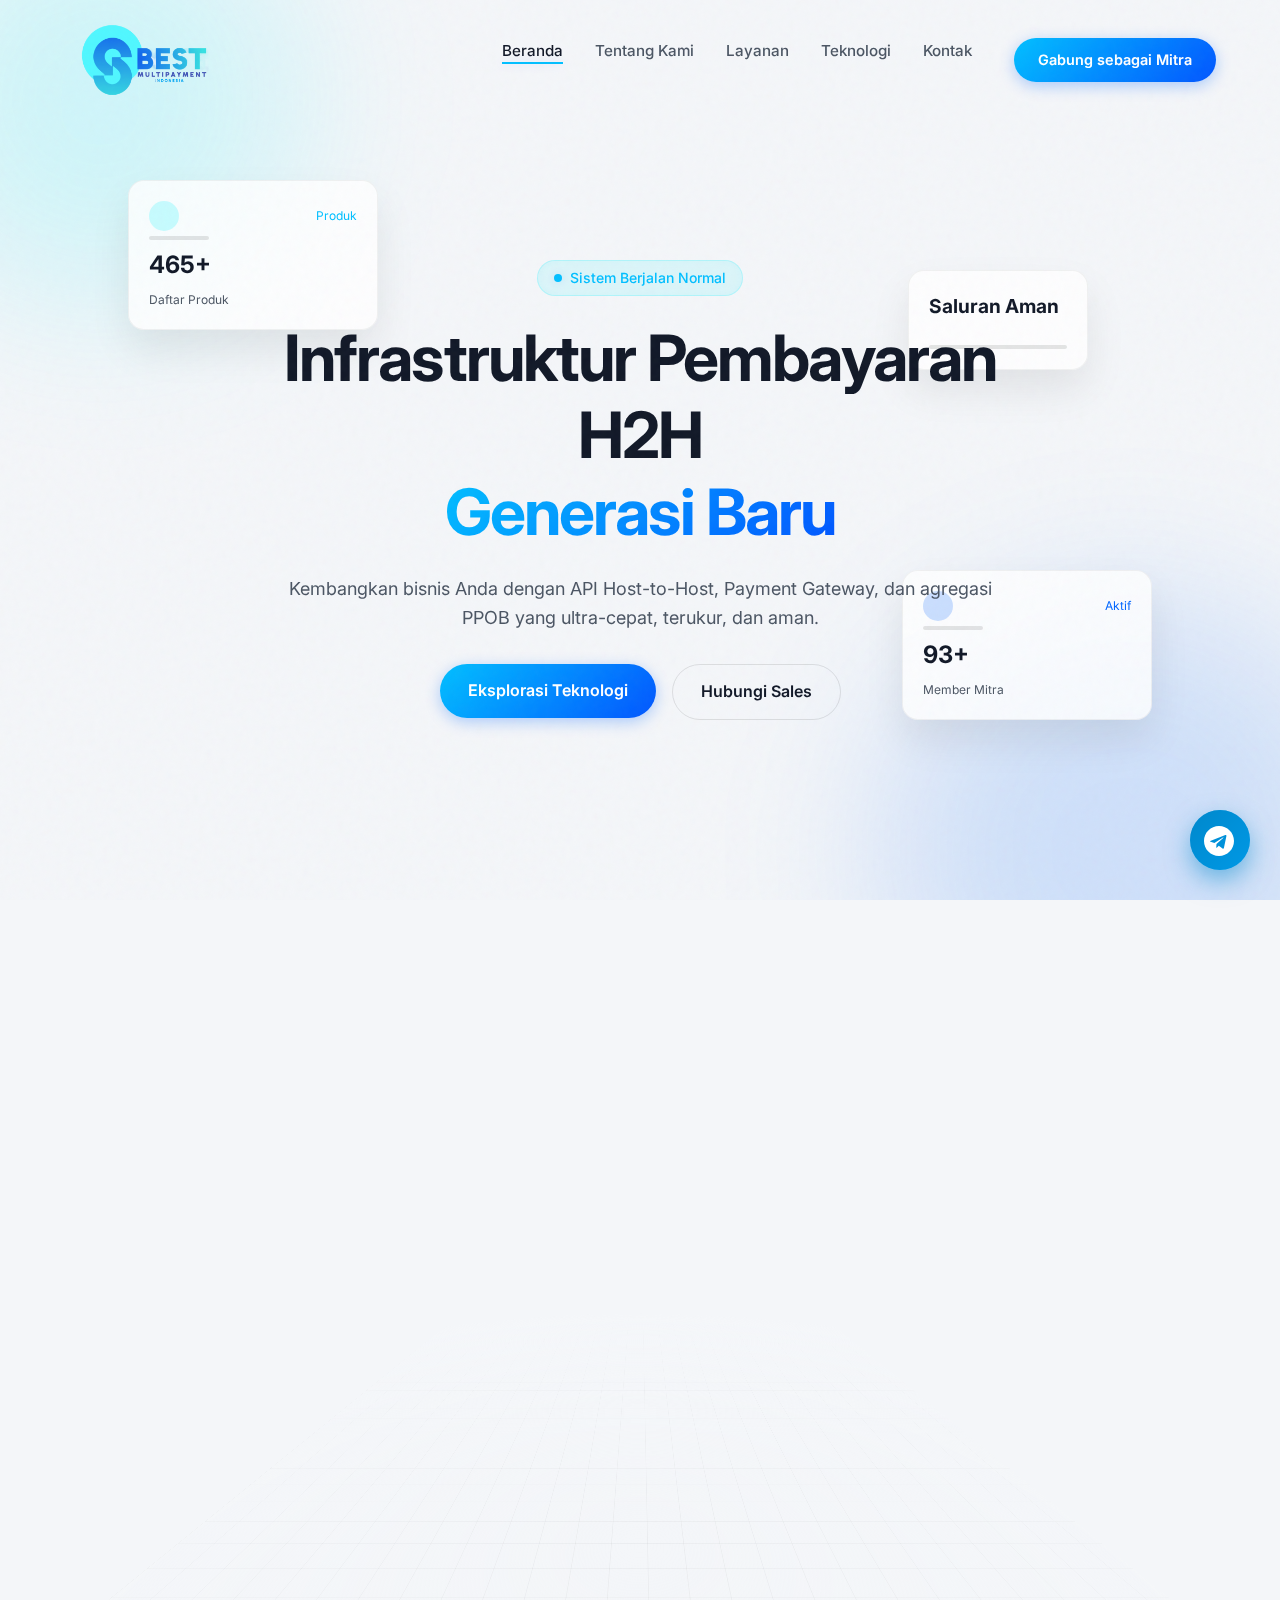
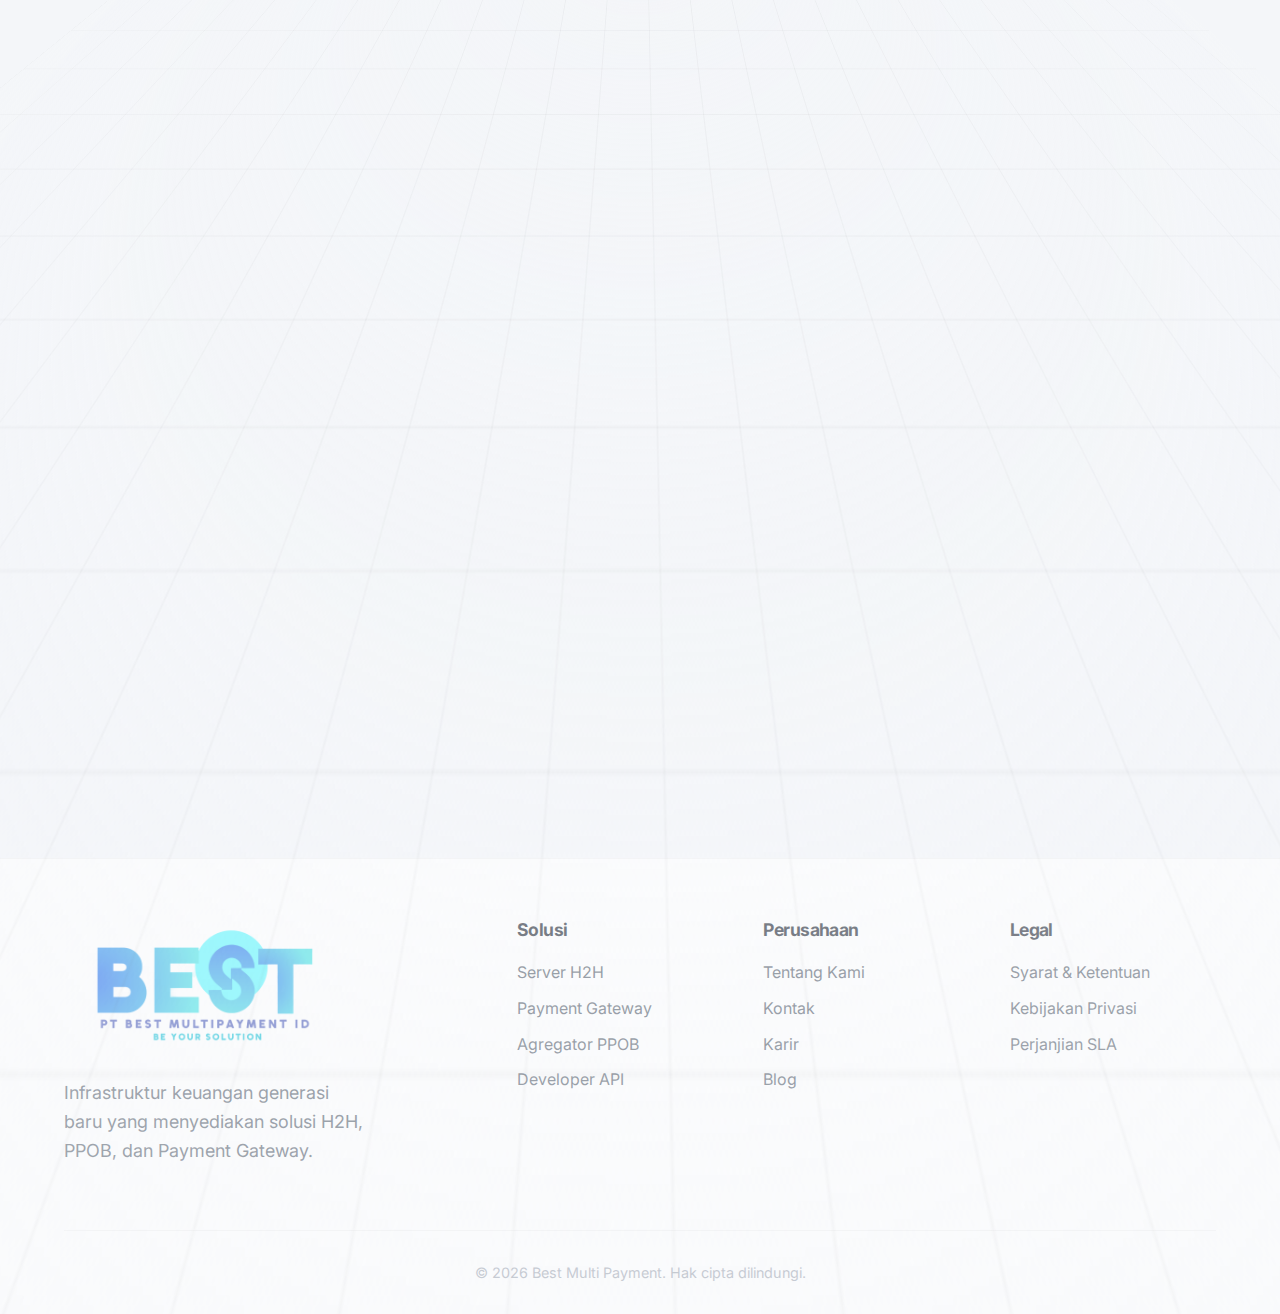
<file: index.html>
<!DOCTYPE html>
<html lang="id" prefix="og: https://ogp.me/ns#">

<head>
  <meta charset="UTF-8">
  <meta name="viewport" content="width=device-width, initial-scale=1.0">

  <!-- Primary SEO Meta Tags -->
  <title>Best Multi Payment | H2H Server, PPOB & Payment Gateway Terbaik Indonesia</title>
  <meta name="title" content="Best Multi Payment | H2H Server, PPOB & Payment Gateway Terbaik Indonesia">
  <meta name="description" content="Best Multi Payment menyediakan layanan H2H Server, Payment Gateway, PPOB, pulsa, token listrik, dan API terpercaya. Uptime 99.99%, transaksi cepat, harga terbaik. Gabung sekarang!">
  <meta name="keywords" content="best multi payment, H2H server, payment gateway, PPOB, pulsa murah, token listrik, API payment, server pulsa, agen pulsa, distributor pulsa, server H2H terbaik, payment gateway Indonesia, top up game, voucher game, paket data, bayar BPJS, bayar PDAM, bestmultipayment">
  <meta name="author" content="Best Multi Payment">
  <meta name="robots" content="index, follow, max-image-preview:large, max-snippet:-1, max-video-preview:-1">
  <meta name="revisit-after" content="7 days">
  <meta name="language" content="Indonesian">
  <meta name="rating" content="general">

  <!-- Canonical URL -->
  <link rel="canonical" href="https://pulsaterbaik.id/">

  <!-- Open Graph / Facebook -->
  <meta property="og:type" content="website">
  <meta property="og:url" content="https://pulsaterbaik.id/">
  <meta property="og:title" content="Best Multi Payment | H2H Server, PPOB & Payment Gateway Terbaik Indonesia">
  <meta property="og:description" content="Best Multi Payment menyediakan layanan H2H Server, Payment Gateway, PPOB, pulsa, token listrik, dan API terpercaya. Uptime 99.99%, transaksi cepat, harga terbaik. Gabung sekarang!">
  <meta property="og:image" content="https://pulsaterbaik.id/assets/logo_best1.png">
  <meta property="og:image:width" content="1200">
  <meta property="og:image:height" content="630">
  <meta property="og:locale" content="id_ID">
  <meta property="og:site_name" content="Best Multi Payment">

  <!-- Twitter Card -->
  <meta name="twitter:card" content="summary_large_image">
  <meta name="twitter:url" content="https://pulsaterbaik.id/">
  <meta name="twitter:title" content="Best Multi Payment | H2H Server, PPOB & Payment Gateway Terbaik Indonesia">
  <meta name="twitter:description" content="Best Multi Payment menyediakan layanan H2H Server, Payment Gateway, PPOB, pulsa, token listrik, dan API terpercaya. Uptime 99.99%, transaksi cepat, harga terbaik.">
  <meta name="twitter:image" content="https://pulsaterbaik.id/assets/logo_best1.png">

  <!-- Geo & Business Info -->
  <meta name="geo.region" content="ID-JB">
  <meta name="geo.placename" content="Bogor, Jawa Barat, Indonesia">
  <meta name="geo.position" content="-6.5944;106.7892">
  <meta name="ICBM" content="-6.5944, 106.7892">

  <!-- JSON-LD Structured Data -->
  <script type="application/ld+json">
  {
    "@context": "https://schema.org",
    "@type": "Organization",
    "name": "Best Multi Payment",
    "alternateName": "BestMP",
    "url": "https://pulsaterbaik.id",
    "logo": "https://pulsaterbaik.id/assets/logo_best1.png",
    "description": "Best Multi Payment menyediakan layanan H2H Server, Payment Gateway, PPOB, pulsa, token listrik, dan API terpercaya di Indonesia.",
    "address": {
      "@type": "PostalAddress",
      "streetAddress": "Perumahan Bumi Mutiara Blok JB 8 no.16, Bojong Kulur",
      "addressLocality": "Bogor",
      "addressRegion": "Jawa Barat",
      "addressCountry": "ID"
    },
    "contactPoint": [
      {
        "@type": "ContactPoint",
        "telephone": "+62851-0263-3377",
        "contactType": "customer support",
        "availableLanguage": "Indonesian",
        "hoursAvailable": "Mo-Su 00:00-23:59"
      }
    ],
    "sameAs": [
      "https://t.me/csbestmp",
      "https://mitra.pulsaterbaik.id"
    ],
    "hasOfferCatalog": {
      "@type": "OfferCatalog",
      "name": "Layanan Best Multi Payment",
      "itemListElement": [
        {"@type": "Offer", "itemOffered": {"@type": "Service", "name": "H2H Server"}},
        {"@type": "Offer", "itemOffered": {"@type": "Service", "name": "Payment Gateway"}},
        {"@type": "Offer", "itemOffered": {"@type": "Service", "name": "Agregator PPOB"}},
        {"@type": "Offer", "itemOffered": {"@type": "Service", "name": "API Pulsa & Data"}}
      ]
    }
  }
  </script>

  <script type="application/ld+json">
  {
    "@context": "https://schema.org",
    "@type": "WebSite",
    "name": "Best Multi Payment",
    "url": "https://pulsaterbaik.id",
    "potentialAction": {
      "@type": "SearchAction",
      "target": "https://pulsaterbaik.id/?s={search_term_string}",
      "query-input": "required name=search_term_string"
    }
  }
  </script>

  <!-- Fonts -->
  <link rel="preconnect" href="https://fonts.googleapis.com">
  <link rel="preconnect" href="https://fonts.gstatic.com" crossorigin>
  <link href="https://fonts.googleapis.com/css2?family=Inter:wght@300;400;500;600;700;800;900&display=swap"
    rel="stylesheet">

  <!-- Custom CSS -->
  <link rel="stylesheet" href="css/style.css">
</head>

<body>

  <!-- Navbar -->
  <nav class="navbar">
    <div class="container nav-container">
      <a href="index.html" class="logo">
        <img src="assets/logo_best1.png" alt="Best Multi Payment"
          style="height: 80px; max-width: 100%; object-fit: contain;">
      </a>
      <button class="mobile-menu-toggle" aria-label="Toggle Menu">
        <span></span><span></span><span></span>
      </button>
      <ul class="nav-links">
        <li><a href="index.html" class="nav-link active">Beranda</a></li>
        <li><a href="about.html" class="nav-link">Tentang Kami</a></li>
        <li><a href="services.html" class="nav-link">Layanan</a></li>
        <li><a href="technology.html" class="nav-link">Teknologi</a></li>
        <li><a href="contact.html" class="nav-link">Kontak</a></li>
        <li><a href="https://mitra.pulsaterbaik.id/" class="btn btn-primary btn-nav">Gabung sebagai Mitra</a></li>
      </ul>
    </div>
  </nav>

  <!-- Animated Grid Background -->
  <div class="bg-grid"></div>

  <!-- Hero Section -->
  <section class="hero">
    <!-- Light Orbs -->
    <div class="orb orb-1"></div>
    <div class="orb orb-2"></div>

    <!-- Floating Cards -->
    <div class="hero-float-container">
      <div class="float-card fc-1">
        <div class="fc-header">
          <div class="fc-icon"></div>
          <span style="color:var(--neon-cyan); font-size:12px;">Produk</span>
        </div>
        <div class="fc-line"></div>
        <div class="fc-amount"><span class="counter-val" data-target="500">0</span>+</div>
        <div style="font-size:12px; color:var(--text-secondary);">Daftar Produk</div>
      </div>
      <div class="float-card fc-2">
        <div class="fc-header">
          <div class="fc-icon" style="background: rgba(0, 102, 255, 0.2)"></div>
          <span style="color:#0066ff; font-size:12px;">Aktif</span>
        </div>
        <div class="fc-line"></div>
        <div class="fc-amount"><span class="counter-val" data-target="100">0</span>+</div>
        <div style="font-size:12px; color:var(--text-secondary);">Member Mitra</div>
      </div>
      <div class="float-card fc-3">
        <div class="fc-amount" style="font-size: 1.2rem; margin-bottom: 5px;">Saluran Aman</div>
        <div class="fc-line" style="width: 100%;"></div>
      </div>
    </div>

    <div class="container hero-content reveal">
      <div class="hero-badges">
        <div class="hero-badge-dot"></div>
        Sistem Berjalan Normal
      </div>
      <h1>Infrastruktur Pembayaran H2H <br><span class="text-gradient">Generasi Baru</span></h1>
      <p>Kembangkan bisnis Anda dengan API Host-to-Host, Payment Gateway, dan agregasi PPOB yang ultra-cepat, terukur,
        dan aman.</p>

      <div class="btn-group">
        <div class="magnetic-wrap">
          <a href="technology.html" class="btn btn-primary">Eksplorasi Teknologi</a>
        </div>
        <div class="magnetic-wrap">
          <a href="contact.html" class="btn btn-outline">Hubungi Sales</a>
        </div>
      </div>
    </div>
  </section>

  <!-- Stats Section -->
  <section class="section" style="padding-top: 0;">
    <div class="container">
      <div class="grid grid-4 text-center reveal">
        <div class="glass-panel tilt-card">
          <div class="tilt-card-inner">
            <h2 class="text-gradient counter-val" data-target="500" style="margin-bottom: 5px;">0</h2>
            <p style="margin: 0; font-size: 0.9rem;">+ Integrasi Biller</p>
          </div>
        </div>
        <div class="glass-panel tilt-card">
          <div class="tilt-card-inner">
            <h2 class="text-gradient counter-val" data-target="15" style="margin-bottom: 5px;">0</h2>
            <p style="margin: 0; font-size: 0.9rem;">ms Rata-rata Respons</p>
          </div>
        </div>
        <div class="glass-panel tilt-card">
          <div class="tilt-card-inner">
            <h2 class="text-gradient counter-val" data-target="99" style="margin-bottom: 5px;">0</h2>
            <p style="margin: 0; font-size: 0.9rem;">.99% Uptime</p>
          </div>
        </div>
        <div class="glass-panel tilt-card">
          <div class="tilt-card-inner">
            <h2 class="text-gradient counter-val" data-target="10" style="margin-bottom: 5px;">0</h2>
            <p style="margin: 0; font-size: 0.9rem;">Juta+ Trx Harian</p>
          </div>
        </div>
      </div>
    </div>
  </section>

  <!-- Core Features Section -->
  <section class="section">
    <div class="container">
      <div class="reveal" style="text-align: center; margin-bottom: 60px;">
        <h2>Dirancang untuk <span class="text-gradient">Skala Besar</span></h2>
        <p style="max-width: 600px; margin: 0 auto;">Arsitektur kami dibangun dari awal untuk menangani volume transaksi
          masif dengan latensi minimal.</p>
      </div>

      <div class="grid grid-3">
        <div class="glass-panel reveal tilt-card">
          <div class="tilt-card-inner">
            <h3 style="color: var(--neon-cyan);">Server H2H</h3>
            <p>Integrasi host-to-host langsung menggunakan protokol standar ISO 8583, JSON, atau XML untuk fleksibilitas
              maksimal.</p>
            <div class="neon-line"></div>
            <a href="technology.html" style="color: var(--text-primary); font-weight: 500;">Pelajari lebih lanjut
              &rarr;</a>
          </div>
        </div>

        <div class="glass-panel reveal tilt-card" style="transition-delay: 0.1s;">
          <div class="tilt-card-inner">
            <h3 style="color: var(--neon-blue);">Payment Gateway</h3>
            <p>API terpadu untuk Virtual Account, QRIS, E-Wallet, dan Gerai Retail dengan notifikasi callback real-time.
            </p>
            <div class="neon-line"></div>
            <a href="services.html" style="color: var(--text-primary); font-weight: 500;">Pelajari lebih lanjut
              &rarr;</a>
          </div>
        </div>

        <div class="glass-panel reveal tilt-card" style="transition-delay: 0.2s;">
          <div class="tilt-card-inner">
            <h3 style="color: var(--neon-purple);">Mesin PPOB</h3>
            <p>Agregasi produk digital komprehensif termasuk pulsa prabayar, paket data, tagihan utilitas, dan lainnya.
            </p>
            <div class="neon-line"></div>
            <a href="services.html" style="color: var(--text-primary); font-weight: 500;">Pelajari lebih lanjut
              &rarr;</a>
          </div>
        </div>
      </div>
    </div>
  </section>

  <!-- CTA Section -->
  <section class="section">
    <div class="container">
      <div class="glass-panel reveal text-center"
        style="background: linear-gradient(135deg, rgba(0, 240, 255, 0.05), rgba(0, 102, 255, 0.1)); border-color: rgba(0, 240, 255, 0.2);">
        <h2>Siap untuk meningkatkan infrastruktur Anda?</h2>
        <p style="margin-bottom: 30px;">Bergabunglah dengan perusahaan fintech terkemuka yang menggunakan Best Multi
          Payment.</p>
        <div class="magnetic-wrap">
          <a href="contact.html" class="btn btn-primary">Dapatkan API Key</a>
        </div>
      </div>
    </div>
  </section>

  <!-- Footer -->
  <footer class="footer">
    <div class="container">
      <div class="footer-grid">
        <div>
          <div class="logo footer-logo">
            <img src="assets/logo_best2.png" alt="Best Multi Payment"
              style="height: 140px; max-width: 100%; object-fit: contain;">
          </div>
          <p class="footer-desc">Infrastruktur keuangan generasi baru yang menyediakan solusi H2H, PPOB, dan Payment
            Gateway.</p>
        </div>
        <div>
          <h4>Solusi</h4>
          <ul>
            <li><a href="services.html">Server H2H</a></li>
            <li><a href="services.html">Payment Gateway</a></li>
            <li><a href="services.html">Agregator PPOB</a></li>
            <li><a href="technology.html">Developer API</a></li>
          </ul>
        </div>
        <div>
          <h4>Perusahaan</h4>
          <ul>
            <li><a href="about.html">Tentang Kami</a></li>
            <li><a href="contact.html">Kontak</a></li>
            <li><a href="#">Karir</a></li>
            <li><a href="#">Blog</a></li>
          </ul>
        </div>
        <div>
          <h4>Legal</h4>
          <ul>
            <li><a href="#">Syarat & Ketentuan</a></li>
            <li><a href="#">Kebijakan Privasi</a></li>
            <li><a href="#">Perjanjian SLA</a></li>
          </ul>
        </div>
      </div>
      <div class="footer-bottom">
        &copy; 2026 Best Multi Payment. Hak cipta dilindungi.
      </div>
    </div>
  </footer>

  <!-- Custom Vanilla JS -->
  <script src="js/script.js"></script>
  <!-- Floating Telegram Widget -->
  <a href="https://t.me/csbestmp" target="_blank" class="floating-telegram" aria-label="Chat with us on Telegram">
    <svg viewBox="0 0 24 24" xmlns="http://www.w3.org/2000/svg">
      <path
        d="M12 0C5.373 0 0 5.373 0 12s5.373 12 12 12 12-5.373 12-12S18.627 0 12 0zm5.894 8.221l-1.97 9.28c-.145.658-.537.818-1.084.508l-3-2.21-1.446 1.394c-.14.18-.357.295-.6.295-.002 0-.003 0-.005 0l.213-3.054 5.56-5.022c.24-.213-.054-.334-.373-.121l-6.869 4.326-2.96-.924c-.64-.203-.658-.64.135-.954l11.566-4.458c.538-.196 1.006.128.832.941z" />
    </svg>
  </a>
</body>

</html>
</file>
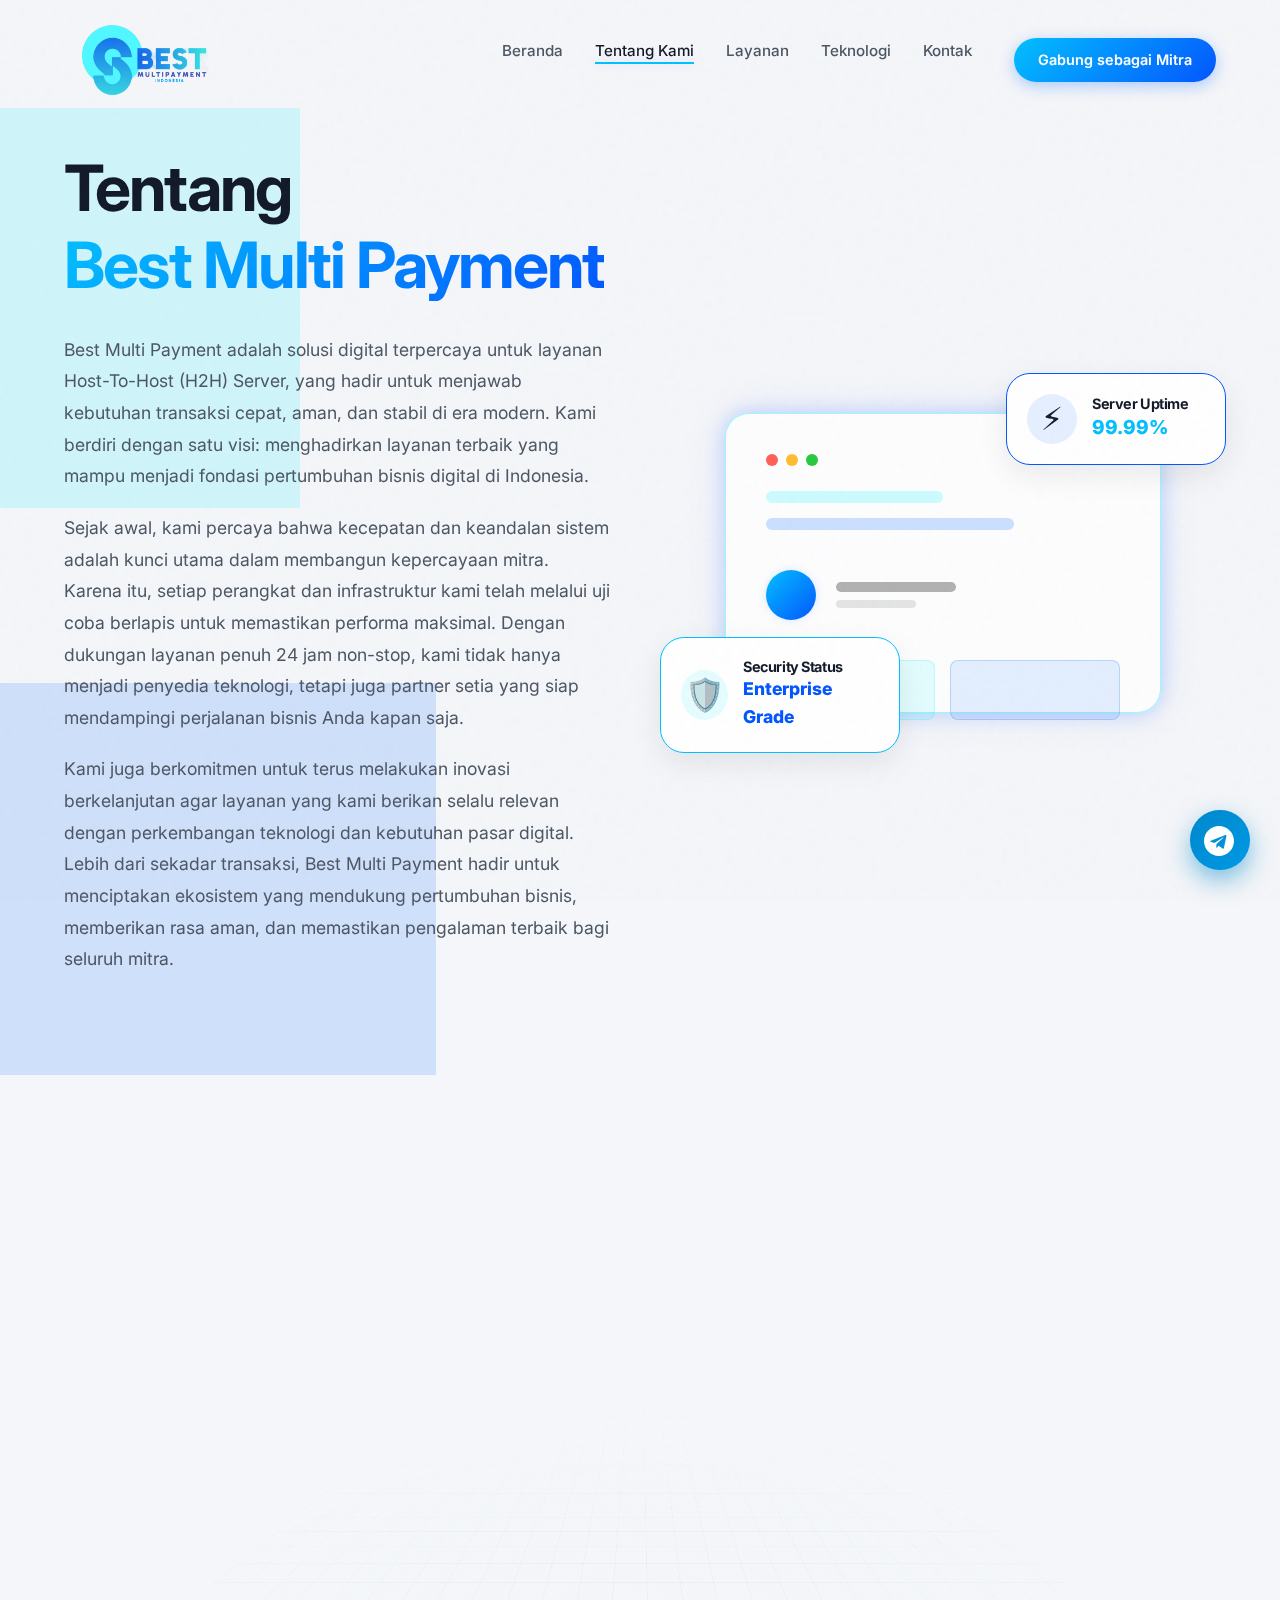
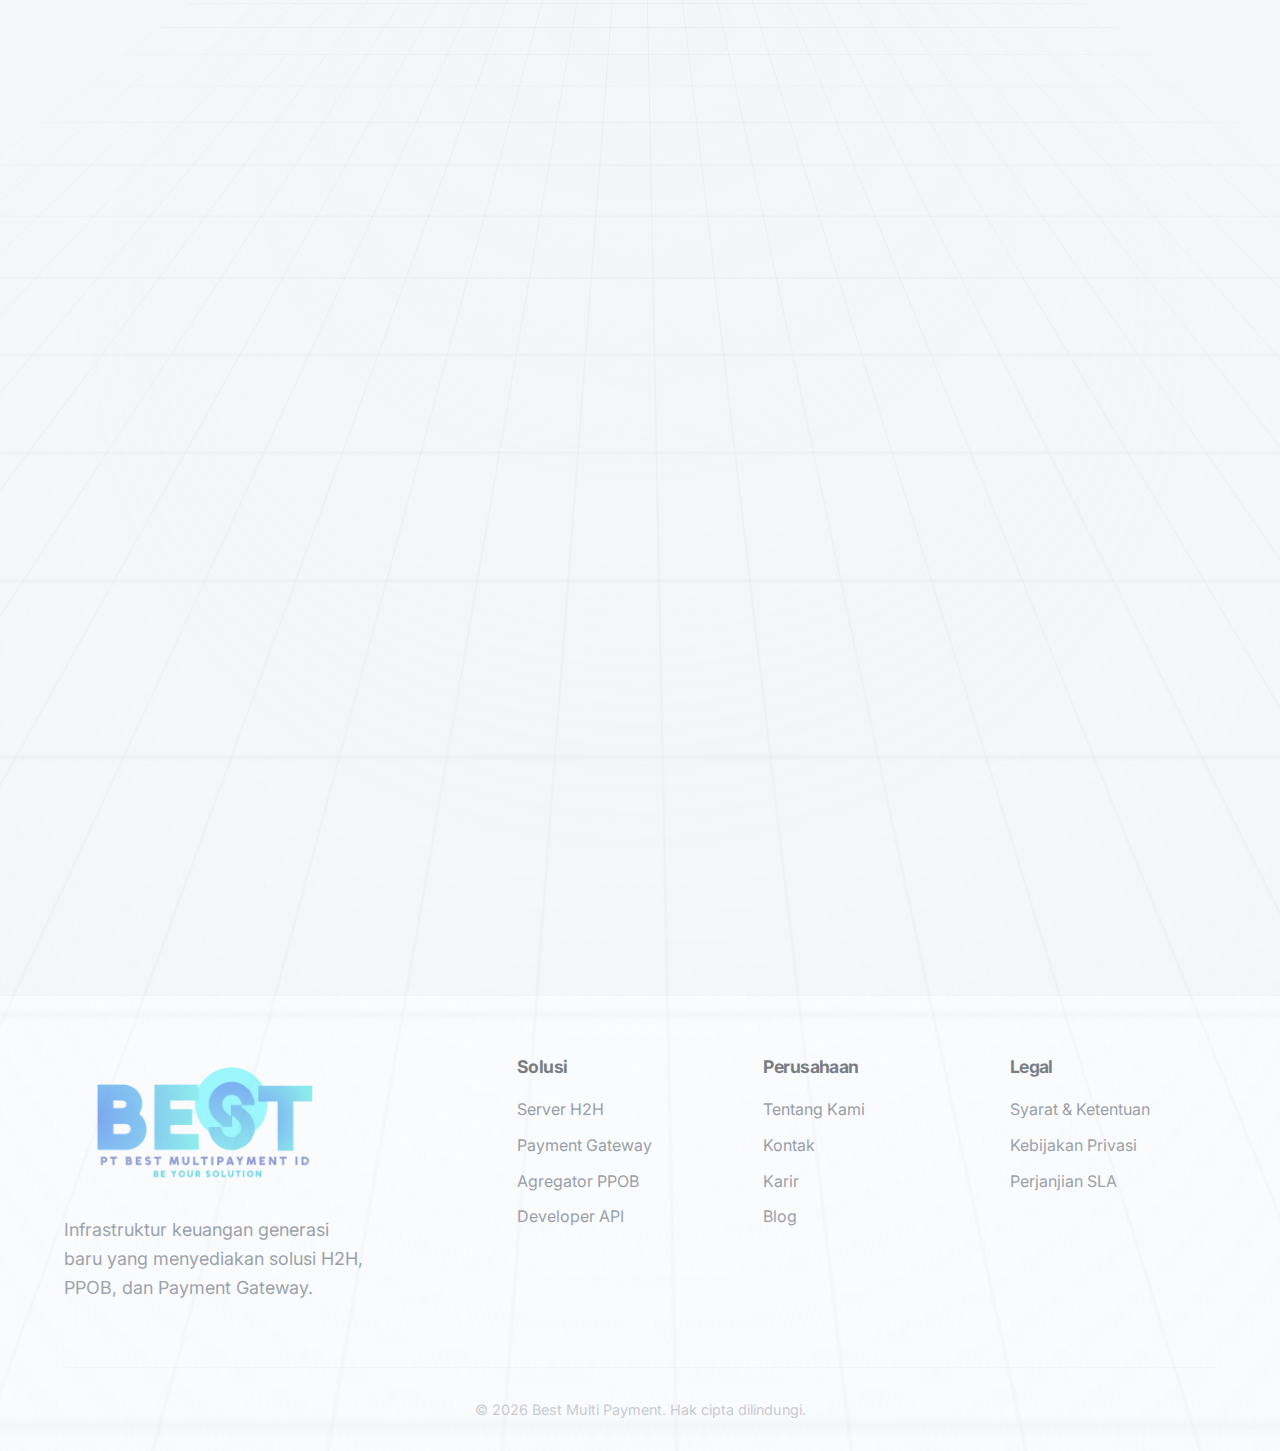
<file: about.html>
<!DOCTYPE html>
<html lang="en">

<head>
  <meta charset="UTF-8">
  <meta name="viewport" content="width=device-width, initial-scale=1.0">
  <title>About Us - Best Multi Payment</title>
  <link rel="preconnect" href="https://fonts.googleapis.com">
  <link rel="preconnect" href="https://fonts.gstatic.com" crossorigin>
  <link href="https://fonts.googleapis.com/css2?family=Inter:wght@300;400;500;600;700;800;900&display=swap"
    rel="stylesheet">
  <link rel="stylesheet" href="css/style.css">
  <style>
    .clients-grid {
      display: grid;
      grid-template-columns: repeat(6, 1fr);
      gap: 30px;
      align-items: center;
      justify-items: center;
      padding: 50px;
      background: var(--bg-panel);
      border: 1px solid rgba(0, 0, 0, 0.05);
      border-radius: var(--border-radius-lg);
      box-shadow: var(--glow-sm);
    }

    .clients-grid img {
      width: 100%;
      max-width: 140px;
      height: 70px;
      object-fit: contain;
      filter: grayscale(100%) opacity(0.6);
      transition: all 0.4s cubic-bezier(0.175, 0.885, 0.32, 1.275);
    }

    .clients-grid img:hover {
      filter: grayscale(0%) opacity(1);
      transform: scale(1.15) translateY(-5px);
    }

    @media (max-width: 992px) {
      .clients-grid {
        grid-template-columns: repeat(4, 1fr);
        gap: 20px;
        padding: 30px;
      }
    }

    @media (max-width: 768px) {
      .clients-grid {
        grid-template-columns: repeat(3, 1fr);
      }
    }

    @media (max-width: 480px) {
      .clients-grid {
        grid-template-columns: repeat(2, 1fr);
      }
    }
  </style>
</head>

<body>

  <nav class="navbar">
    <div class="container nav-container">
      <a href="index.html" class="logo">
        <img src="assets/logo_best1.png" alt="Best Multi Payment"
          style="height: 80px; max-width: 100%; object-fit: contain;">
      </a>
      <button class="mobile-menu-toggle" aria-label="Toggle Menu">
        <span></span><span></span><span></span>
      </button>
      <ul class="nav-links">
        <li><a href="index.html" class="nav-link">Beranda</a></li>
        <li><a href="about.html" class="nav-link active">Tentang Kami</a></li>
        <li><a href="services.html" class="nav-link">Layanan</a></li>
        <li><a href="technology.html" class="nav-link">Teknologi</a></li>
        <li><a href="contact.html" class="nav-link">Kontak</a></li>
        <li><a href="https://mitra.pulsaterbaik.id/" class="btn btn-primary btn-nav">Gabung sebagai Mitra</a></li>
      </ul>
    </div>
  </nav>

  <div class="bg-grid"></div>

  <section class="section" style="padding-top: 150px; position: relative; overflow: hidden;">
    <!-- Animated Orbs -->
    <div class="orb-1" style="position: absolute; top: 10%; right: 10%; animation: float 6s ease-in-out infinite;">
    </div>
    <div class="orb-2"
      style="position: absolute; bottom: -10%; left: -5%; animation: float 8s ease-in-out infinite reverse;"></div>

    <div class="container">
      <div class="grid grid-2" style="align-items: center; gap: 60px;">
        <div class="reveal">
          <h1 style="text-align: left; margin-bottom: 30px;">Tentang <span class="text-gradient">Best Multi
              Payment</span>
          </h1>
          <p style="margin-bottom: 20px; font-size: 1.1rem; line-height: 1.8; color: var(--text-secondary);">Best Multi
            Payment adalah solusi digital terpercaya untuk layanan Host-To-Host (H2H) Server, yang hadir untuk menjawab
            kebutuhan transaksi cepat, aman, dan stabil di era modern. Kami berdiri dengan satu visi: menghadirkan
            layanan terbaik yang mampu menjadi fondasi pertumbuhan bisnis digital di Indonesia.</p>
          <p style="margin-bottom: 20px; font-size: 1.1rem; line-height: 1.8; color: var(--text-secondary);">Sejak awal,
            kami percaya bahwa kecepatan dan keandalan sistem adalah kunci utama dalam membangun kepercayaan mitra.
            Karena itu, setiap perangkat dan infrastruktur kami telah melalui uji coba berlapis untuk memastikan
            performa maksimal. Dengan dukungan layanan penuh 24 jam non-stop, kami tidak hanya menjadi penyedia
            teknologi, tetapi juga partner setia yang siap mendampingi perjalanan bisnis Anda kapan saja.</p>
          <p style="margin: 0; font-size: 1.1rem; line-height: 1.8; color: var(--text-secondary);">Kami juga berkomitmen
            untuk terus melakukan inovasi berkelanjutan agar layanan yang kami berikan selalu relevan dengan
            perkembangan teknologi dan kebutuhan pasar digital. Lebih dari sekadar transaksi, Best Multi Payment hadir
            untuk
            menciptakan ekosistem yang mendukung pertumbuhan bisnis, memberikan rasa aman, dan memastikan pengalaman
            terbaik bagi seluruh mitra.</p>
        </div>

        <!-- Animated Graphic -->
        <div class="hero-graphic reveal"
          style="position: relative; height: 500px; display: flex; justify-content: center; align-items: center;">
          <div class="glass-panel"
            style="width: 80%; height: 60%; position: absolute; animation: float 6s ease-in-out infinite; border-color: rgba(0, 240, 255, 0.4); box-shadow: var(--glow-md);">
            <!-- UI simulation -->
            <div style="display: flex; gap: 8px; margin-bottom: 25px;">
              <div style="width: 12px; height: 12px; border-radius: 50%; background: #ff5f56;"></div>
              <div style="width: 12px; height: 12px; border-radius: 50%; background: #ffbd2e;"></div>
              <div style="width: 12px; height: 12px; border-radius: 50%; background: #27c93f;"></div>
            </div>
            <div
              style="height: 12px; width: 50%; background: rgba(0,240,255,0.2); border-radius: 6px; margin-bottom: 15px;">
            </div>
            <div
              style="height: 12px; width: 70%; background: rgba(0,102,255,0.2); border-radius: 6px; margin-bottom: 40px;">
            </div>

            <div style="display: flex; gap: 20px; align-items: center;">
              <div
                style="width: 50px; height: 50px; border-radius: 50%; background: var(--grad-primary); animation: spin 4s linear infinite; box-shadow: var(--glow-sm);">
              </div>
              <div>
                <div
                  style="height: 10px; width: 120px; background: rgba(0,0,0,0.3); border-radius: 5px; margin-bottom: 8px;">
                </div>
                <div style="height: 8px; width: 80px; background: rgba(0,0,0,0.1); border-radius: 4px;"></div>
              </div>
            </div>

            <div style="margin-top: 40px; display: grid; grid-template-columns: 1fr 1fr; gap: 15px;">
              <div
                style="height: 60px; background: rgba(0,240,255,0.1); border-radius: var(--border-radius-sm); border: 1px solid rgba(0,240,255,0.2);">
              </div>
              <div
                style="height: 60px; background: rgba(0,102,255,0.1); border-radius: var(--border-radius-sm); border: 1px solid rgba(0,102,255,0.2);">
              </div>
            </div>
          </div>

          <!-- Floating UI Element 1 -->
          <div class="glass-panel"
            style="position: absolute; right: -10px; top: 60px; width: 220px; padding: 20px; animation: float 5s ease-in-out infinite 1s; z-index: 2; border-color: var(--neon-blue); background: var(--bg-panel-hover);">
            <div style="display: flex; align-items: center; gap: 15px;">
              <div
                style="font-size: 2rem; background: rgba(0,102,255,0.1); border-radius: 50%; width: 50px; height: 50px; display: flex; align-items: center; justify-content: center;">
                ⚡</div>
              <div>
                <h4 style="margin: 0; color: var(--text-primary); font-size: 0.9rem;">Server Uptime</h4>
                <p style="margin: 0; color: var(--neon-cyan); font-weight: 800; font-size: 1.2rem;">99.99%</p>
              </div>
            </div>
          </div>

          <!-- Floating UI Element 2 -->
          <div class="glass-panel"
            style="position: absolute; left: -10px; bottom: 60px; width: 240px; padding: 20px; animation: float 7s ease-in-out infinite 0.5s; z-index: 2; border-color: var(--neon-cyan); background: var(--bg-panel-hover);">
            <div style="display: flex; align-items: center; gap: 15px;">
              <div
                style="font-size: 2rem; background: rgba(0,240,255,0.1); border-radius: 50%; width: 50px; height: 50px; display: flex; align-items: center; justify-content: center;">
                🛡️</div>
              <div>
                <h4 style="margin: 0; color: var(--text-primary); font-size: 0.9rem;">Security Status</h4>
                <p style="margin: 0; color: var(--neon-blue); font-weight: 800; font-size: 1.1rem;">Enterprise Grade</p>
              </div>
            </div>
          </div>
        </div>
      </div>
    </div>
  </section>

  <section class="section pt-0">
    <div class="container">
      <h2 class="text-center reveal" style="margin-bottom: 50px;">Keunggulan Best Multi Payment</h2>
      <div class="grid grid-2">
        <div class="glass-panel reveal tilt-card">
          <div class="tilt-card-inner">
            <h3 style="color: var(--neon-cyan);">Layanan 24/7 Non-Stop</h3>
            <p>Nikmati kenyamanan transaksi tanpa batas waktu. Tim support dan server kami selalu aktif 24 jam setiap
              hari, siap mendukung kebutuhan bisnis Anda kapan saja.</p>
          </div>
        </div>
        <div class="glass-panel reveal tilt-card" style="transition-delay: 0.1s;">
          <div class="tilt-card-inner">
            <h3 style="color: var(--neon-cyan);">Server Cepat & Stabil</h3>
            <p>Dengan infrastruktur handal yang sudah melalui uji coba ketat, kami menjamin kecepatan dan stabilitas
              server untuk setiap transaksi agar bisnis Anda berjalan lancar tanpa hambatan.</p>
          </div>
        </div>
        <div class="glass-panel reveal tilt-card" style="transition-delay: 0.2s;">
          <div class="tilt-card-inner">
            <h3 style="color: var(--neon-cyan);">Keamanan Terpercaya</h3>
            <p>Keamanan data dan transaksi adalah prioritas utama. Sistem kami dirancang dengan proteksi maksimal agar
              mitra dan pelanggan merasa aman dan terlindungi.</p>
          </div>
        </div>
        <div class="glass-panel reveal tilt-card" style="transition-delay: 0.3s;">
          <div class="tilt-card-inner">
            <h3 style="color: var(--neon-cyan);">Daftar Produk Kami</h3>
            <p>Kami menyediakan berbagai macam produk pulsa terbaik untuk memenuhi kebutuhan Anda. Dari pulsa murah
              hingga pulsa besar, kami memiliki produk yang sesuai dengan kebutuhan Anda, dan kami siap melayani Anda
              dengan layanan terbaik.</p>
          </div>
        </div>
      </div>
    </div>
  </section>

  <section class="section pt-0">
    <div class="container">
      <h2 class="text-center reveal" style="margin-bottom: 50px;">Produk Kami</h2>
      <div class="clients-grid reveal">
        <img src="assets/clients/axis.png" alt="Axis">
        <img src="assets/clients/byu.png" alt="ByU">
        <img src="assets/clients/dana.png" alt="Dana">
        <img src="assets/clients/e-money.png" alt="e-Money">
        <img src="assets/clients/gopay.png" alt="GoPay">
        <img src="assets/clients/indosat.png" alt="Indosat">
        <img src="assets/clients/ovo.png" alt="OVO">
        <img src="assets/clients/pln.png" alt="PLN">
        <img src="assets/clients/shopay.png" alt="ShopeePay">
        <img src="assets/clients/smartfren.png" alt="Smartfren">
        <img src="assets/clients/telkomsel.png" alt="Telkomsel">
        <img src="assets/clients/three.png" alt="Tri">
      </div>
    </div>
  </section>

  <!-- Footer -->
  <footer class="footer">
    <div class="container">
      <div class="footer-grid">
        <div>
          <div class="logo footer-logo">
            <img src="assets/logo_best2.png" alt="Best Multi Payment"
              style="height: 140px; max-width: 100%; object-fit: contain;">
          </div>
          <p class="footer-desc">Infrastruktur keuangan generasi baru yang menyediakan solusi H2H, PPOB, dan Payment
            Gateway.</p>
        </div>
        <div>
          <h4>Solusi</h4>
          <ul>
            <li><a href="services.html">Server H2H</a></li>
            <li><a href="services.html">Payment Gateway</a></li>
            <li><a href="services.html">Agregator PPOB</a></li>
            <li><a href="technology.html">Developer API</a></li>
          </ul>
        </div>
        <div>
          <h4>Perusahaan</h4>
          <ul>
            <li><a href="about.html">Tentang Kami</a></li>
            <li><a href="contact.html">Kontak</a></li>
            <li><a href="#">Karir</a></li>
            <li><a href="#">Blog</a></li>
          </ul>
        </div>
        <div>
          <h4>Legal</h4>
          <ul>
            <li><a href="#">Syarat & Ketentuan</a></li>
            <li><a href="#">Kebijakan Privasi</a></li>
            <li><a href="#">Perjanjian SLA</a></li>
          </ul>
        </div>
      </div>
      <div class="footer-bottom">
        &copy; 2026 Best Multi Payment. Hak cipta dilindungi.
      </div>
    </div>
  </footer>

  <script src="js/script.js"></script>
  <!-- Floating Telegram Widget -->
  <a href="https://t.me/csbestmp" target="_blank" class="floating-telegram" aria-label="Chat with us on Telegram">
    <svg viewBox="0 0 24 24" xmlns="http://www.w3.org/2000/svg">
      <path
        d="M12 0C5.373 0 0 5.373 0 12s5.373 12 12 12 12-5.373 12-12S18.627 0 12 0zm5.894 8.221l-1.97 9.28c-.145.658-.537.818-1.084.508l-3-2.21-1.446 1.394c-.14.18-.357.295-.6.295-.002 0-.003 0-.005 0l.213-3.054 5.56-5.022c.24-.213-.054-.334-.373-.121l-6.869 4.326-2.96-.924c-.64-.203-.658-.64.135-.954l11.566-4.458c.538-.196 1.006.128.832.941z" />
    </svg>
  </a>
</body>

</html>
</file>
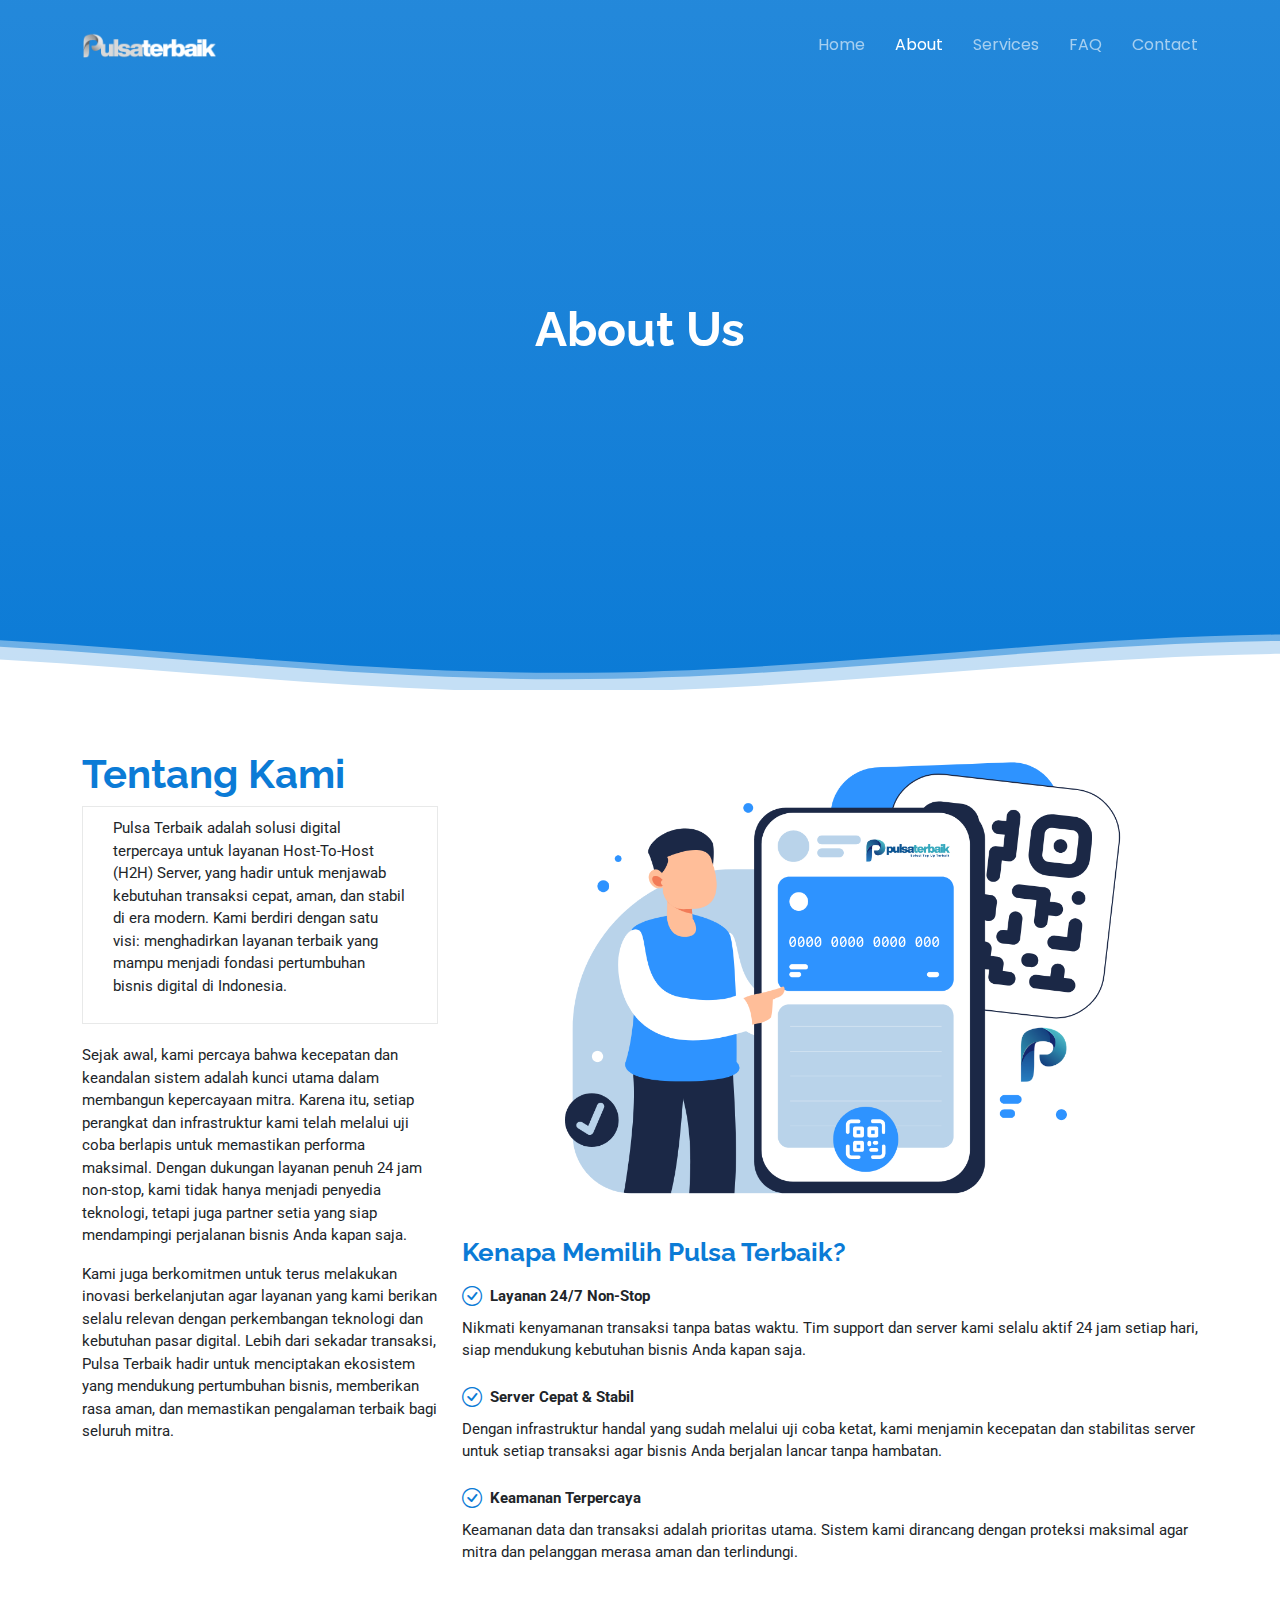
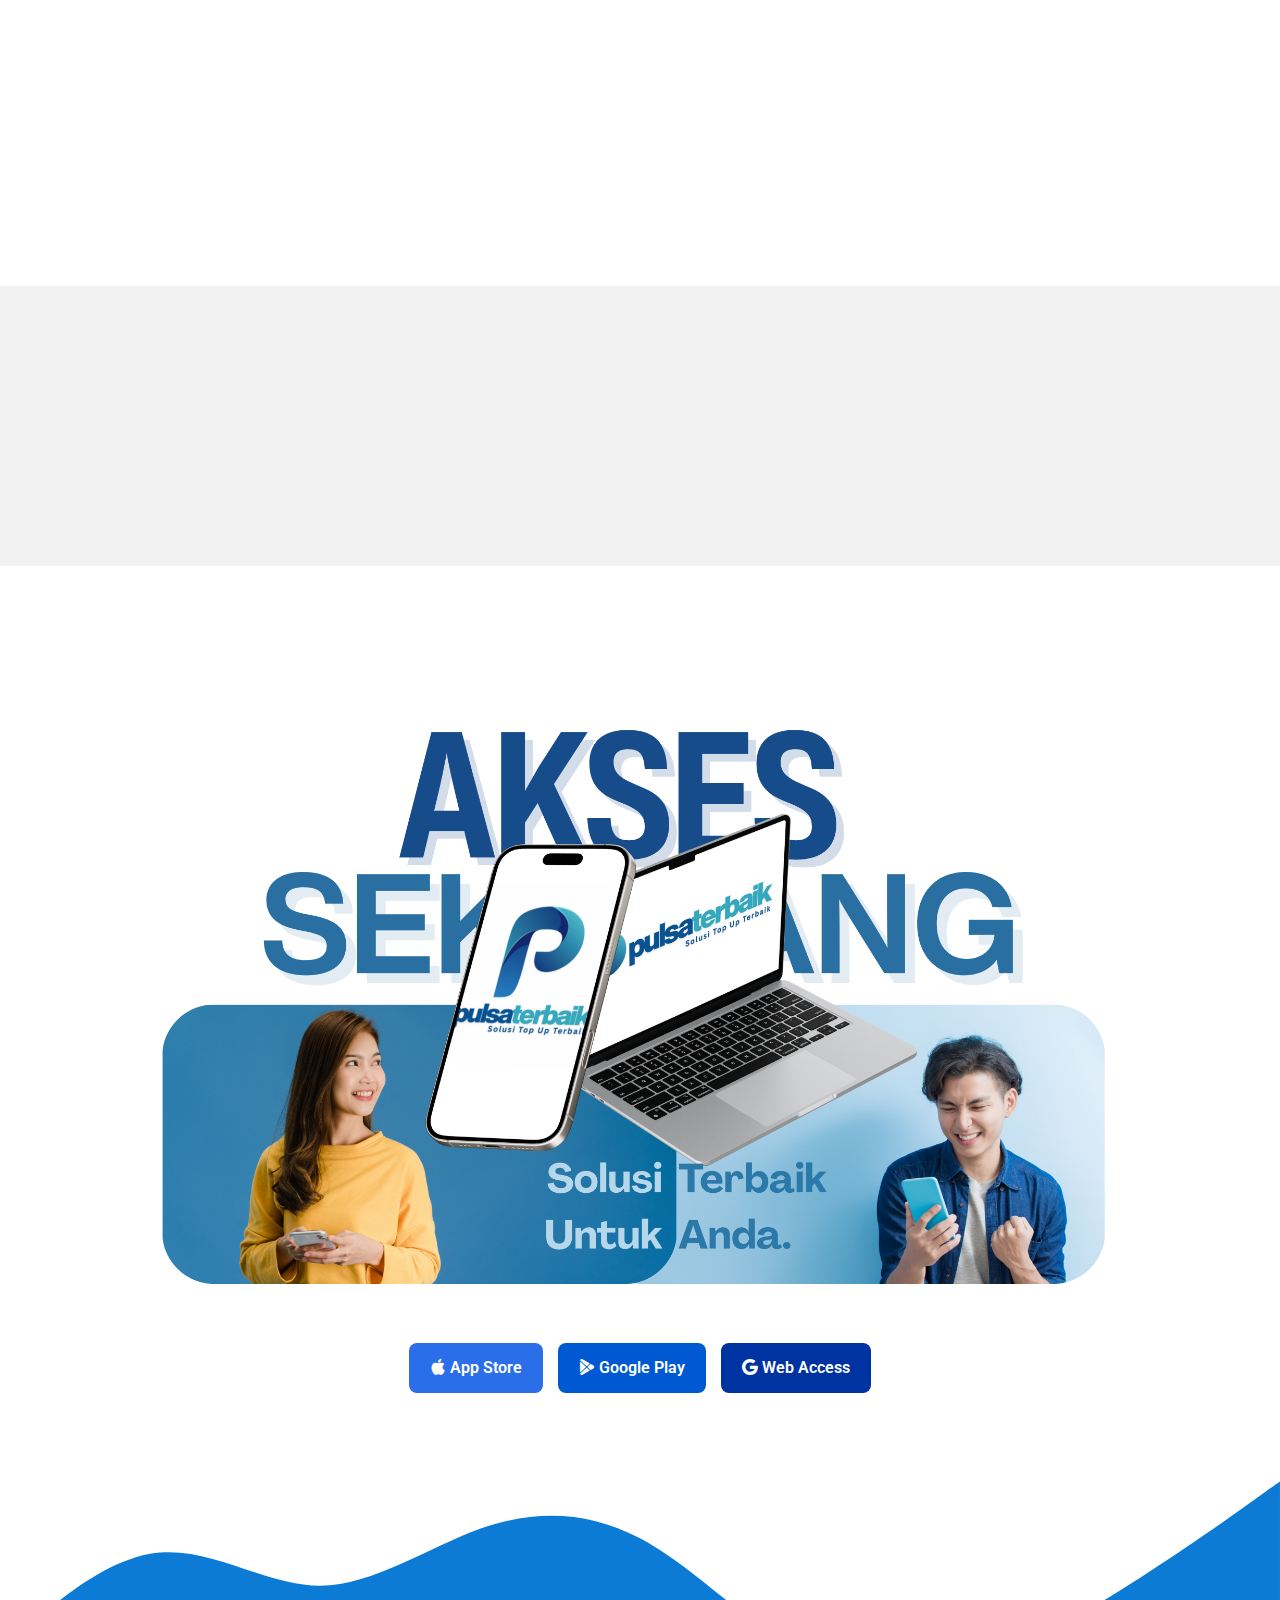
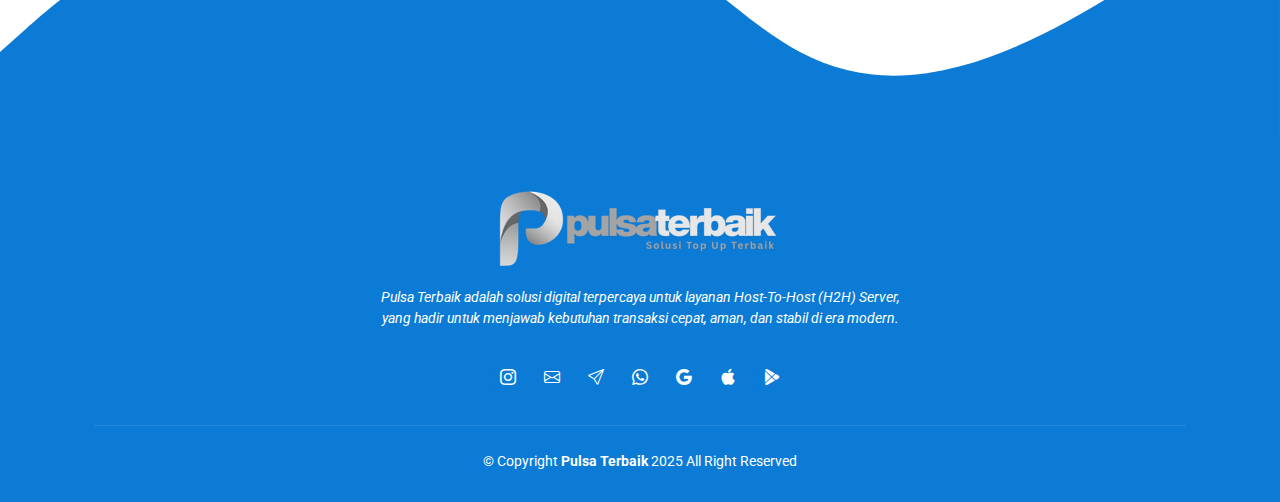
<file: aboutus.html>
<!DOCTYPE html>
<html lang="en">

<head>
  <meta charset="utf-8">
  <meta content="width=device-width, initial-scale=1.0" name="viewport">
  <title>Pulsa Terbaik | About </title>
   <!-- Deskripsi singkat (meta description) -->
    <meta
      name="description"
      content="PULSA TERBAIK adalah perusahaan digital yang bergerak di bidang pendistribusian produk pulsa, paket data internet, dan Payment Point Online Bank (PPOB) dengan layanan H2H yang cepat dan terpercaya."
    />

    <!-- SEO tambahan -->
    <meta
      name="keywords"
      content="pulsa terbaik, paket data internet, PPOB, server H2H, host-to-host, digital solution"
    />
    <meta name="author" content="PULSA TERBAIK" />

    <!-- Open Graph untuk preview di WhatsApp, Facebook -->
    <meta property="og:title" content="PULSA TERBAIK" />
    <meta
      property="og:description"
      content="Distribusi pulsa, paket data internet, dan PPOB dengan layanan H2H cepat dan terpercaya."
    />
    <meta property="og:url" content="https://pulsaterbaik.id" />
    <meta property="og:type" content="website" />
    <meta
      property="og:image"
      content="https://photos.app.goo.gl/d7xNsiXzHiXTALYk8"
    />
    <!-- Favicons -->
    <link rel="icon" type="image/png" sizes="32x32" href="assets/img/favicon.png" />
    <link rel="apple-touch-icon" sizes="180x180" href="assets/img/apple-touch-icon.png" />
    <meta name="theme-color" content="#ffffff" />

  <!-- Fonts -->
  <link href="https://fonts.googleapis.com" rel="preconnect">
  <link href="https://fonts.gstatic.com" rel="preconnect" crossorigin>
  <link href="https://fonts.googleapis.com/css2?family=Roboto:ital,wght@0,100;0,300;0,400;0,500;0,700;0,900;1,100;1,300;1,400;1,500;1,700;1,900&family=Poppins:ital,wght@0,100;0,200;0,300;0,400;0,500;0,600;0,700;0,800;0,900;1,100;1,200;1,300;1,400;1,500;1,600;1,700;1,800;1,900&family=Raleway:ital,wght@0,100;0,200;0,300;0,400;0,500;0,600;0,700;0,800;0,900;1,100;1,200;1,300;1,400;1,500;1,600;1,700;1,800;1,900&display=swap" rel="stylesheet">

  <!-- Vendor CSS Files -->
  <link href="assets/vendor/bootstrap/css/bootstrap.min.css" rel="stylesheet">
  <link href="assets/vendor/bootstrap-icons/bootstrap-icons.css" rel="stylesheet">
  <link href="assets/vendor/aos/aos.css" rel="stylesheet">
  <link href="assets/vendor/animate.css/animate.min.css" rel="stylesheet">
  <link href="assets/vendor/glightbox/css/glightbox.min.css" rel="stylesheet">
  <link href="assets/vendor/swiper/swiper-bundle.min.css" rel="stylesheet">

  <!-- Main CSS File -->
  <link href="assets/css/main.css" rel="stylesheet">

  <!-- =======================================================
  * Template Name: Avilon
  * Template URL: https://bootstrapmade.com/avilon-bootstrap-landing-page-template/
  * Updated: Aug 07 2024 with Bootstrap v5.3.3
  * Author: BootstrapMade.com
  * License: https://bootstrapmade.com/license/
  ======================================================== -->
</head>

<body class="service-details-page">

<header id="header" class="header d-flex align-items-center fixed-top">
      <div
        class="container-fluid container-xl position-relative d-flex align-items-center justify-content-between"
      >
        <a href="index.html" class="logo d-flex align-items-center">
          <!-- Uncomment the line below if you also wish to use an image logo -->
          <img src="assets/img/logo-navbar.png" alt="" class="logo"/>
        </a>

        <nav id="navmenu" class="navmenu">
          <ul>
            <li><a href="index.html">Home</a></li>
            <li><a href="aboutus.html" class="active">About</a></li>
            <li><a href="services.html">Services</a></li>
            <li><a href="faq.html">FAQ</a></li>
            <li><a href="contact.html">Contact</a></li>
          </ul>
          <i class="mobile-nav-toggle d-xl-none bi bi-list"></i>
        </nav>
      </div>
    </header>

    <main class="main">
      <!-- Hero Section -->
      <section id="hero" class="hero section dark-background">
        <div
          id="hero-carousel"
          data-bs-interval="5000"
          class="container carousel carousel-fade"
          data-bs-ride="carousel"
        >
          <!-- Slide 1 -->
          <div class="carousel-item active">
            <div class="carousel-container">
              <h2 class="animate__animated animate__fadeInDown">
                About<span> Us</span>
              </h2>
            </div>
          </div>
          </div>
          <!-- <a
            class="carousel-control-prev"
            href="#hero-carousel"
            role="button"
            data-bs-slide="prev"
          >
            <span
              class="carousel-control-prev-icon bi bi-chevron-left"
              aria-hidden="true"
            ></span>
          </a>

          <a
            class="carousel-control-next"
            href="#hero-carousel"
            role="button"
            data-bs-slide="next"
          >
            <span
              class="carousel-control-next-icon bi bi-chevron-right"
              aria-hidden="true"
            ></span>
          </a> -->
        </div>

        <svg
          class="hero-waves"
          xmlns="http://www.w3.org/2000/svg"
          xmlns:xlink="http://www.w3.org/1999/xlink"
          viewBox="0 24 150 28 "
          preserveAspectRatio="none"
        >
          <defs>
            <path
              id="wave-path"
              d="M-160 44c30 0 58-18 88-18s 58 18 88 18 58-18 88-18 58 18 88 18 v44h-352z"
            ></path>
          </defs>
          <g class="wave1">
            <use xlink:href="#wave-path" x="50" y="3"></use>
          </g>
          <g class="wave2">
            <use xlink:href="#wave-path" x="50" y="0"></use>
          </g>
          <g class="wave3">
            <use xlink:href="#wave-path" x="50" y="9"></use>
          </g>
        </svg>
      </section>
      <!-- /Hero Section -->

    <!-- Service Details Section -->
    <section id="service-details" class="service-details section">

      <div class="container">

        <div class="row gy-4">

          <div class="col-lg-4" data-aos="fade-up" data-aos-delay="100">
              <h1> <b>Tentang Kami</b></h1> <b></b>
            <div class="services-list">
            <p>Pulsa Terbaik adalah solusi digital terpercaya untuk layanan Host-To-Host (H2H) Server, yang hadir untuk menjawab kebutuhan transaksi cepat, aman, dan stabil di era modern. Kami berdiri dengan satu visi: menghadirkan layanan terbaik yang mampu menjadi fondasi pertumbuhan bisnis digital di Indonesia.</div>
            <p>Sejak awal, kami percaya bahwa kecepatan dan keandalan sistem adalah kunci utama dalam membangun kepercayaan mitra. Karena itu, setiap perangkat dan infrastruktur kami telah melalui uji coba berlapis untuk memastikan performa maksimal. Dengan dukungan layanan penuh 24 jam non-stop, kami tidak hanya menjadi penyedia teknologi, tetapi juga partner setia yang siap mendampingi perjalanan bisnis Anda kapan saja.</p>
            <p>Kami juga berkomitmen untuk terus melakukan inovasi berkelanjutan agar layanan yang kami berikan selalu relevan dengan perkembangan teknologi dan kebutuhan pasar digital. Lebih dari sekadar transaksi, Pulsa Terbaik hadir untuk menciptakan ekosistem yang mendukung pertumbuhan bisnis, memberikan rasa aman, dan memastikan pengalaman terbaik bagi seluruh mitra.</p>
          
        </div>

          <div class="col-lg-8" data-aos="fade-up" data-aos-delay="200">
            <img src="assets/img/aboutus.png" alt="" class="img-fluid services-img">
            <h3>Kenapa Memilih Pulsa Terbaik?</h3>
            <ul>
              <li><i class="bi bi-check-circle"></i><b>Layanan 24/7 Non-Stop</b></li>
              <p>Nikmati kenyamanan transaksi tanpa batas waktu. Tim support dan server kami selalu aktif 24 jam setiap hari, siap mendukung kebutuhan bisnis Anda kapan saja.</p>
              <li><i class="bi bi-check-circle"></i> <b>Server Cepat & Stabil</b></li>
              <p>Dengan infrastruktur handal yang sudah melalui uji coba ketat, kami menjamin kecepatan dan stabilitas server untuk setiap transaksi agar bisnis Anda berjalan lancar tanpa hambatan.</p>
              <li><i class="bi bi-check-circle"></i> <b>Keamanan Terpercaya</b></li>
              <p>Keamanan data dan transaksi adalah prioritas utama. Sistem kami dirancang dengan proteksi maksimal agar mitra dan pelanggan merasa aman dan terlindungi.</p>
            </ul>
          </div>

        </div>

      </div>

    </section><!-- /Service Details Section -->

    <!-- Gallery Section -->
      <section id="gallery" class="gallery section">
        <!-- Section Title -->
        <div class="container section-title" data-aos="fade-up">
          <h2>Daftar Produk Kami</h2>
          <p>
            Kami menyediakan berbagai macam produk pulsa terbaik untuk memenuhi kebutuhan Anda. Dari pulsa murah hingga pulsa besar, kami memiliki produk yang sesuai dengan kebutuhan Anda. dan kami siap melayani Anda dengan layanan terbaik.
          </p>
        </div>
        <!-- End Section Title -->
         <!-- Clients Section -->
      <section id="clients" class="clients section light-background">
        <div class="container" data-aos="fade-up">
          <div class="row gy-4">
            <div class="col-xl-2 col-md-3 col-3 client-logo">
              <img
                src="assets/img/clients/client-1.png"
                class="img-fluid"
                alt=""
              />
            </div>
            <!-- End Client Item -->

            <div class="col-xl-2 col-md-3 col-6 client-logo">
              <img
                src="assets/img/clients/client-2.png"
                class="img-fluid"
                alt=""
              />
            </div>
            <!-- End Client Item -->

            <div class="col-xl-2 col-md-3 col-3 client-logo">
              <img
                src="assets/img/clients/client-3.png"
                class="img-fluid"
                alt=""
              />
            </div>
            <!-- End Client Item -->

            <div class="col-xl-2 col-md-3 col-3 client-logo">
              <img
                src="assets/img/clients/client-4.png"
                class="img-fluid"
                alt=""
              />
            </div>
            <!-- End Client Item -->

            <div class="col-xl-2 col-md-3 col-3 client-logo">
              <img
                src="assets/img/clients/client-5.png"
                class="img-fluid"
                alt=""
              />
            </div>
            <!-- End Client Item -->

            <div class="col-xl-2 col-md-3 col-3 client-logo">
              <img
                src="assets/img/clients/client-6.png"
                class="img-fluid"
                alt=""
              />
            </div>
            <!-- End Client Item -->
             <div class="col-xl-2 col-md-3 col-3 client-logo">
              <img
                src="assets/img/clients/client-7.png"
                class="img-fluid"
                alt=""
              />
            </div>
            <!-- End Client Item -->

            <div class="col-xl-2 col-md-3 col-3 client-logo">
              <img
                src="assets/img/clients/client-8.png"
                class="img-fluid"
                alt=""
              />
            </div>
            <!-- End Client Item -->

            <div class="col-xl-2 col-md-3 col-3 client-logo">
              <img
                src="assets/img/clients/client-9.png"
                class="img-fluid"
                alt=""
              />
            </div>
            <!-- End Client Item -->

            <div class="col-xl-2 col-md-3 col-3 client-logo">
              <img
                src="assets/img/clients/client-10.png"
                class="img-fluid"
                alt=""
              />
            </div>
            <!-- End Client Item -->
             <div class="col-xl-2 col-md-3 col-3 client-logo">
              <img
                src="assets/img/clients/client-11.png"
                class="img-fluid"
                alt=""
              />
            </div>
            <!-- End Client Item -->

            <div class="col-xl-2 col-md-3 col-3 client-logo">
              <img
                src="assets/img/clients/client-12.png"
                class="img-fluid"
                alt=""
              />
            </div>
            <!-- End Client Item -->
          </div>
        </div>
      </section>
      <!-- /Clients Section -->
      </section>
      <!-- /Gallery Section -->

  </main>

  
<!-- Download Section -->
<section class="download-section">
  <div class="download-container">
    <img src="assets/img/banner-download.png" alt="Download Banner" class="download-img" />
    <div class="download-buttons">
      <a href="comingsoon.html" class="btn appstore bi bi-apple"> App Store</a>
      <a href="comingsoon.html" class="btn playstore bi bi-google-play"> Google Play</a>
      <a href="https://pulsaterbaik.wlabel.id/" class="btn web bi bi-google"> Web Access</a>
    </div>
  </div>
</section>



<svg xmlns="http://www.w3.org/2000/svg" viewBox="0 0 1440 320"><path fill="#0b7bd6" fill-opacity="1" d="M0,224L30,197.3C60,171,120,117,180,112C240,107,300,149,360,149.3C420,149,480,107,540,85.3C600,64,660,64,720,96C780,128,840,192,900,224C960,256,1020,256,1080,240C1140,224,1200,192,1260,154.7C1320,117,1380,75,1410,53.3L1440,32L1440,320L1410,320C1380,320,1320,320,1260,320C1200,320,1140,320,1080,320C1020,320,960,320,900,320C840,320,780,320,720,320C660,320,600,320,540,320C480,320,420,320,360,320C300,320,240,320,180,320C120,320,60,320,30,320L0,320Z"></path></svg>

<!-- Footer Section -->
<footer id="footer" class="footer dark-background">
      <div class="container">
        <img src="assets/img/footer-logo.png" alt="" class="logo" />
        <p>
          Pulsa Terbaik adalah solusi digital terpercaya untuk layanan Host-To-Host (H2H) Server,<br> yang hadir untuk menjawab kebutuhan transaksi cepat, aman, dan stabil di era modern.
        </p>
        <div class="social-links d-flex justify-content-center">
          <a href="https://www.instagram.com/pulsaterbaik/"><i class="bi bi-instagram"></i></a>
          <a href="mailto:pulsaterbaik.id@gmail.com?subject=Butuh%20Bantuan&body=Halo%20Mitra%20Terbaik,%0ASaya%20ingin%20bertanya%20tentang..."><i class="bi bi-envelope"></i></a>
          <a href="https://t.me/Pulsaterbaik"><i class="bi bi-send"></i></a>
          <a href="https://wa.me/6285102633377"><i class="bi bi-whatsapp"></i></a>
          <a href="https://pulsaterbaik.wlabel.id/"><i class="bi bi-google"></i></a>
          <a href=""><i class="bi bi-apple"></i></a>
          <a href=""><i class="bi bi-google-play"></i></a>
        </div>
        <div class="container">
          <div class="copyright">
            <span>© Copyright <strong class="sitename">Pulsa Terbaik</strong> 2025 All Right Reserved</span>
          </div>
        </div>
      </div>
    </footer>

<!-- Scroll Top -->
   <a
  href="https://t.me/Pulsaterbaik"
  id="scroll-top"
  class="scroll-top d-flex align-items-center justify-content-center"
>
  <i class="bi bi-headset"></i>
</a>

  <!-- Preloader -->
  <div id="preloader"></div>

  <!-- Vendor JS Files -->
  <script src="assets/vendor/bootstrap/js/bootstrap.bundle.min.js"></script>
  <script src="assets/vendor/php-email-form/validate.js"></script>
  <script src="assets/vendor/aos/aos.js"></script>
  <script src="assets/vendor/glightbox/js/glightbox.min.js"></script>
  <script src="assets/vendor/swiper/swiper-bundle.min.js"></script>

  <!-- Main JS File -->
  <script src="assets/js/main.js"></script>

</body>

</html>
</file>
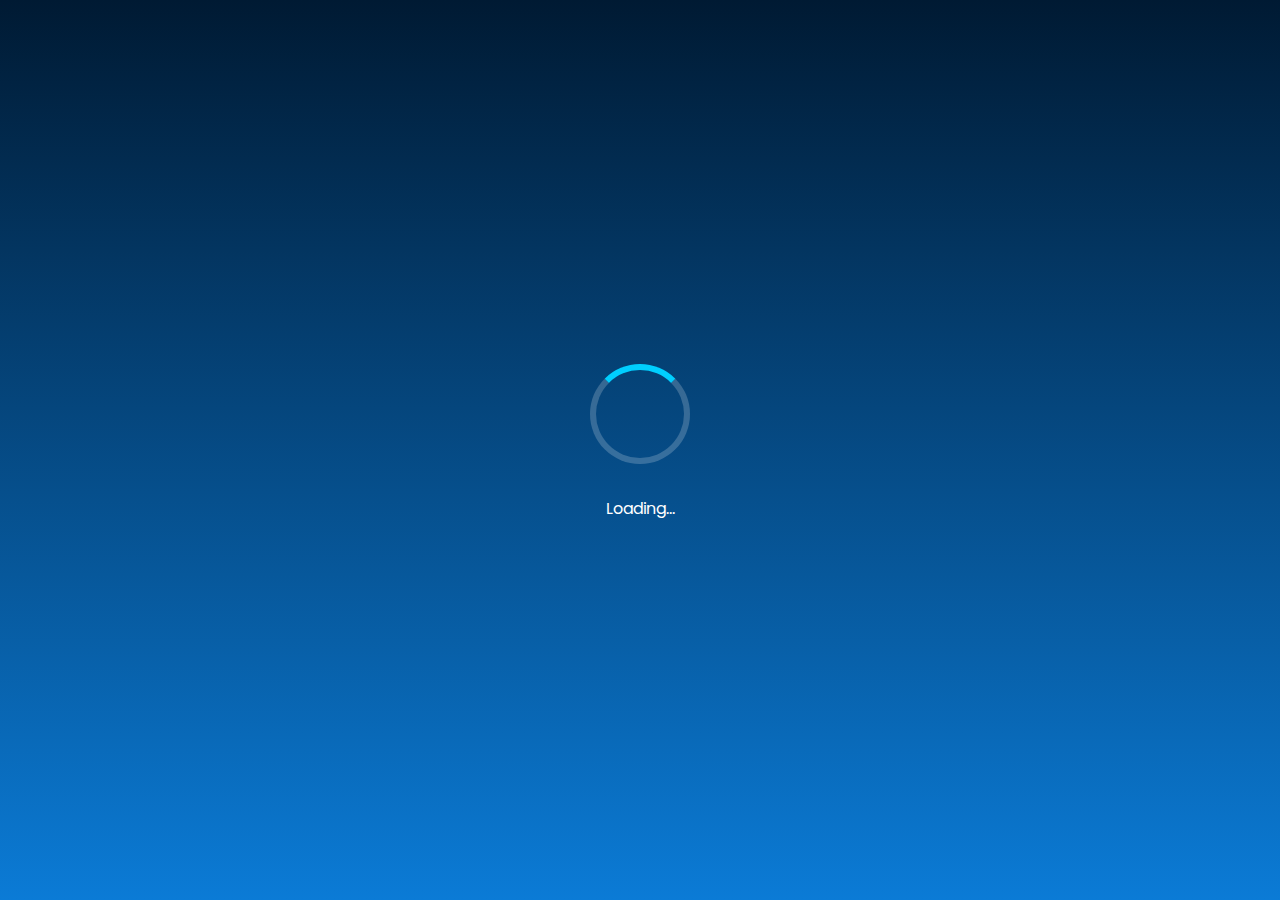
<file: comingsoon.html>
<!DOCTYPE html>
<html lang="id">
  <head>
    <meta charset="UTF-8" />
    <meta name="viewport" content="width=device-width, initial-scale=1" />
    <title>Coming Soon</title>
    <meta
      name="description"
      content="PULSA TERBAIK adalah perusahaan digital yang bergerak di bidang pendistribusian produk pulsa, paket data internet, dan Payment Point Online Bank (PPOB) dengan layanan H2H yang cepat dan terpercaya."
    />
    <meta
      name="keywords"
      content="pulsa terbaik, paket data internet, PPOB, server H2H, host-to-host, digital solution"
    />
    <meta name="author" content="PULSA TERBAIK" />

    <!-- Open Graph -->
    <meta property="og:title" content="PULSA TERBAIK" />
    <meta
      property="og:description"
      content="Distribusi pulsa, paket data internet, dan PPOB dengan layanan H2H cepat dan terpercaya."
    />
    <meta property="og:url" content="https://pulsaterbaik.id" />
    <meta property="og:type" content="website" />
    <meta
      property="og:image"
      content="https://photos.app.goo.gl/d7xNsiXzHiXTALYk8"
    />

    <!-- Favicons -->
     <!-- Favicons -->
    <link rel="icon" type="image/png" sizes="32x32" href="assets/img/favicon.png" />
    <link rel="apple-touch-icon" sizes="180x180" href="assets/img/apple-touch-icon.png" />
    <meta name="theme-color" content="#ffffff" />
    
    <!-- Fonts & Icons -->
    <link rel="preconnect" href="https://fonts.googleapis.com" />
    <link rel="preconnect" href="https://fonts.gstatic.com" crossorigin />
    <link
      href="https://fonts.googleapis.com/css2?family=Poppins:wght@300;400;600;800&display=swap"
      rel="stylesheet"
    />
    <link
      href="assets/vendor/bootstrap-icons/bootstrap-icons.css"
      rel="stylesheet"
    />

    <!-- CSS -->
    <link href="assets/css/second.css" rel="stylesheet" />
  </head>
  <body>
    <!-- Parallax Background -->
    <div class="parallax" aria-hidden="true">
      <div class="layer stars" data-depth="0.08"></div>
      <div class="layer aurora" data-depth="0.18"></div>
      <div class="layer hills" data-depth="0.6"></div>
      <div class="shooting-stars">
        <span style="left:10%; top:-10%;"></span>
        <span style="left:30%; top:-20%;"></span>
        <span style="left:60%; top:-15%;"></span>
        <span style="left:80%; top:-25%;"></span>
        <span style="left:50%; top:-30%;"></span>
      </div>
      <!-- Wave Animation -->
      <div class="waves">
        <svg viewBox="0 0 120 28" preserveAspectRatio="none">
          <defs>
            <linearGradient id="waveGrad" x1="0%" y1="0%" x2="0%" y2="100%">
              <stop
                offset="0%"
                style="stop-color: #0b7bd6; stop-opacity: 0.8"
              ></stop>
              <stop
                offset="100%"
                style="stop-color: #001a33; stop-opacity: 0.9"
              ></stop>
            </linearGradient>
          </defs>
          <path
            d="M0 30 V15 Q30 3 60 15 T120 15 V30z"
            fill="url(#waveGrad)"
          />
        </svg>
        <svg viewBox="0 0 120 28" preserveAspectRatio="none">
          <path
            d="M0 30 V15 Q30 3 60 15 T120 15 V30z"
            fill="url(#waveGrad)"
          />
        </svg>
      </div>
    </div>

    <!-- Content -->
    <main>
      <section class="card" aria-label="Coming Soon">
        <img
          src="assets/img/logo-navbar.png"
          alt="Coming Soon"
          width="150px"
          height="50px"
        />
        <h1><span class="typing">COMING SOON </span></h1>

        <!-- Countdown -->
        <div class="countdown" role="timer" aria-live="polite" id="countdown">
          <div class="unit" id="months">
            <div class="value">0</div>
            <div class="label">Bulan</div>
          </div>
          <div class="unit" id="days">
            <div class="value">0</div>
            <div class="label">Hari</div>
          </div>
          <div class="unit" id="hours">
            <div class="value">00</div>
            <div class="label">Jam</div>
          </div>
          <div class="unit" id="minutes">
            <div class="value">00</div>
            <div class="label">Menit</div>
          </div>
          <div class="unit" id="seconds">
            <div class="value">00</div>
            <div class="label">Detik</div>
          </div>
        </div>

        <div class="actions">
          <a class="btn btn-ghost bi bi-house-door" href="index.html">
            Ke Beranda</a
          >
        </div>
      </section>
    </main>

    <!-- Loader -->
    <div id="loader">
      <div class="spinner"></div>
      <p>Loading...</p>
    </div>

    <!-- JS -->
    <script src="assets/js/second.js"></script>
  </body>
</html>
</file>
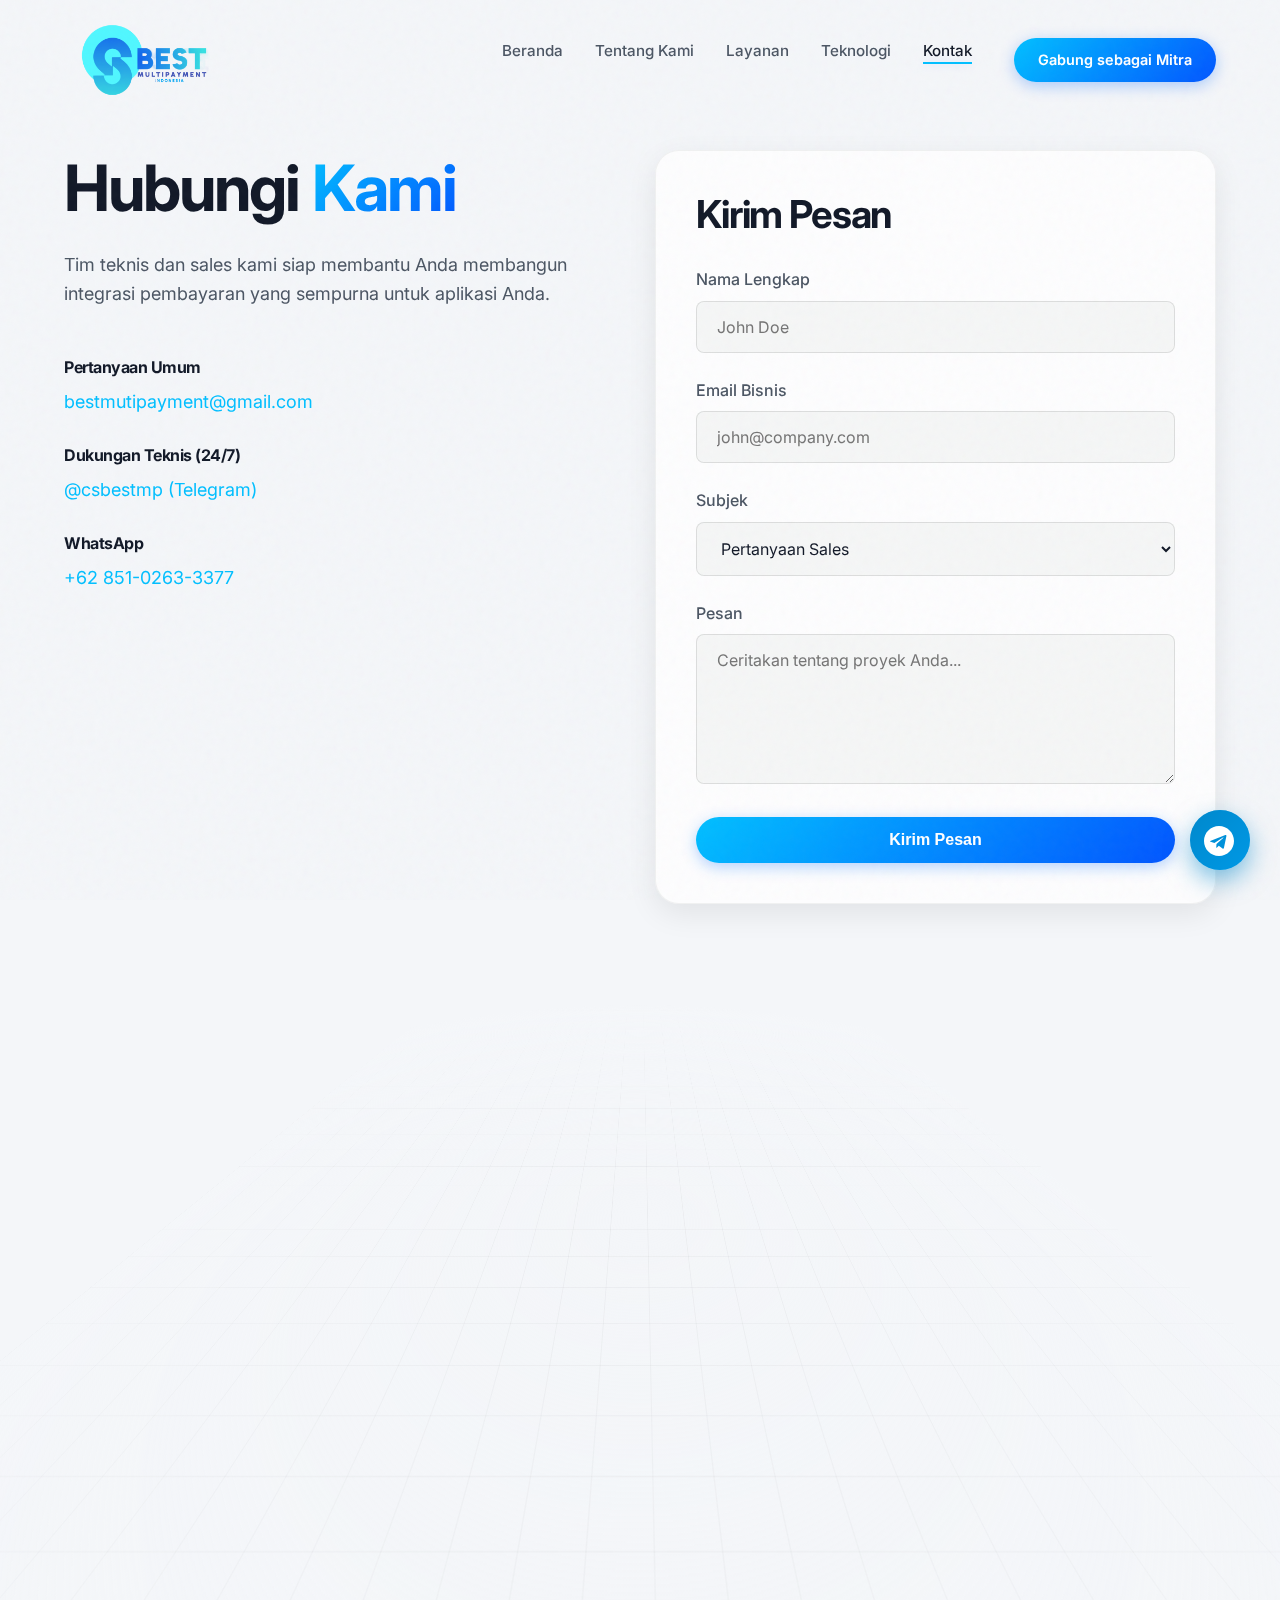
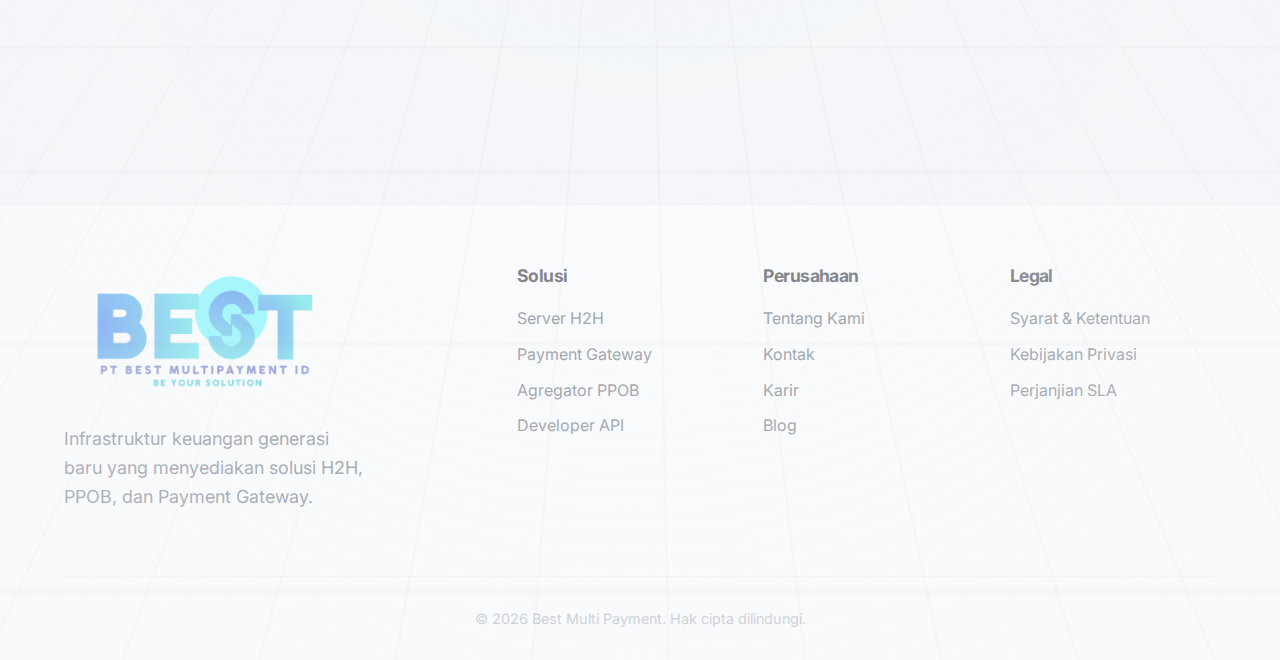
<file: contact.html>
<!DOCTYPE html>
<html lang="en">

<head>
  <meta charset="UTF-8">
  <meta name="viewport" content="width=device-width, initial-scale=1.0">
  <title>Contact Us - Best Multi Payment</title>
  <link rel="preconnect" href="https://fonts.googleapis.com">
  <link rel="preconnect" href="https://fonts.gstatic.com" crossorigin>
  <link href="https://fonts.googleapis.com/css2?family=Inter:wght@300;400;500;600;700;800;900&display=swap"
    rel="stylesheet">
  <link rel="stylesheet" href="css/style.css">
  <style>
    .form-group {
      margin-bottom: 25px;
    }

    .form-group label {
      display: block;
      margin-bottom: 8px;
      color: var(--text-secondary);
      font-weight: 500;
    }

    .form-control {
      width: 100%;
      padding: 15px 20px;
      background: rgba(0, 0, 0, 0.03);
      border: 1px solid rgba(0, 0, 0, 0.1);
      border-radius: var(--border-radius-sm);
      color: var(--text-primary);
      font-family: inherit;
      font-size: 1rem;
      transition: var(--transition-fast);
    }

    .form-control:focus {
      outline: none;
      border-color: var(--neon-cyan);
      background: rgba(0, 240, 255, 0.05);
      box-shadow: inset 0 0 10px rgba(0, 240, 255, 0.1), var(--glow-sm);
    }

    textarea.form-control {
      resize: vertical;
      min-height: 150px;
    }
  </style>
</head>

<body>

  <nav class="navbar">
    <div class="container nav-container">
      <a href="index.html" class="logo">
        <img src="assets/logo_best1.png" alt="Best Multi Payment"
          style="height: 80px; max-width: 100%; object-fit: contain;">
      </a>
      <button class="mobile-menu-toggle" aria-label="Toggle Menu">
        <span></span><span></span><span></span>
      </button>
      <ul class="nav-links">
        <li><a href="index.html" class="nav-link">Beranda</a></li>
        <li><a href="about.html" class="nav-link">Tentang Kami</a></li>
        <li><a href="services.html" class="nav-link">Layanan</a></li>
        <li><a href="technology.html" class="nav-link">Teknologi</a></li>
        <li><a href="contact.html" class="nav-link active">Kontak</a></li>
        <li><a href="https://mitra.pulsaterbaik.id/" class="btn btn-primary btn-nav">Gabung sebagai Mitra</a></li>
      </ul>
    </div>
  </nav>

  <div class="bg-grid"></div>

  <section class="section" style="padding-top: 150px;">
    <div class="container">
      <div class="grid grid-2" style="align-items: start;">

        <div class="reveal">
          <h1>Hubungi <span class="text-gradient">Kami</span></h1>
          <p>Tim teknis dan sales kami siap membantu Anda membangun integrasi pembayaran yang sempurna untuk aplikasi
            Anda.</p>

          <div style="margin-top: 50px;">
            <div style="margin-bottom: 30px;">
              <h4 style="color: var(--text-primary); margin-bottom: 10px;">Pertanyaan Umum</h4>
              <p style="margin: 0;"><a href="mailto:bestmutipayment@gmail.com"
                  style="color: var(--neon-cyan);">bestmutipayment@gmail.com</a></p>
            </div>

            <div style="margin-bottom: 30px;">
              <h4 style="color: var(--text-primary); margin-bottom: 10px;">Dukungan Teknis (24/7)</h4>
              <p style="margin: 0;"><a href="https://t.me/csbestmp" style="color: var(--neon-cyan);">@csbestmp
                  (Telegram)</a></p>
            </div>

            <div>
              <h4 style="color: var(--text-primary); margin-bottom: 10px;">WhatsApp</h4>
              <p style="margin: 0;"><a href="https://wa.me/6285102633377" style="color: var(--neon-cyan);">+62
                  851-0263-3377</a></p>
            </div>
          </div>
        </div>

        <div class="glass-panel reveal" style="transition-delay: 0.2s;">
          <h3 style="color: var(--text-primary); margin-bottom: 30px;">Kirim Pesan</h3>
          <form action="#" method="POST"
            onsubmit="event.preventDefault(); alert('Pesan berhasil dikirim! Tim kami akan segera menghubungi Anda.');">
            <div class="form-group">
              <label for="name">Nama Lengkap</label>
              <input type="text" id="name" class="form-control" required placeholder="John Doe">
            </div>
            <div class="form-group">
              <label for="email">Email Bisnis</label>
              <input type="email" id="email" class="form-control" required placeholder="john@company.com">
            </div>
            <div class="form-group">
              <label for="subject">Subjek</label>
              <select id="subject" class="form-control">
                <option value="sales">Pertanyaan Sales</option>
                <option value="tech">Dukungan Teknis</option>
                <option value="partner">Kemitraan</option>
              </select>
            </div>
            <div class="form-group">
              <label for="message">Pesan</label>
              <textarea id="message" class="form-control" required
                placeholder="Ceritakan tentang proyek Anda..."></textarea>
            </div>
            <button type="submit" class="btn btn-primary" style="width: 100%;">Kirim Pesan</button>
          </form>
        </div>

      </div>
    </div>
  </section>

  <!-- Location Map -->
  <section class="section pt-0">
    <div class="container">
      <div class="reveal">
        <div style="text-align: center; margin-bottom: 40px;">
          <h2>Lokasi <span class="text-gradient">Kantor Kami</span></h2>
          <p style="color: var(--text-secondary);">Perumahan Bumi Mutiara Blok JB 8 no.16, Bojong kulur, Kec. Gn. Putri,
            Bogor</p>
        </div>
        <div class="glass-panel"
          style="padding: 15px; height: 450px; border-radius: var(--border-radius-lg); overflow: hidden;">
          <iframe
            src="https://maps.google.com/maps?q=Perumahan%20Bumi%20Mutiara%20Blok%20JB%208%20no.16,%20Bojong%20kulur,%20Kec.%20Gn.%20Putri,%20Kabupaten%20Bogor,%20Jawa%20Barat%2016968&t=&z=15&ie=UTF8&iwloc=&output=embed"
            width="100%" height="100%"
            style="border:0; border-radius: var(--border-radius-sm); filter: grayscale(1) invert(0.9) hue-rotate(180deg);"
            allowfullscreen="" loading="lazy">
          </iframe>
        </div>
      </div>
    </div>
  </section>

  <!-- Footer -->
  <footer class="footer">
    <div class="container">
      <div class="footer-grid">
        <div>
          <div class="logo footer-logo">
            <img src="assets/logo_best2.png" alt="Best Multi Payment"
              style="height: 140px; max-width: 100%; object-fit: contain;">
          </div>
          <p class="footer-desc">Infrastruktur keuangan generasi baru yang menyediakan solusi H2H, PPOB, dan Payment
            Gateway.</p>
        </div>
        <div>
          <h4>Solusi</h4>
          <ul>
            <li><a href="services.html">Server H2H</a></li>
            <li><a href="services.html">Payment Gateway</a></li>
            <li><a href="services.html">Agregator PPOB</a></li>
            <li><a href="technology.html">Developer API</a></li>
          </ul>
        </div>
        <div>
          <h4>Perusahaan</h4>
          <ul>
            <li><a href="about.html">Tentang Kami</a></li>
            <li><a href="contact.html">Kontak</a></li>
            <li><a href="#">Karir</a></li>
            <li><a href="#">Blog</a></li>
          </ul>
        </div>
        <div>
          <h4>Legal</h4>
          <ul>
            <li><a href="#">Syarat & Ketentuan</a></li>
            <li><a href="#">Kebijakan Privasi</a></li>
            <li><a href="#">Perjanjian SLA</a></li>
          </ul>
        </div>
      </div>
      <div class="footer-bottom">
        &copy; 2026 Best Multi Payment. Hak cipta dilindungi.
      </div>
    </div>
  </footer>

  <script src="js/script.js"></script>
  <!-- Floating Telegram Widget -->
  <a href="https://t.me/csbestmp" target="_blank" class="floating-telegram" aria-label="Chat with us on Telegram">
    <svg viewBox="0 0 24 24" xmlns="http://www.w3.org/2000/svg">
      <path
        d="M12 0C5.373 0 0 5.373 0 12s5.373 12 12 12 12-5.373 12-12S18.627 0 12 0zm5.894 8.221l-1.97 9.28c-.145.658-.537.818-1.084.508l-3-2.21-1.446 1.394c-.14.18-.357.295-.6.295-.002 0-.003 0-.005 0l.213-3.054 5.56-5.022c.24-.213-.054-.334-.373-.121l-6.869 4.326-2.96-.924c-.64-.203-.658-.64.135-.954l11.566-4.458c.538-.196 1.006.128.832.941z" />
    </svg>
  </a>
</body>

</html>
</file>
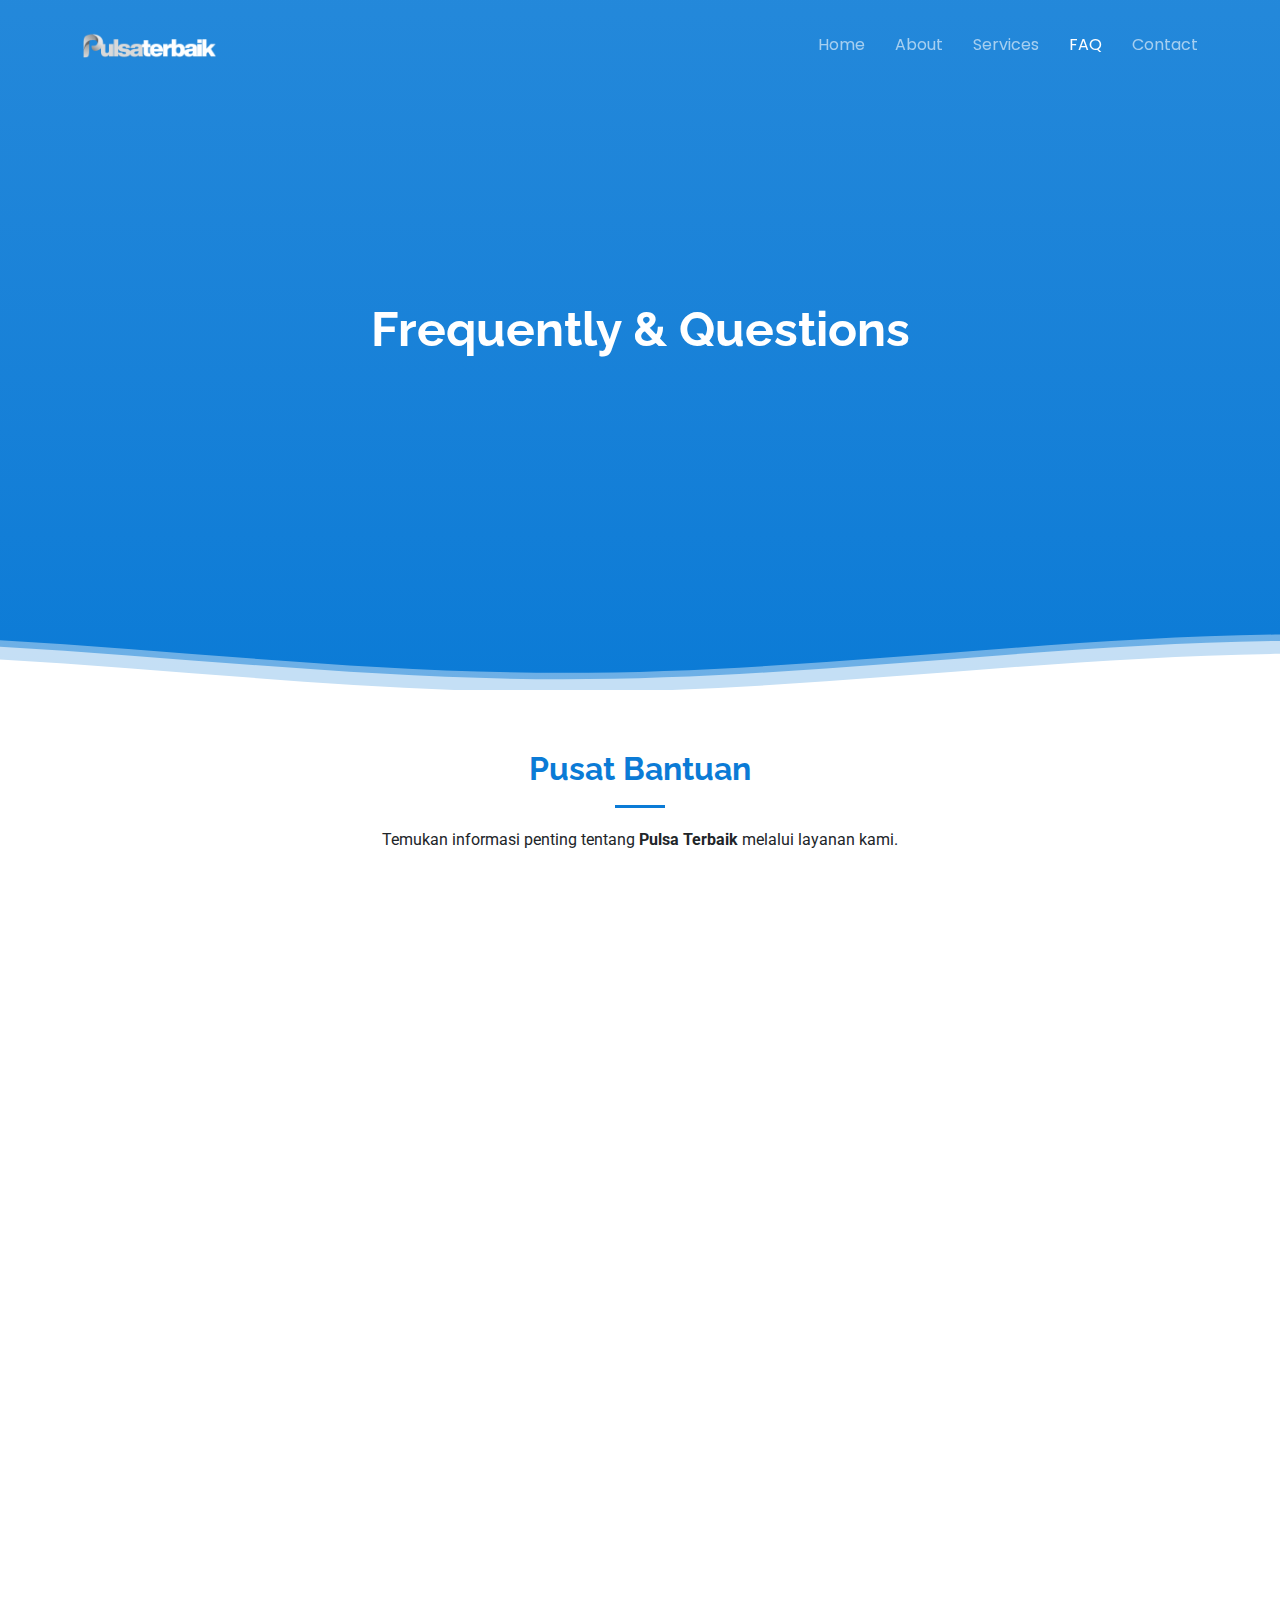
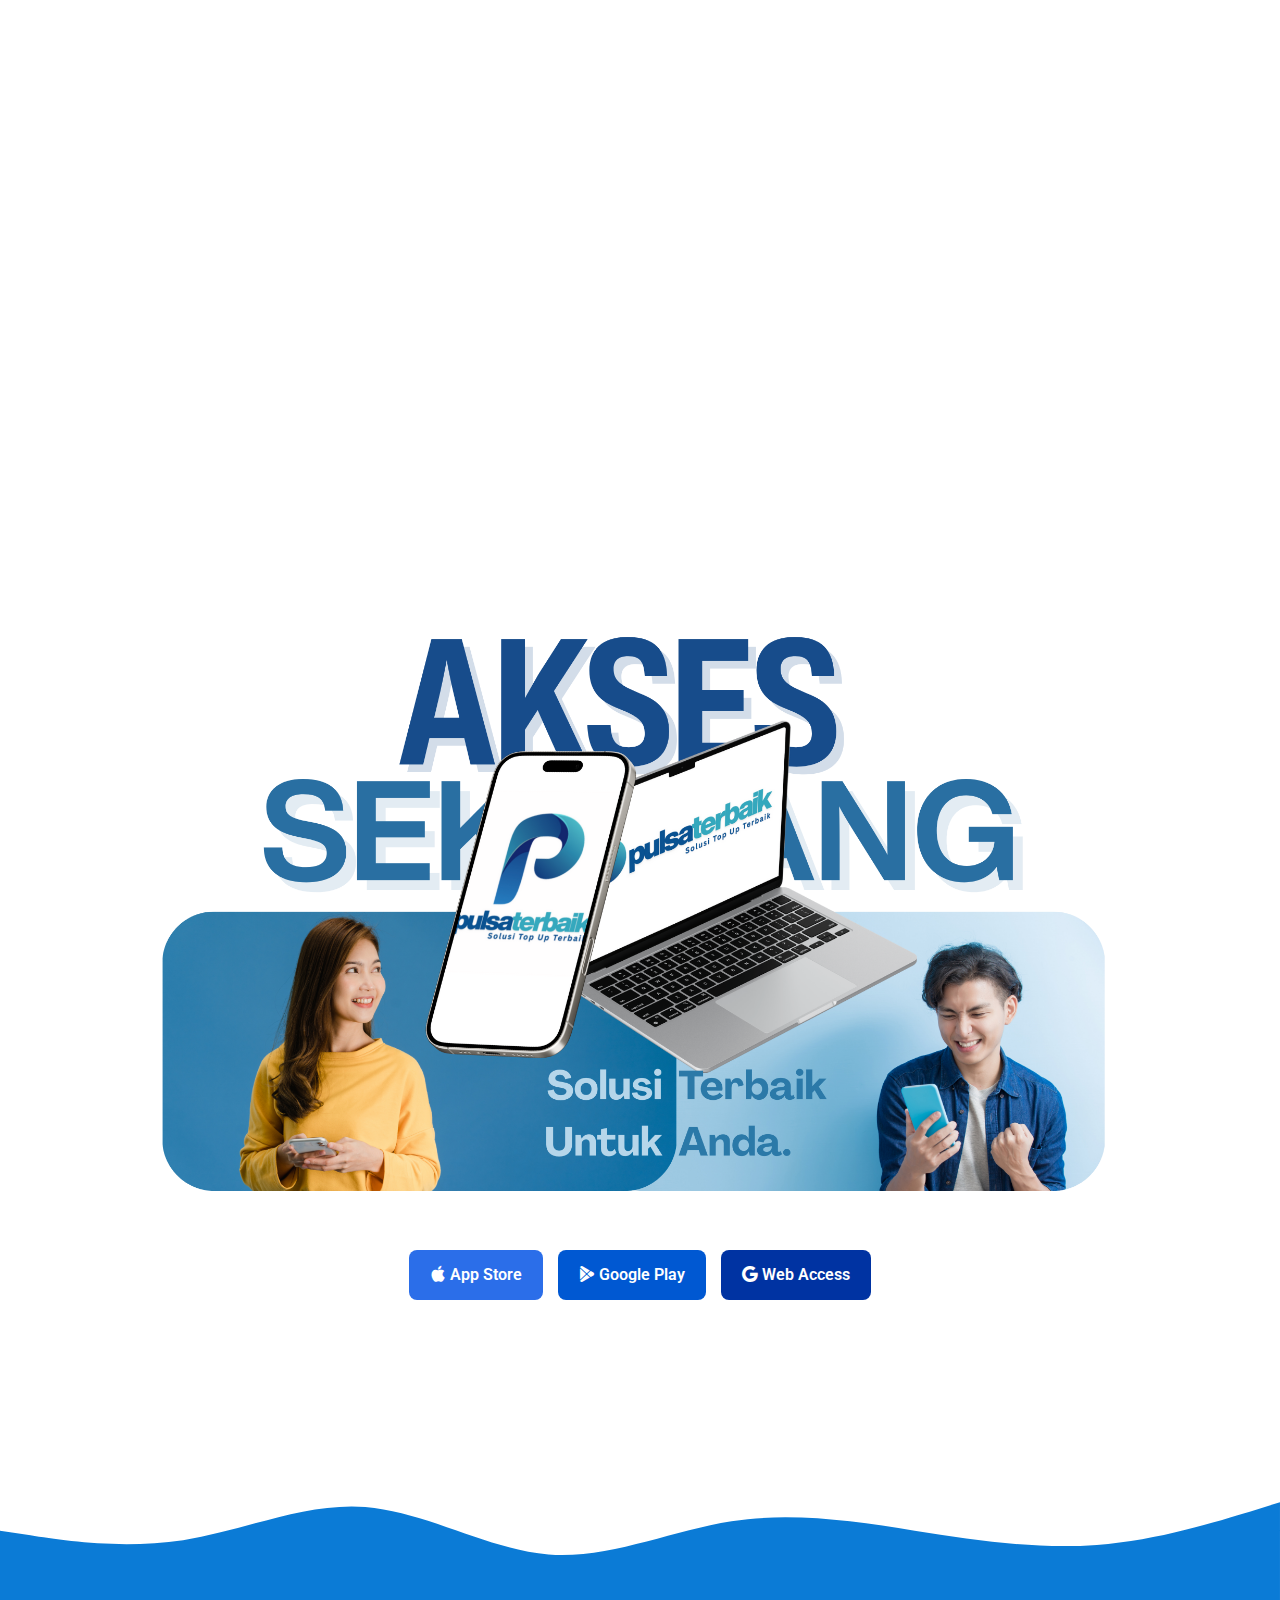
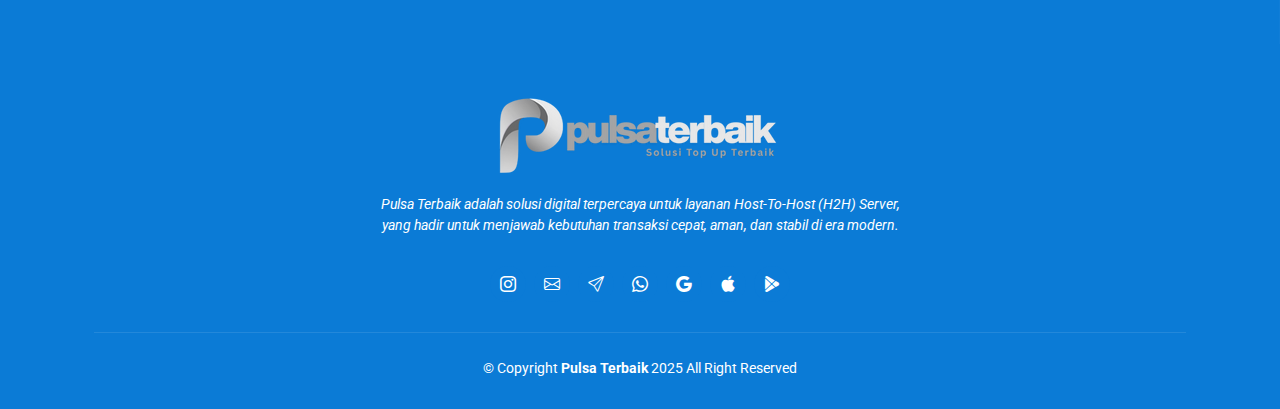
<file: faq.html>
<!DOCTYPE html>
<html lang="en">
  <head>
    <meta charset="utf-8" />
    <meta content="width=device-width, initial-scale=1.0" name="viewport" />
    <title>Pulsa Terbaik | FAQ </title>
     <!-- Deskripsi singkat (meta description) -->
    <meta
      name="description"
      content="PULSA TERBAIK adalah perusahaan digital yang bergerak di bidang pendistribusian produk pulsa, paket data internet, dan Payment Point Online Bank (PPOB) dengan layanan H2H yang cepat dan terpercaya."
    />

    <!-- SEO tambahan -->
    <meta
      name="keywords"
      content="pulsa terbaik, paket data internet, PPOB, server H2H, host-to-host, digital solution"
    />
    <meta name="author" content="PULSA TERBAIK" />

    <!-- Open Graph untuk preview di WhatsApp, Facebook -->
    <meta property="og:title" content="PULSA TERBAIK" />
    <meta
      property="og:description"
      content="Distribusi pulsa, paket data internet, dan PPOB dengan layanan H2H cepat dan terpercaya."
    />
    <meta property="og:url" content="https://pulsaterbaik.id" />
    <meta property="og:type" content="website" />
    <meta
      property="og:image"
      content="https://photos.app.goo.gl/d7xNsiXzHiXTALYk8"
    />
    <!-- Favicons -->
  <!-- Favicons -->
    <link rel="icon" type="image/png" sizes="32x32" href="assets/img/favicon.png" />
    <link rel="apple-touch-icon" sizes="180x180" href="assets/img/apple-touch-icon.png" />
    <meta name="theme-color" content="#ffffff" />
    
    <!-- Fonts -->
    <link href="https://fonts.googleapis.com" rel="preconnect" />
    <link href="https://fonts.gstatic.com" rel="preconnect" crossorigin />
    <link
      href="https://fonts.googleapis.com/css2?family=Roboto:ital,wght@0,100;0,300;0,400;0,500;0,700;0,900;1,100;1,300;1,400;1,500;1,700;1,900&family=Poppins:ital,wght@0,100;0,200;0,300;0,400;0,500;0,600;0,700;0,800;0,900;1,100;1,200;1,300;1,400;1,500;1,600;1,700;1,800;1,900&family=Raleway:ital,wght@0,100;0,200;0,300;0,400;0,500;0,600;0,700;0,800;0,900;1,100;1,200;1,300;1,400;1,500;1,600;1,700;1,800;1,900&display=swap"
      rel="stylesheet"
    />

    <!-- Vendor CSS Files -->
    <link
      href="assets/vendor/bootstrap/css/bootstrap.min.css"
      rel="stylesheet"
    />
    <link
      href="assets/vendor/bootstrap-icons/bootstrap-icons.css"
      rel="stylesheet"
    />
    <link href="assets/vendor/aos/aos.css" rel="stylesheet" />
    <link href="assets/vendor/animate.css/animate.min.css" rel="stylesheet" />
    <link
      href="assets/vendor/glightbox/css/glightbox.min.css"
      rel="stylesheet"
    />
    <link href="assets/vendor/swiper/swiper-bundle.min.css" rel="stylesheet" />

    <!-- Main CSS File -->
    <link href="assets/css/main.css" rel="stylesheet" />
  </head>

  <body class="index-page">
    <header id="header" class="header d-flex align-items-center fixed-top">
      <div
        class="container-fluid container-xl position-relative d-flex align-items-center justify-content-between"
      >
        <a href="index.html" class="logo d-flex align-items-center">
          <!-- Uncomment the line below if you also wish to use an image logo -->
          <img src="assets/img/logo-navbar.png" alt="" class="logo"/>
        </a>

        <nav id="navmenu" class="navmenu">
          <ul>
            <li><a href="index.html">Home</a></li>
            <li><a href="aboutus.html">About</a></li>
            <li><a href="services.html">Services</a></li>
            <li><a href="faq.html" class="active">FAQ</a></li>
            <li><a href="contact.html">Contact</a></li>
          </ul>
          <i class="mobile-nav-toggle d-xl-none bi bi-list"></i>
        </nav>
      </div>
    </header>

    <main class="main">
      <!-- Hero Section -->
      <section id="hero" class="hero section dark-background">
        <div
          id="hero-carousel"
          data-bs-interval="5000"
          class="container carousel carousel-fade"
          data-bs-ride="carousel"
        >
          <!-- Slide 1 -->
          <div class="carousel-item active">
            <div class="carousel-container">
              <h2 class="animate__animated animate__fadeInDown">
                Frequently &<span> Questions</span>
              </h2>
            </div>
          </div>
          <!-- <a
            class="carousel-control-prev"
            href="#hero-carousel"
            role="button"
            data-bs-slide="prev"
          >
            <span
              class="carousel-control-prev-icon bi bi-chevron-left"
              aria-hidden="true"
            ></span>
          </a>

          <a
            class="carousel-control-next"
            href="#hero-carousel"
            role="button"
            data-bs-slide="next"
          >
            <span
              class="carousel-control-next-icon bi bi-chevron-right"
              aria-hidden="true"
            ></span>
          </a> -->
        </div>

        <svg
          class="hero-waves"
          xmlns="http://www.w3.org/2000/svg"
          xmlns:xlink="http://www.w3.org/1999/xlink"
          viewBox="0 24 150 28 "
          preserveAspectRatio="none"
        >
          <defs>
            <path
              id="wave-path"
              d="M-160 44c30 0 58-18 88-18s 58 18 88 18 58-18 88-18 58 18 88 18 v44h-352z"
            ></path>
          </defs>
          <g class="wave1">
            <use xlink:href="#wave-path" x="50" y="3"></use>
          </g>
          <g class="wave2">
            <use xlink:href="#wave-path" x="50" y="0"></use>
          </g>
          <g class="wave3">
            <use xlink:href="#wave-path" x="50" y="9"></use>
          </g>
        </svg>
      </section>
      <!-- /Hero Section -->

      <!-- Faq Section -->
      <section id="faq" class="faq section">
        <!-- Section Title -->
        <div class="container section-title" data-aos="fade-up">
          <h2>Pusat Bantuan</h2>
          <p>
            Temukan informasi penting tentang <b>Pulsa Terbaik</b> melalui layanan kami.
          </p>
        </div>
        <!-- End Section Title -->

        <div class="container">
          <div class="row justify-content-center">
            <div class="col-lg-10" data-aos="fade-up" data-aos-delay="100">
              <div class="faq-container">
                <div class="faq-item">
                  <h3>Cara Penggunaan</h3>
                  <div class="faq-content">
                    <p>
                      <b>- Instal Aplikasi</b> <br />
                      Mitra Terbaik saat ini dapat anda akses melalui browser
                      baik melalui mobile maupun komputer di
                      https://pulsaterbaik.wlabel.id. Untuk kelancaran
                      penggunaan, selalu gunakan browser dengan versi yang
                      terbaru.<br />
                      <b>- Pendaftaran Member</b> <br />
                      Untuk bisa melakukan transaksi seperti pembelian pulsa,
                      token listrik, voucher games dan lain-lain Anda sebelumnya
                      harus terdaftar sebagai member di Mitra Terbaik. Anda
                      dapat dengan mudah mendaftar melalui Aplikasi atau Web di
                      menu Registrasi / Daftar di website ataupun aplikasi Mitra
                      Terbaik. Pendaftaran hanya memerlukan Email, Nomor HP,
                      Nama, dan Kata Sandi. Masing-masing informasi dibutuhkan
                      untuk login, reset password, transaksi dan deposit
                      anda.<br />
                      <b>- Isi Deposit</b> <br />
                      Deposit - merupakan dana yang Anda setor ke Mitra Terbaik
                      untuk kemudian dapat digunakan sebagai sarana pembayaran
                      transaksi lainnya seperti isi pulsa, token listrik,
                      voucher games, dll. Dengan adanya deposit, proses
                      pembayaran, refund, dan pembatalan dapat dengan mudah
                      untuk di proses.<br />
                      <b>- Konfirmasi Deposit</b> <br />
                      Saat Anda melakukan isi deposit dan telah melakukan
                      transfer dana, apabila Anda mengikuti instruksi dan
                      mencantumkan informasi secara benar, deposit anda otomatis
                      akan terisi dalam 2 menit. Namun, apabila deposit belum
                      masuk setelah beberapa menit sejak dilakukan transfer Anda
                      dapat melakukan konfirmasi transfer melalui menu
                      Konfirmasi Deposit atau menghubungi customer service Mitra
                      Terbaik melalui SMS / Whatsapp<br />
                      <b>- Transaksi</b> <br />
                      Setelah deposit Mitra Terbaik Anda terisi, anda dapat
                      melakukan transaksi di Mitra Terbaik dengan mudah dengan
                      deposit tersebut. Berikut transaksi yang dapat Anda
                      lakukan di Mitra Terbaik
                    </p>
                  </div>

                  <i class="faq-toggle bi bi-chevron-right"></i>
                </div>
                <!-- End Faq item-->

                <div class="faq-item">
            <h3>Panduan Keamanan</h3>
            <div class="faq-content">
              <p>
                Panduan keamanan membantu Anda menggunakan Pulsa Terbaik secara aman.<br><br>
                <b>- Pendaftaran Member:</b> Registrasi mudah hanya dengan Email, Nomor HP, Nama, dan Kata Sandi.<br>
                <b>- Isi Deposit:</b> Dana Anda tersimpan aman untuk transaksi pulsa, token, dan layanan lain.<br>
                <b>- Konfirmasi Deposit:</b> Sistem otomatis dalam 2 menit. Jika ada kendala, hubungi CS.<br>
                <b>- Transaksi:</b> Deposit dapat langsung digunakan untuk pembelian produk.<br>
              </p>
            </div>
            <i class="faq-toggle bi bi-chevron-right"></i>
          </div>
          <!-- End Faq item -->

          <!-- Privasi -->
          <div class="faq-item">
            <h3>Kebijakan Privasi</h3>
            <div class="faq-content">
              <p>
                Kami menjaga kerahasiaan data pengguna. Informasi pribadi Anda (email, nomor HP, data transaksi) hanya digunakan untuk kebutuhan layanan Pulsa Terbaik dan tidak akan dibagikan tanpa persetujuan Anda.
              </p>
            </div>
            <i class="faq-toggle bi bi-chevron-right"></i>
          </div>
          <!-- End Faq item -->

          <!-- Persyaratan -->
          <div class="faq-item">
            <h3>Syarat & Ketentuan</h3>
            <div class="faq-content">
              <p>
                Dengan menggunakan layanan Pulsa Terbaik, Anda menyetujui:<br>
                - Data yang diberikan saat pendaftaran harus benar.<br>
                - Tidak diperbolehkan menggunakan akun untuk aktivitas ilegal.<br>
                - Semua transaksi yang sudah berhasil tidak dapat dibatalkan.<br>
              </p>
            </div>
            <i class="faq-toggle bi bi-chevron-right"></i>
          </div>
          <!-- End Faq item -->

          <!-- FAQ -->
          <div class="faq-item">
            <h3>FAQ (Pertanyaan Umum)</h3>
            <div class="faq-content">
              <p><b>Tanya:</b> Bagaimana cara daftar?<br>
                 <b>Jawab:</b> Klik menu "Daftar" di aplikasi atau web, lalu isi data diri Anda.<br><br>
                 <b>Tanya:</b> Deposit saya belum masuk, apa yang harus dilakukan?<br>
                 <b>Jawab:</b> Cek kembali nomor rekening tujuan, lalu lakukan konfirmasi deposit atau hubungi CS.<br>
              </p>
            </div>
            <i class="faq-toggle bi bi-chevron-right"></i>
          </div>
          <!-- End Faq item -->

          <!-- Hubungi Kami -->
          <div class="faq-item">
            <h3>Hubungi Kami</h3>
            <div class="faq-content">
              <p>
                Jika Anda membutuhkan bantuan lebih lanjut:<br>
                📧 Email: pulsaterbaik.id@gmail.com<br>
                📱 WhatsApp: +62 85102633377<br>
                🌐 Website: www.pulsaterbaik.com<br>
              </p>
            </div>
            <i class="faq-toggle bi bi-chevron-right"></i>
          </div>
          <!-- End Faq item -->
          </div>
        </div>
      </section>
      <!-- /Faq Section -->

  <!-- Contact Section -->
      <section id="contact" class="contact section">
        <!-- Section Title -->
        <div class="container section-title" data-aos="fade-up">
          <h2>Contact</h2>
          <p>
            Kami siap melayani Anda dengan layanan terbaik. Temukan lokasi kami
            di Jakarta, Indonesia.
          </p>
        </div>
        <!-- End Section Title -->

        <div class="container" data-aos="fade" data-aos-delay="100">
          <div class="row gy-4">
            <div class="col-lg-4">
              <div
                class="info-item d-flex"
                data-aos="fade-up"
                data-aos-delay="200"
              >
                <i class="bi bi-geo-alt flex-shrink-0"></i>
                <div>
                  <h3>Address</h3>
                  <p>Jakarta, ID</p>
                </div>
              </div>
              <!-- End Info Item -->

              <div
                class="info-item d-flex"
                data-aos="fade-up"
                data-aos-delay="300"
              >
                <i class="bi bi-telephone flex-shrink-0"></i>
                <div>
                  <h3>Call Us</h3>
                  <p>+62 85102633377</p>
                </div>
              </div>
              <!-- End Info Item -->

              <div
                class="info-item d-flex"
                data-aos="fade-up"
                data-aos-delay="400"
              >
                <i class="bi bi-envelope flex-shrink-0"></i>
                <div>
                  <h3>Email Us</h3>
                  <p>pulsaterbaik.id@gmail.com</p>
                </div>
              </div>
              <!-- End Info Item -->

              <div
                class="info-item d-flex"
                data-aos="fade-up"
                data-aos-delay="400"
              >
                <i class="bi bi-instagram flex-shrink-0"></i>
                <div>
                  <h3>DM Us</h3>
                  <p>pulsaterbaik</p>
                </div>
              </div>
              <!-- End Info Item -->
               

              <div
                class="info-item d-flex"
                data-aos="fade-up"
                data-aos-delay="400"
              >
                <i class="bi bi-send flex-shrink-0"></i>
                <div>
                  <h3>Contact Us</h3>
                  <p>@Pulsaterbaik</p>
                </div>
              </div>
              <!-- End Info Item -->


            </div>
            

            <!-- Gmaps Embed -->
            <div class="col-lg-8" data-aos="fade-up" data-aos-delay="200">
              <iframe
                src="https://www.google.com/maps/embed?pb=!1m18!1m12!1m3!1d126764.24420743292!2d106.68943147302912!3d-6.229728028918624!2m3!1f0!2f0!3f0!3m2!1i1024!2i768!4f13.1!3m3!1m2!1s0x2e69f157afd93fbf%3A0x301576d14feb220!2sJakarta%2C%20Indonesia!5e0!3m2!1sen!2sid!4v1700000000000!5m2!1sen!2sid"
                width="100%"
                height="400"
                style="border: 0"
                allowfullscreen=""
                loading="lazy"
                referrerpolicy="no-referrer-when-downgrade"
              >
              </iframe>
            </div>
            <!-- End Gmaps -->
          </div>
        </div>
      </section>

      <!-- /Contact Section -->

    </main>

<!-- Download Section -->
<section class="download-section">
  <div class="download-container">
    <img src="assets/img/banner-download.png" alt="Download Banner" class="download-img" />
    <div class="download-buttons">
      <a href="comingsoon.html" class="btn appstore bi bi-apple"> App Store</a>
      <a href="comingsoon.html" class="btn playstore bi bi-google-play"> Google Play</a>
      <a href="https://pulsaterbaik.wlabel.id/" class="btn web bi bi-google"> Web Access</a>
    </div>
  </div>
</section>

    <svg xmlns="http://www.w3.org/2000/svg" viewBox="0 0 1440 320">
  <path fill="#0b7bd6" fill-opacity="1" d="M0,192L34.3,197.3C68.6,203,137,213,206,202.7C274.3,192,343,160,411,165.3C480,171,549,213,617,218.7C685.7,224,754,192,823,181.3C891.4,171,960,181,1029,192C1097.1,203,1166,213,1234,208C1302.9,203,1371,181,1406,170.7L1440,160L1440,320L1405.7,320C1371.4,320,1303,320,1234,320C1165.7,320,1097,320,1029,320C960,320,891,320,823,320C754.3,320,686,320,617,320C548.6,320,480,320,411,320C342.9,320,274,320,206,320C137.1,320,69,320,34,320L0,320Z"></path>
</svg>

<!-- Footer Section -->
<footer id="footer" class="footer dark-background">
      <div class="container">
        <img src="assets/img/footer-logo.png" alt="" class="logo" />
        <p>
          Pulsa Terbaik adalah solusi digital terpercaya untuk layanan Host-To-Host (H2H) Server,<br> yang hadir untuk menjawab kebutuhan transaksi cepat, aman, dan stabil di era modern.
        </p>
        <div class="social-links d-flex justify-content-center">
          <a href="https://www.instagram.com/pulsaterbaik/"><i class="bi bi-instagram"></i></a>
          <a href="mailto:pulsaterbaik.id@gmail.com?subject=Butuh%20Bantuan&body=Halo%20Mitra%20Terbaik,%0ASaya%20ingin%20bertanya%20tentang..."><i class="bi bi-envelope"></i></a>
          <a href="https://t.me/cspulsaterbaik"><i class="bi bi-send"></i></a>
          <a href="https://wa.me/6285102633377"><i class="bi bi-whatsapp"></i></a>
          <a href="https://pulsaterbaik.wlabel.id/"><i class="bi bi-google"></i></a>
          <a href=""><i class="bi bi-apple"></i></a>
          <a href=""><i class="bi bi-google-play"></i></a>
        </div>
        <div class="container">
          <div class="copyright">
            <span>© Copyright <strong class="sitename">Pulsa Terbaik</strong> 2025 All Right Reserved</span>
          </div>
        </div>
      </div>
    </footer>

   <!-- Scroll Top -->
   <a
  href="https://t.me/cspulsaterbaik"
  id="scroll-top"
  class="scroll-top d-flex align-items-center justify-content-center"
>
  <i class="bi bi-headset"></i>
</a>

    <!-- Preloader -->
    <div id="preloader"></div>

    <!-- Vendor JS Files -->
    <script src="assets/vendor/bootstrap/js/bootstrap.bundle.min.js"></script>
    <script src="assets/vendor/php-email-form/validate.js"></script>
    <script src="assets/vendor/aos/aos.js"></script>
    <script src="assets/vendor/glightbox/js/glightbox.min.js"></script>
    <script src="assets/vendor/swiper/swiper-bundle.min.js"></script>

    <!-- Main JS File -->
    <script src="assets/js/main.js"></script>
  </body>
</html>
</file>
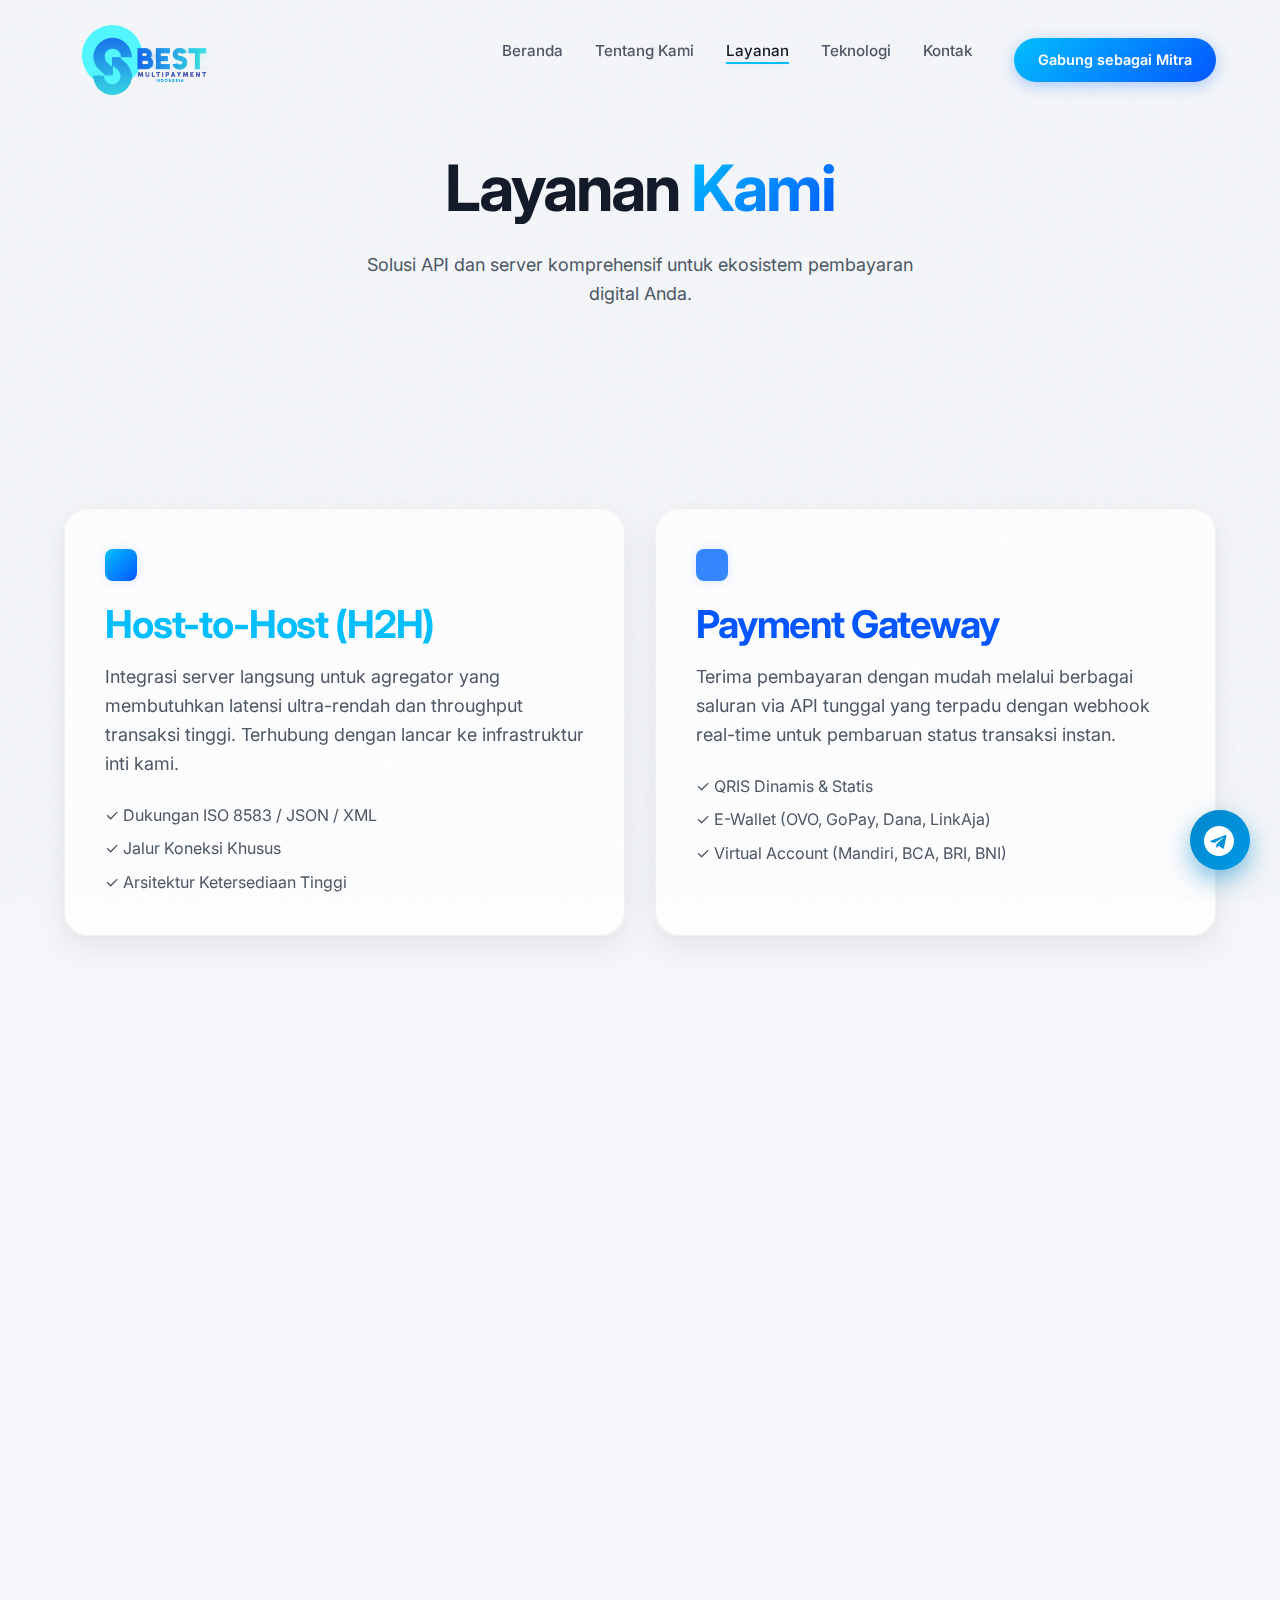
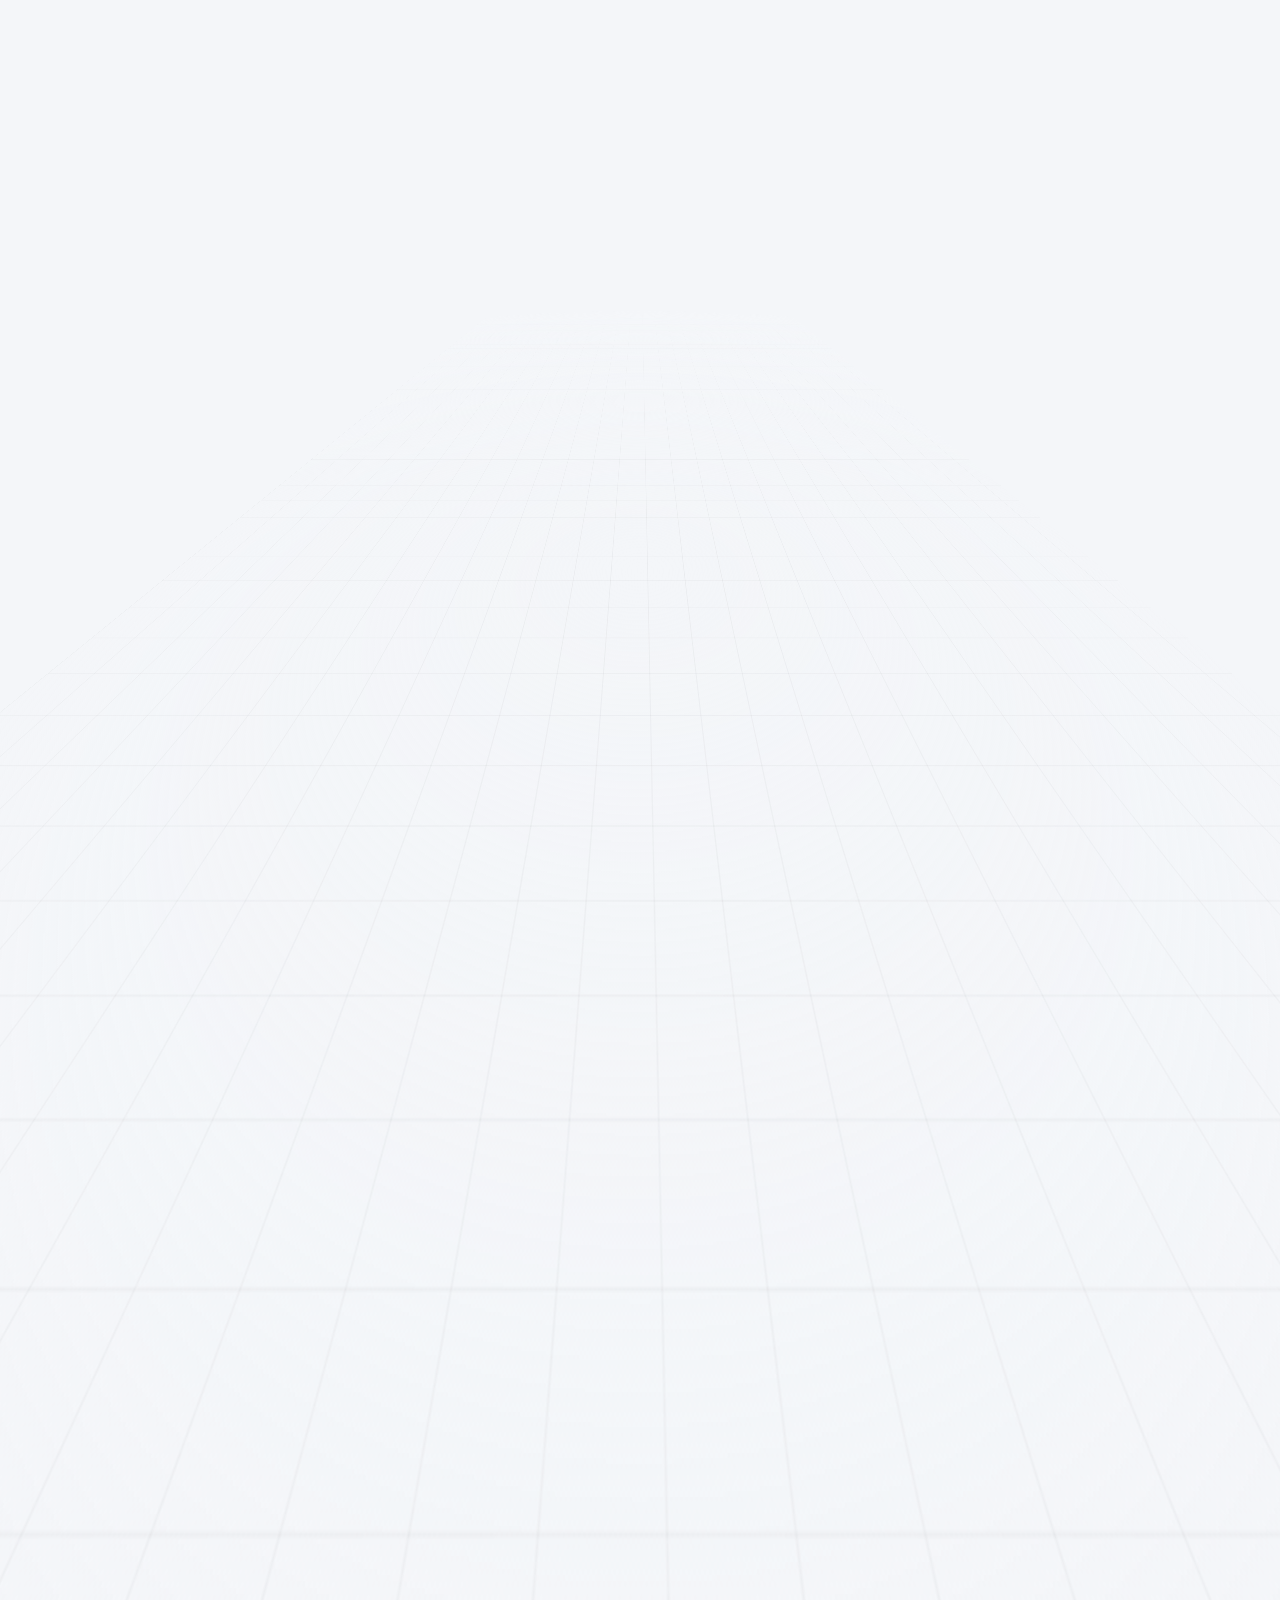
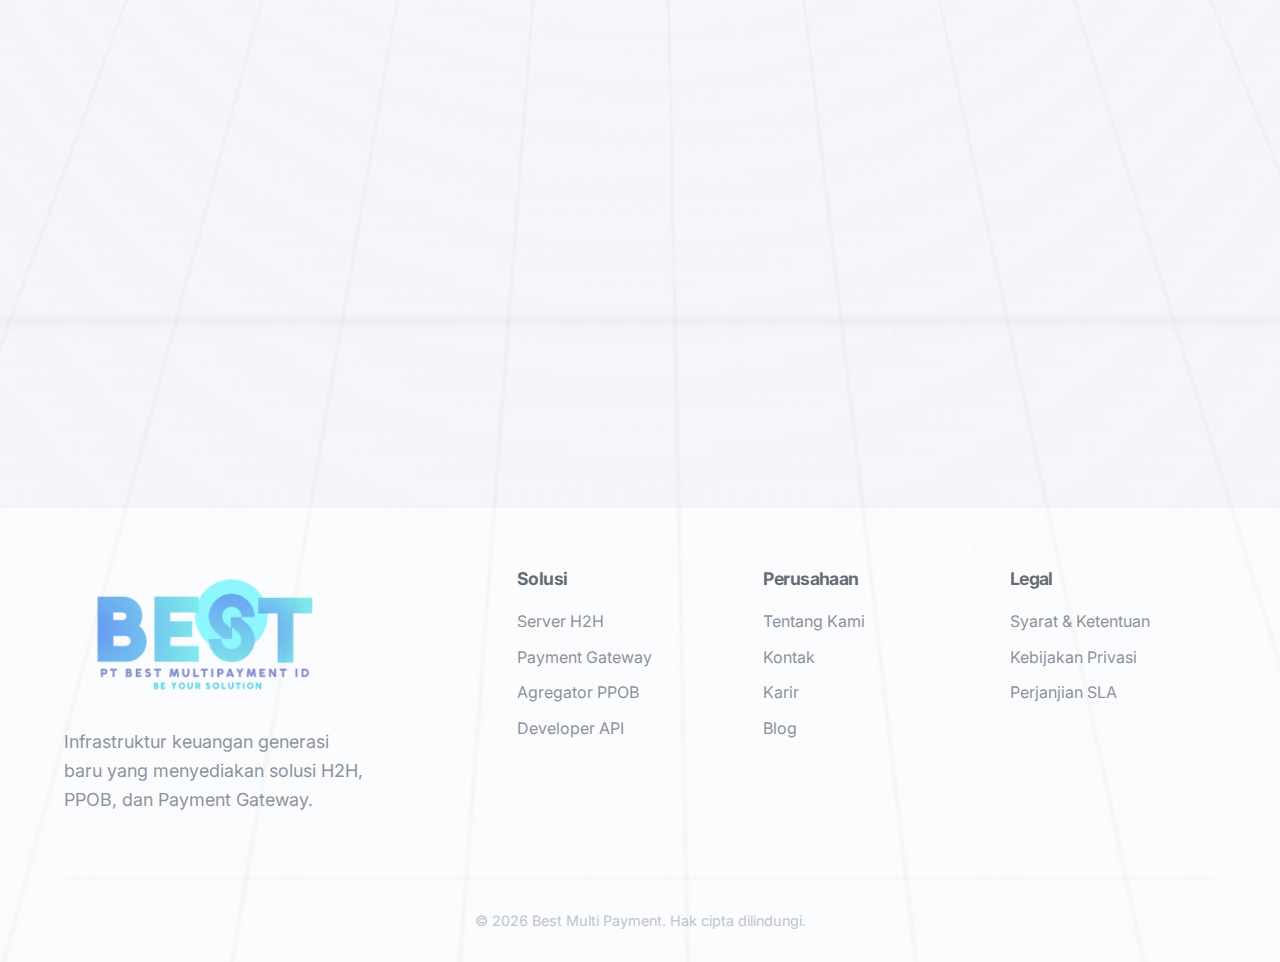
<file: services.html>
<!DOCTYPE html>
<html lang="en">

<head>
  <meta charset="UTF-8">
  <meta name="viewport" content="width=device-width, initial-scale=1.0">
  <title>Services - Best Multi Payment</title>
  <link rel="preconnect" href="https://fonts.googleapis.com">
  <link rel="preconnect" href="https://fonts.gstatic.com" crossorigin>
  <link href="https://fonts.googleapis.com/css2?family=Inter:wght@300;400;500;600;700;800;900&display=swap"
    rel="stylesheet">
  <link rel="stylesheet" href="css/style.css">
  <style>
    /* Page Specific Styles: Products Flow Diagram */
    .flow-container {
      display: flex;
      align-items: center;
      justify-content: space-between;
      margin: 80px 0;
      position: relative;
      transform-style: preserve-3d;
      perspective: 1200px;
    }

    @media (max-width: 992px) {
      .flow-container {
        flex-direction: column;
        gap: 60px;
      }
    }

    .node {
      width: 220px;
      padding: 30px 20px;
      background: var(--bg-panel);
      backdrop-filter: blur(10px);
      border: 1px solid rgba(0, 0, 0, 0.1);
      border-radius: var(--border-radius-lg);
      text-align: center;
      position: relative;
      z-index: 2;
      box-shadow: 0 15px 35px rgba(0, 0, 0, 0.5);
      animation: floatNode 6s ease-in-out infinite;
      transform: translateZ(20px);
    }

    .node:nth-child(2) {
      animation-delay: 1s;
      border-color: rgba(0, 240, 255, 0.4);
      box-shadow: var(--glow-md);
    }

    .node:nth-child(3) {
      animation-delay: 2s;
      border-color: rgba(0, 102, 255, 0.4);
    }

    .node:nth-child(4) {
      animation-delay: 3s;
      border-color: rgba(138, 43, 226, 0.4);
    }

    .node-icon {
      width: 60px;
      height: 60px;
      margin: 0 auto 15px;
      border-radius: 50%;
      background: rgba(0, 240, 255, 0.1);
      display: flex;
      align-items: center;
      justify-content: center;
      border: 1px solid rgba(0, 240, 255, 0.3);
    }

    .node h4 {
      margin-bottom: 5px;
      font-size: 1.1rem;
    }

    .node p {
      font-size: 0.85rem;
      margin: 0;
      color: var(--text-secondary);
    }

    .connection-line {
      position: absolute;
      top: 50%;
      left: 0;
      width: 100%;
      height: 2px;
      background: rgba(0, 0, 0, 0.05);
      z-index: 1;
      transform: translateY(-50%);
    }

    .data-flow {
      position: absolute;
      top: -3px;
      left: 0;
      width: 8px;
      height: 8px;
      background: var(--neon-cyan);
      border-radius: 50%;
      box-shadow: var(--glow-sm);
      animation: dataMove 4s linear infinite;
    }

    .data-flow:nth-child(2) {
      animation-delay: 2s;
      background: var(--neon-blue);
    }

    @keyframes floatNode {
      0% {
        transform: translateY(0) translateZ(20px) rotateX(5deg);
      }

      50% {
        transform: translateY(-15px) translateZ(40px) rotateX(-5deg);
      }

      100% {
        transform: translateY(0) translateZ(20px) rotateX(5deg);
      }
    }

    @keyframes dataMove {
      0% {
        left: 5%;
        opacity: 0;
      }

      10% {
        opacity: 1;
      }

      90% {
        opacity: 1;
      }

      100% {
        left: 95%;
        opacity: 0;
      }
    }

    @media (max-width: 992px) {
      .connection-line {
        top: 0;
        left: 50%;
        width: 2px;
        height: 100%;
        transform: translateX(-50%);
      }

      @keyframes dataMove {
        0% {
          top: 5%;
          opacity: 0;
          left: -3px;
        }

        10% {
          opacity: 1;
        }

        90% {
          opacity: 1;
        }

        100% {
          top: 95%;
          opacity: 0;
          left: -3px;
        }
      }
    }
  </style>
</head>

<body>

  <!-- Navbar -->
  <nav class="navbar">
    <div class="container nav-container">
      <a href="index.html" class="logo">
        <img src="assets/logo_best1.png" alt="Best Multi Payment"
          style="height: 80px; max-width: 100%; object-fit: contain;">
      </a>
      <button class="mobile-menu-toggle" aria-label="Toggle Menu">
        <span></span><span></span><span></span>
      </button>
      <ul class="nav-links">
        <li><a href="index.html" class="nav-link">Beranda</a></li>
        <li><a href="about.html" class="nav-link">Tentang Kami</a></li>
        <li><a href="services.html" class="nav-link active">Layanan</a></li>
        <li><a href="technology.html" class="nav-link">Teknologi</a></li>
        <li><a href="contact.html" class="nav-link">Kontak</a></li>
        <li><a href="https://mitra.pulsaterbaik.id/" class="btn btn-primary btn-nav">Gabung sebagai Mitra</a></li>
      </ul>
    </div>
  </nav>

  <!-- Background -->
  <div class="bg-grid"></div>

  <!-- Hero Section -->
  <section class="section" style="padding-top: 150px; text-align: center;">
    <div class="container reveal">
      <h1>Layanan <span class="text-gradient">Kami</span></h1>
      <p style="max-width: 600px; margin: 0 auto;">Solusi API dan server komprehensif untuk ekosistem pembayaran digital
        Anda.</p>
    </div>
  </section>

  <!-- Services Grid -->
  <section class="section pt-0">
    <div class="container">
      <div class="grid grid-2">

        <div class="glass-panel reveal tilt-card">
          <div class="tilt-card-inner">
            <div class="logo-icon" style="margin-bottom: 20px;"></div>
            <h3 style="color: var(--neon-cyan);">Host-to-Host (H2H)</h3>
            <p>Integrasi server langsung untuk agregator yang membutuhkan latensi ultra-rendah dan throughput transaksi
              tinggi. Terhubung dengan lancar ke infrastruktur inti kami.</p>
            <ul style="margin-top: 15px; color: var(--text-secondary);">
              <li style="margin-bottom: 8px;">✓ Dukungan ISO 8583 / JSON / XML</li>
              <li style="margin-bottom: 8px;">✓ Jalur Koneksi Khusus</li>
              <li>✓ Arsitektur Ketersediaan Tinggi</li>
            </ul>
          </div>
        </div>

        <div class="glass-panel reveal tilt-card" style="transition-delay: 0.1s;">
          <div class="tilt-card-inner">
            <div class="logo-icon" style="margin-bottom: 20px; background: rgba(0, 102, 255, 0.8);"></div>
            <h3 style="color: var(--neon-blue);">Payment Gateway</h3>
            <p>Terima pembayaran dengan mudah melalui berbagai saluran via API tunggal yang terpadu dengan webhook
              real-time untuk pembaruan status transaksi instan.</p>
            <ul style="margin-top: 15px; color: var(--text-secondary);">
              <li style="margin-bottom: 8px;">✓ QRIS Dinamis & Statis</li>
              <li style="margin-bottom: 8px;">✓ E-Wallet (OVO, GoPay, Dana, LinkAja)</li>
              <li>✓ Virtual Account (Mandiri, BCA, BRI, BNI)</li>
            </ul>
          </div>
        </div>

        <div class="glass-panel reveal tilt-card">
          <div class="tilt-card-inner">
            <div class="logo-icon" style="margin-bottom: 20px; background: rgba(138, 43, 226, 0.8);"></div>
            <h3 style="color: var(--neon-purple);">Agregator PPOB</h3>
            <p>Akses ribuan produk digital yang terintegrasi secara native ke dalam platform kami. Jual kembali produk
              prabayar dan pascabayar dengan margin agresif.</p>
            <ul style="margin-top: 15px; color: var(--text-secondary);">
              <li style="margin-bottom: 8px;">✓ Pulsa Prabayar & Paket Data</li>
              <li style="margin-bottom: 8px;">✓ Token PLN & Pascabayar</li>
              <li>✓ Voucher Game & Hiburan</li>
            </ul>
          </div>
        </div>

        <div class="glass-panel reveal tilt-card" style="transition-delay: 0.1s;">
          <div class="tilt-card-inner">
            <div class="logo-icon" style="margin-bottom: 20px; background: rgba(0, 240, 255, 0.3);"></div>
            <h3 style="color: var(--text-primary);">Solusi White Label</h3>
            <p>Luncurkan platform pembayaran Anda sendiri dalam hitungan minggu, bukan bulan. Manfaatkan mesin backend
              tangguh kami sambil mempertahankan kendali penuh atas merek dan UI Anda.</p>
            <ul style="margin-top: 15px; color: var(--text-secondary);">
              <li style="margin-bottom: 8px;">✓ Domain & Branding Kustom</li>
              <li style="margin-bottom: 8px;">✓ Dasbor Admin</li>
              <li>✓ Manajemen Agen Bertingkat</li>
            </ul>
          </div>
        </div>

      </div>
    </div>
  </section>

  <!-- Top Products -->
  <section class="section">
    <div class="container text-center reveal">
      <h2 style="margin-bottom: 20px;">Daftar Top <span class="text-gradient">Produk Kami</span></h2>
      <p style="margin-bottom: 40px;">Berikut daftar produk kami yang dapat memenuhi kebutuhan Anda.</p>

      <div class="flow-container reveal" style="margin-top: 30px;">
        <!-- Connecting Line & Data Packets -->
        <div class="connection-line d-none-mobile">
          <div class="data-flow"></div>
          <div class="data-flow"></div>
        </div>

        <!-- Node 1 -->
        <div class="node">
          <div class="node-icon" style="border-color:var(--neon-cyan); background:rgba(0,240,255,0.1);">
            <svg width="28" height="28" viewBox="0 0 24 24" fill="none" stroke="var(--neon-cyan)" stroke-width="2"
              stroke-linecap="round" stroke-linejoin="round">
              <rect x="5" y="2" width="14" height="20" rx="2" ry="2"></rect>
              <line x1="12" y1="18" x2="12.01" y2="18"></line>
            </svg>
          </div>
          <h4 style="color:var(--neon-cyan);">Pulsa & Data</h4>
          <p>Semua Operator</p>
        </div>

        <!-- Node 2 -->
        <div class="node">
          <div class="node-icon" style="border-color:var(--neon-blue); background:rgba(0,102,255,0.1);">
            <svg width="28" height="28" viewBox="0 0 24 24" fill="none" stroke="var(--neon-blue)" stroke-width="2"
              stroke-linecap="round" stroke-linejoin="round">
              <polygon points="13 2 3 14 12 14 11 22 21 10 12 10 13 2"></polygon>
            </svg>
          </div>
          <h4 style="color:var(--neon-blue);">Listrik</h4>
          <p>Token & Tagihan</p>
        </div>

        <!-- Node 3 -->
        <div class="node">
          <div class="node-icon" style="border-color:var(--neon-purple); background:rgba(138,43,226,0.1);">
            <svg width="28" height="28" viewBox="0 0 24 24" fill="none" stroke="var(--neon-purple)" stroke-width="2"
              stroke-linecap="round" stroke-linejoin="round">
              <path d="M14 2H6a2 2 0 0 0-2 2v16a2 2 0 0 0 2 2h12a2 2 0 0 0 2-2V8z"></path>
              <polyline points="14 2 14 8 20 8"></polyline>
              <line x1="16" y1="13" x2="8" y2="13"></line>
              <line x1="16" y1="17" x2="8" y2="17"></line>
              <polyline points="10 9 9 9 8 9"></polyline>
            </svg>
          </div>
          <h4 style="color:var(--neon-purple);">Pascabayar</h4>
          <p>BPJS, PDAM, WiFi</p>
        </div>

        <!-- Node 4 -->
        <div class="node">
          <div class="node-icon" style="border-color:var(--neon-cyan); background:rgba(0,240,255,0.1);">
            <svg width="28" height="28" viewBox="0 0 24 24" fill="none" stroke="var(--text-primary)" stroke-width="2"
              stroke-linecap="round" stroke-linejoin="round">
              <rect x="2" y="6" width="20" height="12" rx="2" ry="2"></rect>
              <path d="M6 12h4"></path>
              <path d="M8 10v4"></path>
              <path d="M15 13h.01"></path>
              <path d="M18 11h.01"></path>
            </svg>
          </div>
          <h4 style="color:var(--text-primary);">Voucher Game</h4>
          <p>Top Up Otomatis</p>
        </div>
      </div>
    </div>
  </section>

  <!-- Why Choose Us -->
  <section class="section pt-0">
    <div class="container">
      <div class="reveal text-center" style="margin-bottom: 50px;">
        <h2>Kenapa Memilih <span class="text-gradient">Best Multi Payment?</span></h2>
        <p style="max-width: 700px; margin: 0 auto;">Karena kami selalu mengutamakan 6 poin penting yang berpengaruh
          terhadap kepuasan pelanggan kami.</p>
      </div>

      <div class="grid grid-3">
        <div class="glass-panel reveal tilt-card">
          <div class="tilt-card-inner">
            <h3 style="color: var(--neon-cyan); margin-bottom: 15px;">Layanan 24/7 Non-Stop</h3>
            <p>Nikmati kenyamanan transaksi tanpa batas waktu. Tim support dan server kami selalu aktif 24 jam setiap
              hari, siap mendukung kebutuhan bisnis Anda kapan saja.</p>
          </div>
        </div>
        <div class="glass-panel reveal tilt-card" style="transition-delay: 0.1s;">
          <div class="tilt-card-inner">
            <h3 style="color: var(--neon-cyan); margin-bottom: 15px;">Server Cepat & Stabil</h3>
            <p>Dengan infrastruktur handal yang sudah melalui uji coba ketat, kami menjamin kecepatan dan stabilitas
              server untuk setiap transaksi agar bisnis Anda berjalan lancar tanpa hambatan.</p>
          </div>
        </div>
        <div class="glass-panel reveal tilt-card" style="transition-delay: 0.2s;">
          <div class="tilt-card-inner">
            <h3 style="color: var(--neon-cyan); margin-bottom: 15px;">Keamanan Terpercaya</h3>
            <p>Keamanan data dan transaksi adalah prioritas utama. Sistem kami dirancang dengan proteksi maksimal agar
              mitra dan pelanggan merasa aman dan terlindungi.</p>
          </div>
        </div>
        <div class="glass-panel reveal tilt-card">
          <div class="tilt-card-inner">
            <h3 style="color: var(--neon-cyan); margin-bottom: 15px;">Teknologi Inovatif</h3>
            <p>Kami selalu mengembangkan sistem dengan teknologi terbaru untuk memastikan layanan yang up-to-date dan
              sesuai kebutuhan pasar digital.</p>
          </div>
        </div>
        <div class="glass-panel reveal tilt-card" style="transition-delay: 0.1s;">
          <div class="tilt-card-inner">
            <h3 style="color: var(--neon-cyan); margin-bottom: 15px;">Dukungan Mitra Bisnis</h3>
            <p>Bukan sekadar layanan, kami hadir sebagai partner terpercaya yang membantu perkembangan bisnis Anda
              melalui solusi praktis dan profesional.</p>
          </div>
        </div>
        <div class="glass-panel reveal tilt-card" style="transition-delay: 0.2s;">
          <div class="tilt-card-inner">
            <h3 style="color: var(--neon-cyan); margin-bottom: 15px;">Skalabilitas Tanpa Batas</h3>
            <p>Infrastruktur server kami dirancang agar dapat beradaptasi dengan pertumbuhan bisnis, dari skala kecil
              hingga besar, tanpa mengurangi performa.</p>
          </div>
        </div>
      </div>
    </div>
  </section>

  <!-- CTA -->
  <section class="section">
    <div class="container text-center reveal">
      <h2 style="margin-bottom: 30px;">Tidak yakin solusi mana yang sesuai dengan kebutuhan Anda?</h2>
      <div class="magnetic-wrap">
        <a href="contact.html" class="btn btn-primary">Bicara dengan Pakar</a>
      </div>
    </div>
  </section>

  <footer class="footer">
    <div class="container">
      <div class="footer-grid">
        <div>
          <div class="logo footer-logo">
            <img src="assets/logo_best2.png" alt="Best Multi Payment"
              style="height: 140px; max-width: 100%; object-fit: contain;">
          </div>
          <p class="footer-desc">Infrastruktur keuangan generasi baru yang menyediakan solusi H2H, PPOB, dan Payment
            Gateway.</p>
        </div>
        <div>
          <h4>Solusi</h4>
          <ul>
            <li><a href="services.html">Server H2H</a></li>
            <li><a href="services.html">Payment Gateway</a></li>
            <li><a href="services.html">Agregator PPOB</a></li>
            <li><a href="technology.html">Developer API</a></li>
          </ul>
        </div>
        <div>
          <h4>Perusahaan</h4>
          <ul>
            <li><a href="about.html">Tentang Kami</a></li>
            <li><a href="contact.html">Kontak</a></li>
            <li><a href="#">Karir</a></li>
            <li><a href="#">Blog</a></li>
          </ul>
        </div>
        <div>
          <h4>Legal</h4>
          <ul>
            <li><a href="#">Syarat & Ketentuan</a></li>
            <li><a href="#">Kebijakan Privasi</a></li>
            <li><a href="#">Perjanjian SLA</a></li>
          </ul>
        </div>
      </div>
      <div class="footer-bottom">
        &copy; 2026 Best Multi Payment. Hak cipta dilindungi.
      </div>
    </div>
  </footer>

  <script src="js/script.js"></script>
  <!-- Floating Telegram Widget -->
  <a href="https://t.me/csbestmp" target="_blank" class="floating-telegram" aria-label="Chat with us on Telegram">
    <svg viewBox="0 0 24 24" xmlns="http://www.w3.org/2000/svg">
      <path
        d="M12 0C5.373 0 0 5.373 0 12s5.373 12 12 12 12-5.373 12-12S18.627 0 12 0zm5.894 8.221l-1.97 9.28c-.145.658-.537.818-1.084.508l-3-2.21-1.446 1.394c-.14.18-.357.295-.6.295-.002 0-.003 0-.005 0l.213-3.054 5.56-5.022c.24-.213-.054-.334-.373-.121l-6.869 4.326-2.96-.924c-.64-.203-.658-.64.135-.954l11.566-4.458c.538-.196 1.006.128.832.941z" />
    </svg>
  </a>
</body>

</html>
</file>
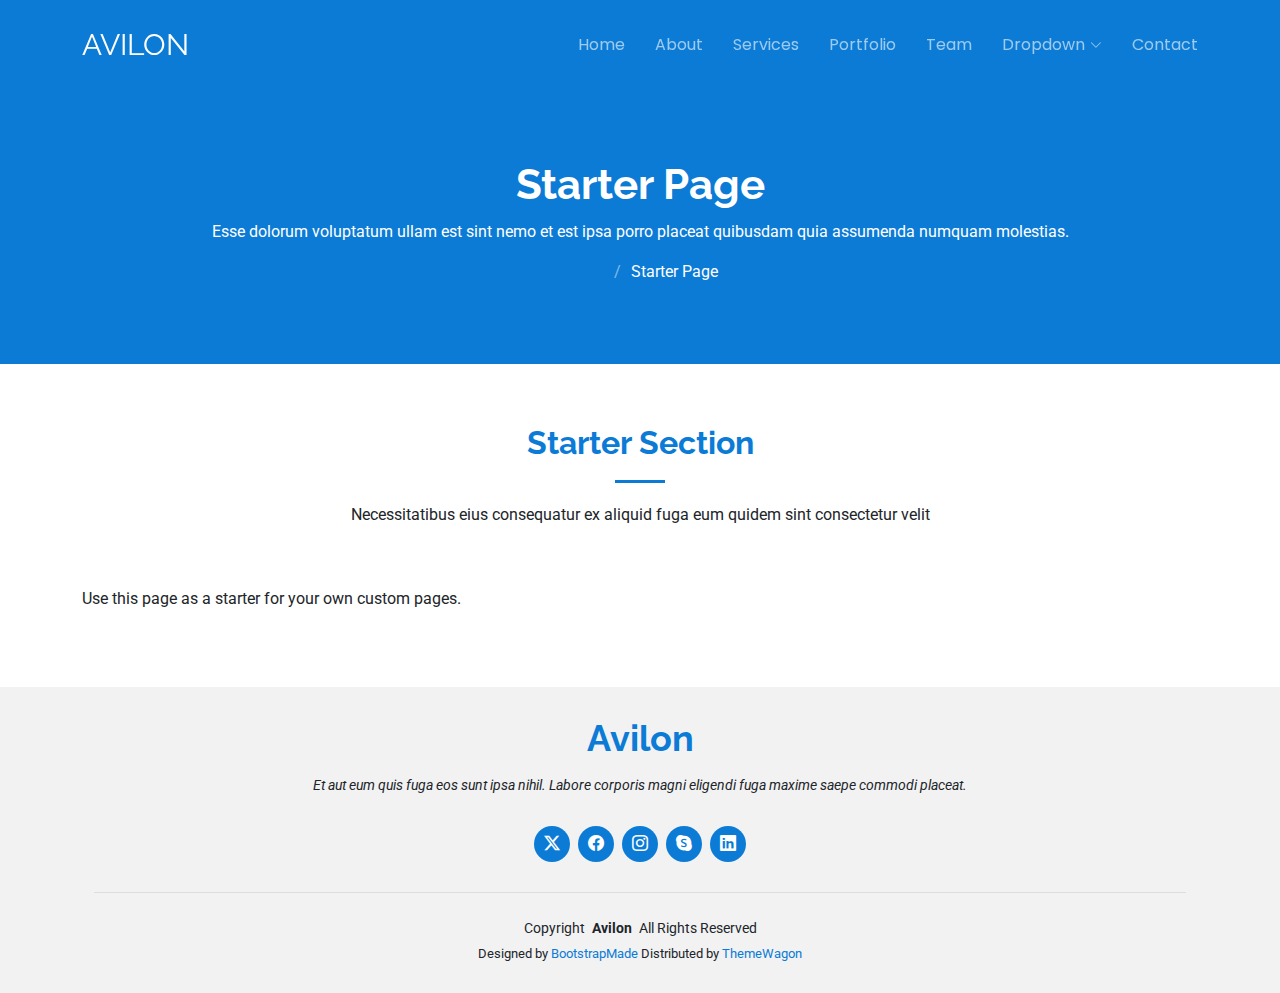
<file: starter-page.html>
<!DOCTYPE html>
<html lang="en">

<head>
  <meta charset="utf-8">
  <meta content="width=device-width, initial-scale=1.0" name="viewport">
  <title>Starter Page - Avilon Bootstrap Template</title>
  <meta name="description" content="">
  <meta name="keywords" content="">

  <!-- Favicons -->
  <link href="assets/img/favicon.png" rel="icon">
  <link href="assets/img/apple-touch-icon.png" rel="apple-touch-icon">

  <!-- Fonts -->
  <link href="https://fonts.googleapis.com" rel="preconnect">
  <link href="https://fonts.gstatic.com" rel="preconnect" crossorigin>
  <link href="https://fonts.googleapis.com/css2?family=Roboto:ital,wght@0,100;0,300;0,400;0,500;0,700;0,900;1,100;1,300;1,400;1,500;1,700;1,900&family=Poppins:ital,wght@0,100;0,200;0,300;0,400;0,500;0,600;0,700;0,800;0,900;1,100;1,200;1,300;1,400;1,500;1,600;1,700;1,800;1,900&family=Raleway:ital,wght@0,100;0,200;0,300;0,400;0,500;0,600;0,700;0,800;0,900;1,100;1,200;1,300;1,400;1,500;1,600;1,700;1,800;1,900&display=swap" rel="stylesheet">

  <!-- Vendor CSS Files -->
  <link href="assets/vendor/bootstrap/css/bootstrap.min.css" rel="stylesheet">
  <link href="assets/vendor/bootstrap-icons/bootstrap-icons.css" rel="stylesheet">
  <link href="assets/vendor/aos/aos.css" rel="stylesheet">
  <link href="assets/vendor/animate.css/animate.min.css" rel="stylesheet">
  <link href="assets/vendor/glightbox/css/glightbox.min.css" rel="stylesheet">
  <link href="assets/vendor/swiper/swiper-bundle.min.css" rel="stylesheet">

  <!-- Main CSS File -->
  <link href="assets/css/main.css" rel="stylesheet">

  <!-- =======================================================
  * Template Name: Avilon
  * Template URL: https://bootstrapmade.com/avilon-bootstrap-landing-page-template/
  * Updated: Aug 07 2024 with Bootstrap v5.3.3
  * Author: BootstrapMade.com
  * License: https://bootstrapmade.com/license/
  ======================================================== -->
</head>

<body class="starter-page-page">

  <header id="header" class="header d-flex align-items-center fixed-top">
    <div class="container-fluid container-xl position-relative d-flex align-items-center justify-content-between">

      <a href="index.html" class="logo d-flex align-items-center">
        <!-- Uncomment the line below if you also wish to use an image logo -->
        <!-- <img src="assets/img/logo.png" alt=""> -->
        <h1 class="sitename">Avilon</h1>
      </a>

      <nav id="navmenu" class="navmenu">
        <ul>
          <li><a href="#hero">Home</a></li>
          <li><a href="#about">About</a></li>
          <li><a href="#services">Services</a></li>
          <li><a href="#portfolio">Portfolio</a></li>
          <li><a href="#team">Team</a></li>
          <li class="dropdown"><a href="#"><span>Dropdown</span> <i class="bi bi-chevron-down toggle-dropdown"></i></a>
            <ul>
              <li><a href="#">Dropdown 1</a></li>
              <li class="dropdown"><a href="#"><span>Deep Dropdown</span> <i class="bi bi-chevron-down toggle-dropdown"></i></a>
                <ul>
                  <li><a href="#">Deep Dropdown 1</a></li>
                  <li><a href="#">Deep Dropdown 2</a></li>
                  <li><a href="#">Deep Dropdown 3</a></li>
                  <li><a href="#">Deep Dropdown 4</a></li>
                  <li><a href="#">Deep Dropdown 5</a></li>
                </ul>
              </li>
              <li><a href="#">Dropdown 2</a></li>
              <li><a href="#">Dropdown 3</a></li>
              <li><a href="#">Dropdown 4</a></li>
            </ul>
          </li>
          <li><a href="#contact">Contact</a></li>
        </ul>
        <i class="mobile-nav-toggle d-xl-none bi bi-list"></i>
      </nav>

    </div>
  </header>

  <main class="main">

    <!-- Page Title -->
    <div class="page-title dark-background">
      <div class="container position-relative">
        <h1>Starter Page</h1>
        <p>Esse dolorum voluptatum ullam est sint nemo et est ipsa porro placeat quibusdam quia assumenda numquam molestias.</p>
        <nav class="breadcrumbs">
          <ol>
            <li><a href="index.html">Home</a></li>
            <li class="current">Starter Page</li>
          </ol>
        </nav>
      </div>
    </div><!-- End Page Title -->

    <!-- Starter Section Section -->
    <section id="starter-section" class="starter-section section">

      <!-- Section Title -->
      <div class="container section-title" data-aos="fade-up">
        <h2>Starter Section</h2>
        <p>Necessitatibus eius consequatur ex aliquid fuga eum quidem sint consectetur velit</p>
      </div><!-- End Section Title -->

      <div class="container" data-aos="fade-up">
        <p>Use this page as a starter for your own custom pages.</p>
      </div>

    </section><!-- /Starter Section Section -->

  </main>

  <footer id="footer" class="footer light-background">
    <div class="container">
      <h3 class="sitename">Avilon</h3>
      <p>Et aut eum quis fuga eos sunt ipsa nihil. Labore corporis magni eligendi fuga maxime saepe commodi placeat.</p>
      <div class="social-links d-flex justify-content-center">
        <a href=""><i class="bi bi-twitter-x"></i></a>
        <a href=""><i class="bi bi-facebook"></i></a>
        <a href=""><i class="bi bi-instagram"></i></a>
        <a href=""><i class="bi bi-skype"></i></a>
        <a href=""><i class="bi bi-linkedin"></i></a>
      </div>
      <div class="container">
        <div class="copyright">
          <span>Copyright</span> <strong class="px-1 sitename">Avilon</strong> <span>All Rights Reserved</span>
        </div>
        <div class="credits">
          <!-- All the links in the footer should remain intact. -->
          <!-- You can delete the links only if you've purchased the pro version. -->
          <!-- Licensing information: https://bootstrapmade.com/license/ -->
          <!-- Purchase the pro version with working PHP/AJAX contact form: [buy-url] -->
          Designed by <a href="https://bootstrapmade.com/">BootstrapMade</a> Distributed by <a href="https://themewagon.com" target="_blank">ThemeWagon</a>
        </div>
      </div>
    </div>
  </footer>

  <!-- Scroll Top -->
  <a href="#" id="scroll-top" class="scroll-top d-flex align-items-center justify-content-center"><i class="bi bi-arrow-up-short"></i></a>

  <!-- Preloader -->
  <div id="preloader"></div>

  <!-- Vendor JS Files -->
  <script src="assets/vendor/bootstrap/js/bootstrap.bundle.min.js"></script>
  <script src="assets/vendor/php-email-form/validate.js"></script>
  <script src="assets/vendor/aos/aos.js"></script>
  <script src="assets/vendor/glightbox/js/glightbox.min.js"></script>
  <script src="assets/vendor/swiper/swiper-bundle.min.js"></script>

  <!-- Main JS File -->
  <script src="assets/js/main.js"></script>

</body>

</html>
</file>
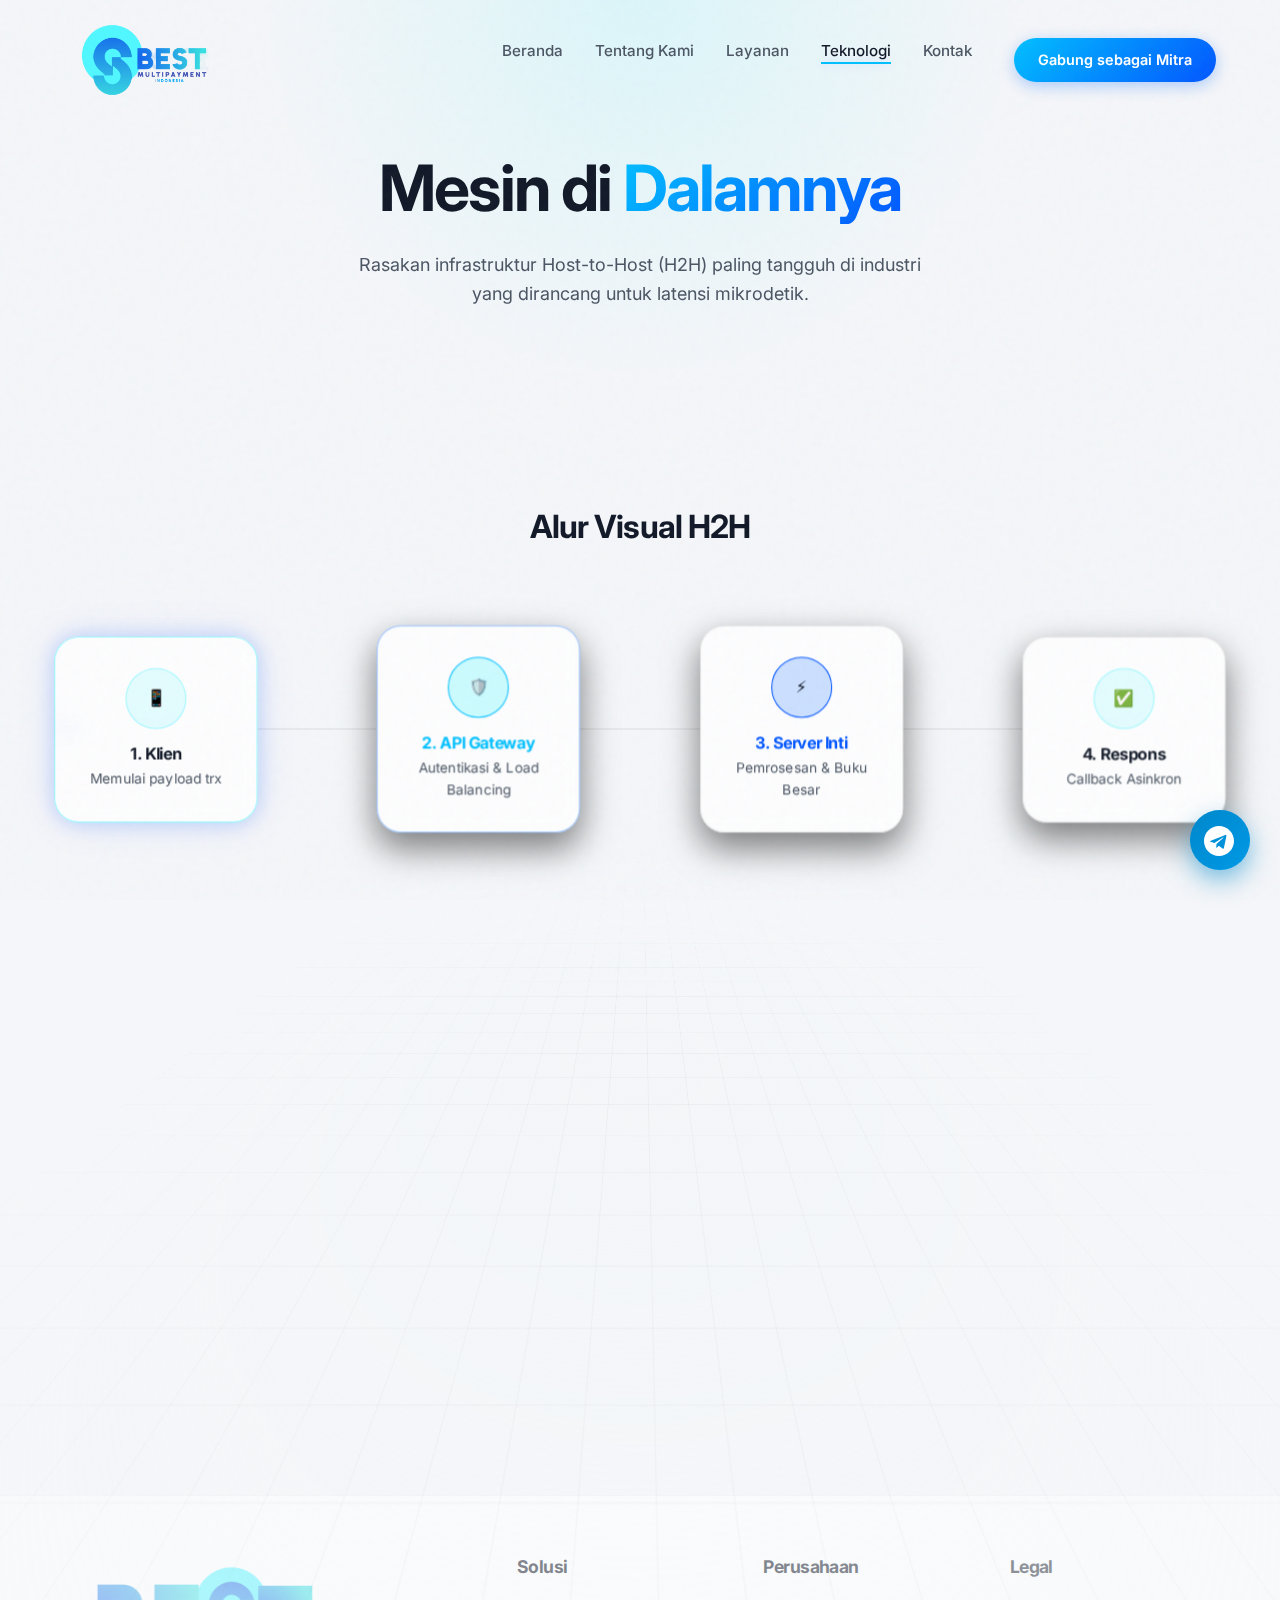
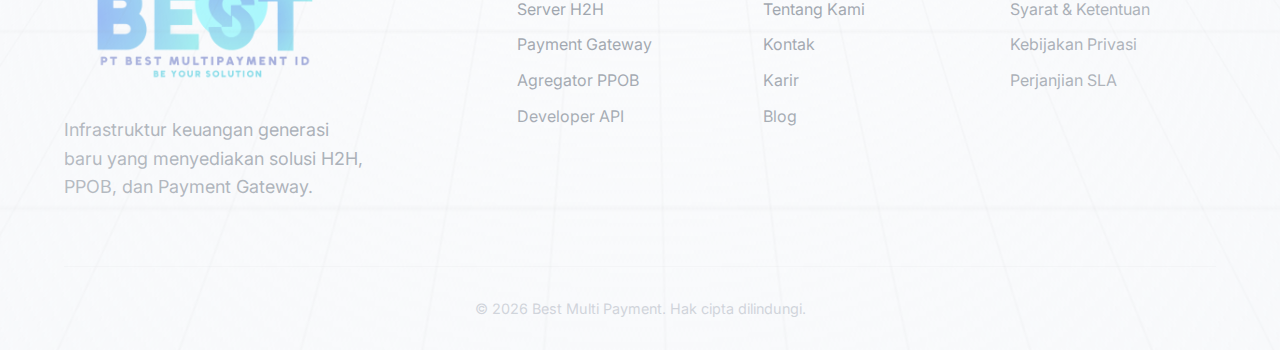
<file: technology.html>
<!DOCTYPE html>
<html lang="id" prefix="og: https://ogp.me/ns#">
<head>
  <meta charset="UTF-8">
  <meta name="viewport" content="width=device-width, initial-scale=1.0">

  <!-- Primary SEO Meta Tags -->
  <title>Teknologi Best Multi Payment | Infrastruktur H2H Server & API Terbaik Indonesia</title>
  <meta name="title" content="Teknologi Best Multi Payment | Infrastruktur H2H Server & API Terbaik Indonesia">
  <meta name="description" content="Teknologi Best Multi Payment: infrastruktur H2H server redundan, enkripsi RSA 2048-bit, TLS 1.3, uptime 99.99%, latensi 15ms, kapasitas 15.000 TPS. Arsitektur payment gateway generasi baru untuk bisnis digital Indonesia.">
  <meta name="keywords" content="teknologi H2H server, infrastruktur payment gateway, API H2H terbaik, server redundan, enkripsi transaksi, TLS 1.3, RSA 2048, uptime 99.99%, latency rendah, kapasitas TPS tinggi, best multi payment teknologi, server pulsa tercepat, API PPOB terbaik">
  <meta name="author" content="Best Multi Payment">
  <meta name="robots" content="index, follow, max-image-preview:large, max-snippet:-1, max-video-preview:-1">
  <meta name="language" content="Indonesian">

  <!-- Canonical URL -->
  <link rel="canonical" href="https://pulsaterbaik.id/technology.html">

  <!-- Open Graph / Facebook -->
  <meta property="og:type" content="website">
  <meta property="og:url" content="https://pulsaterbaik.id/technology.html">
  <meta property="og:title" content="Teknologi Best Multi Payment | Infrastruktur H2H Server & API Terbaik Indonesia">
  <meta property="og:description" content="Infrastruktur H2H server redundan, enkripsi RSA 2048-bit, uptime 99.99%, latensi 15ms, kapasitas 15.000 TPS dari Best Multi Payment.">
  <meta property="og:image" content="https://pulsaterbaik.id/assets/logo_best1.png">
  <meta property="og:locale" content="id_ID">
  <meta property="og:site_name" content="Best Multi Payment">

  <!-- Twitter Card -->
  <meta name="twitter:card" content="summary_large_image">
  <meta name="twitter:title" content="Teknologi Best Multi Payment | Infrastruktur H2H Server & API Terbaik Indonesia">
  <meta name="twitter:description" content="Infrastruktur H2H server redundan, enkripsi RSA 2048-bit, uptime 99.99%, latensi 15ms. Teknologi payment gateway generasi baru.">
  <meta name="twitter:image" content="https://pulsaterbaik.id/assets/logo_best1.png">

  <!-- Geo & Business Info -->
  <meta name="geo.region" content="ID-JB">
  <meta name="geo.placename" content="Bogor, Jawa Barat, Indonesia">

  <!-- JSON-LD Structured Data -->
  <script type="application/ld+json">
  {
    "@context": "https://schema.org",
    "@type": "TechArticle",
    "headline": "Infrastruktur Teknologi H2H Server Best Multi Payment",
    "url": "https://pulsaterbaik.id/technology.html",
    "description": "Penjelasan lengkap arsitektur H2H server Best Multi Payment: load balancing, enkripsi, dan alur transaksi real-time.",
    "author": {"@type": "Organization", "name": "Best Multi Payment"},
    "publisher": {
      "@type": "Organization",
      "name": "Best Multi Payment",
      "logo": {"@type": "ImageObject", "url": "https://pulsaterbaik.id/assets/logo_best1.png"}
    },
    "about": [
      {"@type": "Thing", "name": "H2H Server"},
      {"@type": "Thing", "name": "Payment Gateway"},
      {"@type": "Thing", "name": "API Integration"},
      {"@type": "Thing", "name": "PPOB"}
    ]
  }
  </script>

  <link rel="preconnect" href="https://fonts.googleapis.com">
  <link rel="preconnect" href="https://fonts.gstatic.com" crossorigin>
  <link href="https://fonts.googleapis.com/css2?family=Inter:wght@300;400;500;600;700;800;900&display=swap" rel="stylesheet">
  <link rel="stylesheet" href="css/style.css">
  <style>
    /* Page Specific Styles: H2H Visual Diagram */
    .tech-hero {
      padding: 150px 0 100px;
      text-align: center;
      background: radial-gradient(circle at top, rgba(0,240,255,0.1), transparent 50%);
    }

    .flow-container {
      display: flex;
      align-items: center;
      justify-content: space-between;
      margin: 80px 0;
      position: relative;
      transform-style: preserve-3d;
      perspective: 1200px;
    }

    /* Mobile handling for flow */
    @media (max-width: 992px) {
      .flow-container {
        flex-direction: column;
        gap: 60px;
      }
    }

    .node {
      width: 200px;
      padding: 30px 20px;
      background: var(--bg-panel);
      backdrop-filter: blur(10px);
      border: 1px solid rgba(0,0,0,0.1);
      border-radius: var(--border-radius-lg);
      text-align: center;
      position: relative;
      z-index: 2;
      box-shadow: 0 15px 35px rgba(0,0,0,0.5);
      animation: floatNode 6s ease-in-out infinite;
      transform: translateZ(20px);
    }
    
    .node:nth-child(2) { animation-delay: 1s; border-color: rgba(0,240,255,0.4); box-shadow: var(--glow-md); }
    .node:nth-child(3) { animation-delay: 2s; border-color: rgba(0,102,255,0.4); }
    .node:nth-child(4) { animation-delay: 3s; }

    .node-icon {
      width: 60px;
      height: 60px;
      margin: 0 auto 15px;
      border-radius: 50%;
      background: rgba(0,240,255,0.1);
      display: flex;
      align-items: center;
      justify-content: center;
      border: 1px solid rgba(0,240,255,0.3);
    }

    .node h4 { margin-bottom: 5px; color: var(--text-primary); }
    .node p { font-size: 0.85rem; margin: 0; color: var(--text-secondary); }

    /* Connection Lines */
    .connection-line {
      position: absolute;
      top: 50%;
      left: 0;
      width: 100%;
      height: 2px;
      background: rgba(0,0,0,0.05);
      z-index: 1;
      transform: translateY(-50%);
    }

    .data-flow {
      position: absolute;
      top: -3px;
      left: 0;
      width: 8px;
      height: 8px;
      background: var(--neon-cyan);
      border-radius: 50%;
      box-shadow: var(--glow-sm);
      animation: dataMove 4s linear infinite;
    }
    .data-flow:nth-child(2) { animation-delay: 2s; background: var(--neon-blue); }

    @keyframes floatNode {
      0% { transform: translateY(0) translateZ(20px) rotateX(5deg); }
      50% { transform: translateY(-15px) translateZ(40px) rotateX(-5deg); }
      100% { transform: translateY(0) translateZ(20px) rotateX(5deg); }
    }

    @keyframes dataMove {
      0% { left: 5%; opacity: 0; }
      10% { opacity: 1; }
      90% { opacity: 1; }
      100% { left: 95%; opacity: 0; }
    }

    /* Override for mobile line */
    @media (max-width: 992px) {
      .connection-line {
        top: 0; left: 50%; width: 2px; height: 100%; transform: translateX(-50%);
      }
      @keyframes dataMove {
        0% { top: 5%; opacity: 0; left: -3px; }
        10% { opacity: 1; }
        90% { opacity: 1; }
        100% { top: 95%; opacity: 0; left: -3px; }
      }
    }
  </style>
</head>
<body>

  <!-- Navbar -->
  <nav class="navbar">
    <div class="container nav-container">
      <a href="index.html" class="logo">
        <img src="assets/logo_best1.png" alt="Best Multi Payment" style="height: 80px; max-width: 100%; object-fit: contain;">
      </a>
      <button class="mobile-menu-toggle" aria-label="Toggle Menu">
        <span></span><span></span><span></span>
      </button>
      <ul class="nav-links">
        <li><a href="index.html" class="nav-link">Beranda</a></li>
        <li><a href="about.html" class="nav-link">Tentang Kami</a></li>
        <li><a href="services.html" class="nav-link">Layanan</a></li>
        <li><a href="technology.html" class="nav-link active">Teknologi</a></li>
        <li><a href="contact.html" class="nav-link">Kontak</a></li>
        <li><a href="https://mitra.pulsaterbaik.id/" class="btn btn-primary btn-nav">Gabung sebagai Mitra</a></li>
      </ul>
    </div>
  </nav>

  <!-- Background -->
  <div class="bg-grid"></div>

  <!-- Tech Hero -->
  <section class="tech-hero">
    <div class="container reveal">
      <h1>Mesin di <span class="text-gradient">Dalamnya</span></h1>
      <p style="max-width: 600px; margin: 0 auto;">Rasakan infrastruktur Host-to-Host (H2H) paling tangguh di industri yang dirancang untuk latensi mikrodetik.</p>
    </div>
  </section>

  <!-- H2H Flow Diagram Section -->
  <section class="section pt-0">
    <div class="container">
      <div class="reveal text-center" style="margin-bottom: 50px;">
        <h2 style="font-size: 2rem;">Alur Visual H2H</h2>
      </div>

      <div class="flow-container reveal">
        <!-- Connecting Line & Data Packets -->
        <div class="connection-line d-none-mobile">
          <div class="data-flow"></div>
          <div class="data-flow"></div>
        </div>

        <!-- Node 1: Client -->
        <div class="node">
          <div class="node-icon">📱</div>
          <h4>1. Klien</h4>
          <p>Memulai payload trx</p>
        </div>

        <!-- Node 2: API Gateway -->
        <div class="node">
          <div class="node-icon" style="border-color:var(--neon-cyan); background:rgba(0,240,255,0.2);">🛡️</div>
          <h4 style="color:var(--neon-cyan);">2. API Gateway</h4>
          <p>Autentikasi & Load Balancing</p>
        </div>

        <!-- Node 3: Core Server -->
        <div class="node">
          <div class="node-icon" style="border-color:var(--neon-blue); background:rgba(0,102,255,0.2);">⚡</div>
          <h4 style="color:var(--neon-blue);">3. Server Inti</h4>
          <p>Pemrosesan & Buku Besar</p>
        </div>

        <!-- Node 4: Response -->
        <div class="node">
          <div class="node-icon">✅</div>
          <h4>4. Respons</h4>
          <p>Callback Asinkron</p>
        </div>
      </div>
    </div>
  </section>

  <!-- Architecture Details -->
  <section class="section">
    <div class="container">
      <div class="grid grid-2">
        <div class="glass-panel reveal tilt-card">
          <div class="tilt-card-inner">
            <h3 style="color: var(--neon-cyan);">Arsitektur Redundan</h3>
            <p>Server kami didistribusikan di berbagai zona ketersediaan untuk memastikan tidak ada titik kegagalan tunggal. Auto-scaling menangani lonjakan lalu lintas dengan mudah.</p>
          </div>
        </div>
        <div class="glass-panel reveal tilt-card" style="transition-delay: 0.1s;">
          <div class="tilt-card-inner">
            <h3 style="color: var(--neon-blue);">Enkripsi Ujung-ke-Ujung</h3>
            <p>Semua payload ditandatangani dan dienkripsi menggunakan kunci RSA 2048-bit dan ditransmisikan melalui TLS 1.3, menjamin keamanan maksimal untuk data keuangan.</p>
          </div>
        </div>
      </div>
    </div>
  </section>

  <footer class="footer">
    <div class="container">
      <div class="footer-grid">
        <div>
          <div class="logo footer-logo">
            <img src="assets/logo_best2.png" alt="Best Multi Payment" style="height: 140px; max-width: 100%; object-fit: contain;">
          </div>
          <p class="footer-desc">Infrastruktur keuangan generasi baru yang menyediakan solusi H2H, PPOB, dan Payment Gateway.</p>
        </div>
        <div>
          <h4>Solusi</h4>
          <ul>
            <li><a href="services.html">Server H2H</a></li>
            <li><a href="services.html">Payment Gateway</a></li>
            <li><a href="services.html">Agregator PPOB</a></li>
            <li><a href="technology.html">Developer API</a></li>
          </ul>
        </div>
        <div>
          <h4>Perusahaan</h4>
          <ul>
            <li><a href="about.html">Tentang Kami</a></li>
            <li><a href="contact.html">Kontak</a></li>
            <li><a href="#">Karir</a></li>
            <li><a href="#">Blog</a></li>
          </ul>
        </div>
        <div>
          <h4>Legal</h4>
          <ul>
            <li><a href="#">Syarat & Ketentuan</a></li>
            <li><a href="#">Kebijakan Privasi</a></li>
            <li><a href="#">Perjanjian SLA</a></li>
          </ul>
        </div>
      </div>
      <div class="footer-bottom">
        &copy; 2026 Best Multi Payment. Hak cipta dilindungi.
      </div>
    </div>
  </footer>

  <script src="js/script.js"></script>
  <!-- Floating Telegram Widget -->
  <a href="https://t.me/csbestmp" target="_blank" class="floating-telegram" aria-label="Chat with us on Telegram">
    <svg viewBox="0 0 24 24" xmlns="http://www.w3.org/2000/svg">
      <path
        d="M12 0C5.373 0 0 5.373 0 12s5.373 12 12 12 12-5.373 12-12S18.627 0 12 0zm5.894 8.221l-1.97 9.28c-.145.658-.537.818-1.084.508l-3-2.21-1.446 1.394c-.14.18-.357.295-.6.295-.002 0-.003 0-.005 0l.213-3.054 5.56-5.022c.24-.213-.054-.334-.373-.121l-6.869 4.326-2.96-.924c-.64-.203-.658-.64.135-.954l11.566-4.458c.538-.196 1.006.128.832.941z" />
    </svg>
  </a>
</body>
</html>
</file>
<file: css/style.css>
/* ==========================================================================
   BEST MULTI PAYMENT - Ultra Premium Fintech Design System
   ========================================================================== */

/* --- Variables & Theme --- */
:root {
  /* Colors */
  --bg-dark: #f4f6f9;
  --bg-darker: #ffffff;
  --bg-panel: rgba(255, 255, 255, 0.8);
  --bg-panel-hover: rgba(255, 255, 255, 1);
  
  --neon-cyan: #00bfff;
  --neon-blue: #0055ff;
  --neon-purple: #8a2be2;
  
  --text-primary: #111827;
  --text-secondary: #4b5563;
  --text-muted: #9ca3af;

  /* Typography */
  --font-main: 'Inter', system-ui, -apple-system, sans-serif;
  
  /* Gradients */
  --grad-primary: linear-gradient(135deg, var(--neon-cyan), var(--neon-blue));
  --grad-glass: linear-gradient(135deg, rgba(0,0,0,0.03), rgba(0,0,0,0.01));
  --grad-border: linear-gradient(135deg, rgba(0,0,0,0.1), rgba(0,0,0,0.0));
  
  /* Shadows & Glows */
  --glow-sm: 0 0 10px rgba(0, 85, 255, 0.15);
  --glow-md: 0 0 20px rgba(0, 85, 255, 0.2), 0 0 40px rgba(0, 85, 255, 0.1);
  --glow-lg: 0 0 30px rgba(0, 85, 255, 0.3), 0 0 60px rgba(0, 85, 255, 0.2);
  --shadow-drop: 0 10px 30px rgba(0,0,0,0.08);
  
  /* Borders */
  --border-radius-sm: 8px;
  --border-radius-md: 16px;
  --border-radius-lg: 24px;
  --border-radius-pill: 9999px;

  /* Transition */
  --transition-fast: 0.2s cubic-bezier(0.25, 0.46, 0.45, 0.94);
  --transition-smooth: 0.4s cubic-bezier(0.25, 0.8, 0.25, 1);
  --transition-bounce: 0.6s cubic-bezier(0.34, 1.56, 0.64, 1);
}

/* --- Reset & Base --- */
* {
  margin: 0;
  padding: 0;
  box-sizing: border-box;
}

html {
  scroll-behavior: smooth;
  font-size: 16px;
}

body {
  font-family: var(--font-main);
  background-color: var(--bg-dark);
  color: var(--text-primary);
  line-height: 1.6;
  overflow-x: hidden;
  -webkit-font-smoothing: antialiased;
  position: relative;
}

/* Background Noise Texture */
body::before {
  content: "";
  position: fixed;
  top: 0;
  left: 0;
  width: 100vw;
  height: 100vh;
  background-image: url("data:image/svg+xml,%3Csvg viewBox='0 0 200 200' xmlns='http://www.w3.org/2000/svg'%3E%3Cfilter id='noiseFilter'%3E%3CfeTurbulence type='fractalNoise' baseFrequency='0.65' numOctaves='3' stitchTiles='stitch'/%3E%3C/filter%3E%3Crect width='100%25' height='100%25' filter='url(%23noiseFilter)' opacity='0.03'/%3E%3C/svg%3E");
  pointer-events: none;
  z-index: 9999;
}

a {
  text-decoration: none;
  color: inherit;
}

ul {
  list-style: none;
}

img, svg {
  max-width: 100%;
  display: block;
}

/* --- Layout Utilities --- */
.container {
  max-width: 1200px;
  margin: 0 auto;
  padding: 0 24px;
}

.section {
  padding: 100px 0;
  position: relative;
  z-index: 1;
}

.grid {
  display: grid;
  gap: 30px;
}
.grid-2 { grid-template-columns: repeat(auto-fit, minmax(400px, 1fr)); }
.grid-3 { grid-template-columns: repeat(auto-fit, minmax(300px, 1fr)); }
.grid-4 { grid-template-columns: repeat(auto-fit, minmax(250px, 1fr)); }

/* --- Typography --- */
h1, h2, h3, h4, h5, h6 {
  font-weight: 700;
  line-height: 1.2;
  letter-spacing: -0.03em;
}

h1 { font-size: clamp(3rem, 5vw, 5rem); margin-bottom: 24px; }
h2 { font-size: clamp(2rem, 4vw, 3.5rem); margin-bottom: 20px; }
h3 { font-size: clamp(1.5rem, 3vw, 2.5rem); margin-bottom: 16px; }

p {
  color: var(--text-secondary);
  font-size: 1.125rem;
  margin-bottom: 24px;
}

.text-gradient {
  background: var(--grad-primary);
  -webkit-background-clip: text;
  -webkit-text-fill-color: transparent;
  background-clip: text;
  display: inline-block;
}

.text-center { text-align: center; }

/* --- Components --- */

/* Navbar */
.navbar {
  position: fixed;
  top: 0;
  width: 100%;
  padding: 20px 0;
  z-index: 1000;
  transition: var(--transition-smooth);
}
.navbar.scrolled {
  background: rgba(255, 255, 255, 0.9);
  backdrop-filter: blur(12px);
  -webkit-backdrop-filter: blur(12px);
  padding: 15px 0;
  border-bottom: 1px solid rgba(0, 0, 0, 0.05);
}
.nav-container {
  display: flex;
  justify-content: space-between;
  align-items: center;
}
.logo {
  font-size: 1.5rem;
  font-weight: 900;
  letter-spacing: -0.05em;
  color: var(--text-primary);
  display: flex;
  align-items: center;
  gap: 10px;
}
.logo-icon {
  width: 32px;
  height: 32px;
  background: var(--grad-primary);
  border-radius: 8px;
  box-shadow: var(--glow-sm);
}
.nav-links {
  display: flex;
  gap: 32px;
}
.nav-link {
  font-size: 0.95rem;
  font-weight: 500;
  color: var(--text-secondary);
  transition: var(--transition-fast);
  position: relative;
}
.nav-link:hover, .nav-link.active {
  color: var(--text-primary);
}
.nav-link::after {
  content: '';
  position: absolute;
  bottom: -4px;
  left: 0;
  width: 0%;
  height: 2px;
  background: var(--neon-cyan);
  transition: var(--transition-fast);
  box-shadow: var(--glow-sm);
}
.nav-link:hover::after, .nav-link.active::after {
  width: 100%;
}

/* Buttons */
.btn {
  display: inline-flex;
  align-items: center;
  justify-content: center;
  padding: 14px 28px;
  border-radius: var(--border-radius-pill);
  font-weight: 600;
  font-size: 1rem;
  cursor: pointer;
  transition: var(--transition-bounce);
  border: none;
  outline: none;
  position: relative;
  overflow: hidden;
}
.btn-primary {
  background: var(--grad-primary);
  color: #fff;
  box-shadow: 0 4px 15px rgba(0, 102, 255, 0.3);
}
.btn-primary:hover {
  transform: translateY(-2px);
  box-shadow: var(--glow-md);
}
.btn-outline {
  background: transparent;
  color: var(--text-primary);
  border: 1px solid rgba(0,0,0,0.1);
  backdrop-filter: blur(5px);
}
.btn-outline:hover {
  border-color: var(--neon-cyan);
  color: var(--neon-cyan);
  box-shadow: inset 0 0 10px rgba(0, 240, 255, 0.1), var(--glow-sm);
}
.btn-nav {
  padding: 10px 24px;
  font-size: 0.9rem;
  margin-left: 10px;
}
@media (max-width: 768px) {
  .btn-nav {
    margin-left: 0;
    margin-top: 10px;
    width: 100%;
  }
}
.magnetic-wrap {
  display: inline-block;
}

/* Glass & Cards */
.glass-panel {
  background: var(--bg-panel);
  backdrop-filter: blur(16px);
  -webkit-backdrop-filter: blur(16px);
  border: 1px solid rgba(0, 0, 0, 0.05);
  border-radius: var(--border-radius-lg);
  padding: 40px;
  box-shadow: var(--shadow-drop);
  transition: var(--transition-smooth);
}
.glass-panel:hover {
  background: var(--bg-panel-hover);
  border-color: rgba(0, 240, 255, 0.2);
  transform: translateY(-5px);
}

/* 3D Tilt Wrapper */
.tilt-card {
  transform-style: preserve-3d;
  transform: perspective(1000px);
}
.tilt-card-inner {
  transform: translateZ(30px);
}

/* Neon Separator */
.neon-line {
  width: 100%;
  height: 1px;
  background: linear-gradient(90deg, transparent, var(--neon-cyan), transparent);
  opacity: 0.3;
  margin: 40px 0;
}

/* Animated Grid Background */
.bg-grid {
  position: absolute;
  top: 0;
  left: 0;
  width: 100%;
  height: 100%;
  background-size: 50px 50px;
  background-image: 
    linear-gradient(to right, rgba(0, 0, 0, 0.04) 1px, transparent 1px),
    linear-gradient(to bottom, rgba(0, 0, 0, 0.04) 1px, transparent 1px);
  transform: perspective(500px) rotateX(60deg) translateY(-100px) translateZ(-200px);
  animation: gridMove 20s linear infinite;
  z-index: 0;
  pointer-events: none;
}
.bg-grid::after {
  content: '';
  position: absolute;
  inset: 0;
  background: radial-gradient(circle at center, transparent 0%, var(--bg-dark) 80%);
}

/* Scroll Progress */
.progress-bar {
  position: fixed;
  top: 0;
  left: 0;
  height: 3px;
  background: var(--grad-primary);
  width: 0%;
  z-index: 1001;
  box-shadow: var(--glow-sm);
}

/* Scroll Reveal Hidden States */
.reveal {
  opacity: 0;
  transform: translateY(30px);
  transition: all 0.8s cubic-bezier(0.25, 0.8, 0.25, 1);
}
.reveal.active {
  opacity: 1;
  transform: translateY(0);
}

/* --- Hero Section --- */
.hero {
  min-height: 100vh;
  display: flex;
  align-items: center;
  justify-content: center;
  position: relative;
  overflow: hidden;
  padding-top: 80px;
}
.hero-content {
  position: relative;
  z-index: 2;
  text-align: center;
  max-width: 800px;
}
.hero-badges {
  display: inline-flex;
  align-items: center;
  gap: 8px;
  padding: 6px 16px;
  border-radius: var(--border-radius-pill);
  background: rgba(0, 240, 255, 0.1);
  border: 1px solid rgba(0, 240, 255, 0.2);
  color: var(--neon-cyan);
  font-size: 0.875rem;
  font-weight: 500;
  margin-bottom: 24px;
  box-shadow: inset 0 0 10px rgba(0,240,255,0.05);
}
.hero-badge-dot {
  width: 8px;
  height: 8px;
  background: var(--neon-cyan);
  border-radius: 50%;
  box-shadow: var(--glow-sm);
  animation: pulse 2s infinite;
}
.hero .btn-group {
  display: flex;
  gap: 16px;
  justify-content: center;
  margin-top: 32px;
}

/* Floating Elements (Hero 3D) */
.hero-float-container {
  position: absolute;
  top: 0;
  left: 0;
  width: 100%;
  height: 100%;
  pointer-events: none;
  z-index: 1;
  perspective: 1000px;
}
.float-card {
  position: absolute;
  width: 250px;
  height: 150px;
  border-radius: var(--border-radius-md);
  background: var(--bg-panel);
  border: 1px solid rgba(0,0,0,0.05);
  backdrop-filter: blur(10px);
  box-shadow: 0 20px 40px rgba(0,0,0,0.08);
  display: flex;
  flex-direction: column;
  justify-content: space-between;
  padding: 20px;
  transform-style: preserve-3d;
}
.float-card.fc-1 { top: 20%; left: 10%; animation: float 6s ease-in-out infinite; }
.float-card.fc-2 { bottom: 20%; right: 10%; animation: float 8s ease-in-out infinite 1s; }
.float-card.fc-3 { top: 30%; right: 15%; width: 180px; height: 100px; animation: float 7s ease-in-out infinite 2s; }
.fc-header { display: flex; justify-content: space-between; align-items: center; }
.fc-icon { width: 30px; height: 30px; border-radius: 50%; background: rgba(0,240,255,0.2); }
.fc-line { width: 60px; height: 4px; background: rgba(0,0,0,0.1); border-radius: 2px; }
.fc-amount { font-size: 1.5rem; font-weight: 700; color: var(--text-primary); }

/* Light Orbs */
.orb {
  position: absolute;
  border-radius: 50%;
  filter: blur(80px);
  z-index: 0;
  pointer-events: none;
}
.orb-1 { width: 400px; height: 400px; background: rgba(0, 240, 255, 0.15); top: -100px; left: -100px; }
.orb-2 { width: 500px; height: 500px; background: rgba(0, 102, 255, 0.15); bottom: -200px; right: -100px; }

/* --- Footer --- */
.footer {
  padding: 60px 0 30px;
  border-top: 1px solid rgba(0,0,0,0.05);
  background: var(--bg-darker);
}
.footer-grid {
  display: grid;
  grid-template-columns: 2fr 1fr 1fr 1fr;
  gap: 40px;
  margin-bottom: 40px;
}
.footer-logo { font-size: 1.5rem; font-weight: 800; color: var(--text-primary); margin-bottom: 20px; }
.footer-desc { color: var(--text-secondary); max-width: 300px; }
.footer h4 { color: var(--text-primary); margin-bottom: 20px; font-size: 1.1rem; }
.footer ul { display: flex; flex-direction: column; gap: 10px; }
.footer a { color: var(--text-secondary); transition: var(--transition-fast); }
.footer a:hover { color: var(--neon-cyan); }
.footer-bottom {
  text-align: center;
  padding-top: 30px;
  border-top: 1px solid rgba(0,0,0,0.05);
  color: var(--text-muted);
  font-size: 0.9rem;
}

/* --- Animations --- */
@keyframes float {
  0% { transform: translateY(0) rotateX(10deg) rotateY(-10deg); }
  50% { transform: translateY(-20px) rotateX(15deg) rotateY(-5deg); }
  100% { transform: translateY(0) rotateX(10deg) rotateY(-10deg); }
}
@keyframes pulse {
  0% { box-shadow: 0 0 0 0 rgba(0, 240, 255, 0.7); }
  70% { box-shadow: 0 0 0 10px rgba(0, 240, 255, 0); }
  100% { box-shadow: 0 0 0 0 rgba(0, 240, 255, 0); }
}
@keyframes gridMove {
  0% { background-position: 0 0; }
  100% { background-position: 0 50px; }
}
@keyframes spin {
  100% { transform: rotate(360deg); }
}

/* Mobile Menu Toggle */
.mobile-menu-toggle {
  display: none;
  flex-direction: column;
  justify-content: space-between;
  width: 30px;
  height: 21px;
  background: transparent;
  border: none;
  cursor: pointer;
  z-index: 1002;
}
.mobile-menu-toggle span {
  display: block;
  width: 100%;
  height: 3px;
  background-color: var(--text-primary);
  border-radius: 3px;
  transition: var(--transition-fast);
}
.mobile-menu-toggle.active span:nth-child(1) {
  transform: translateY(9px) rotate(45deg);
}
.mobile-menu-toggle.active span:nth-child(2) {
  opacity: 0;
}
.mobile-menu-toggle.active span:nth-child(3) {
  transform: translateY(-9px) rotate(-45deg);
}

/* --- Responsive --- */
@media (max-width: 992px) {
  h1 { font-size: 3rem; }
  .footer-grid { grid-template-columns: 1fr 1fr; }
  .float-card { display: none; } /* Reduce motion/load on smaller screens */
  .bg-grid { transform: perspective(500px) rotateX(45deg) translateY(-50px) translateZ(-100px); }
}
@media (max-width: 768px) {
  .mobile-menu-toggle { display: flex; }
  .nav-links {
    position: fixed;
    top: 0;
    left: 0;
    width: 100%;
    height: 100vh;
    background: var(--bg-panel-hover);
    backdrop-filter: blur(20px);
    -webkit-backdrop-filter: blur(20px);
    flex-direction: column;
    justify-content: center;
    align-items: center;
    gap: 40px;
    opacity: 0;
    visibility: hidden;
    transition: var(--transition-smooth);
    z-index: 1001;
  }
  .nav-links.active {
    opacity: 1;
    visibility: visible;
  }
  .nav-link { font-size: 1.5rem; }
  .grid-2, .grid-3, .grid-4 { grid-template-columns: 1fr; }
  .footer { padding: 40px 0 20px; }
  .footer-grid { grid-template-columns: 1fr 1fr; gap: 20px; margin-bottom: 20px; }
  .footer-grid > div:first-child { grid-column: span 2; margin-bottom: 10px; }
  .footer-logo img { height: 80px !important; }
  .footer h4 { margin-bottom: 15px; font-size: 1rem; }
  .footer ul { gap: 8px; }
  .footer a, .footer-desc { font-size: 0.9rem; }
  .footer-bottom { padding-top: 20px; font-size: 0.8rem; }
}

/* Floating Telegram Widget */
.floating-telegram {
  position: fixed;
  bottom: 30px;
  right: 30px;
  width: 60px;
  height: 60px;
  background: linear-gradient(135deg, #0088cc, #00aaff);
  border-radius: 50%;
  display: flex;
  align-items: center;
  justify-content: center;
  box-shadow: 0 10px 25px rgba(0, 136, 204, 0.5);
  z-index: 9999;
  transition: all 0.3s cubic-bezier(0.175, 0.885, 0.32, 1.275);
  cursor: pointer;
  text-decoration: none;
}

.floating-telegram::before {
  content: '';
  position: absolute;
  top: 0;
  left: 0;
  width: 100%;
  height: 100%;
  border-radius: 50%;
  background: rgba(0, 136, 204, 0.5);
  z-index: -1;
  animation: pulse-telegram 2s infinite;
}

.floating-telegram:hover {
  transform: translateY(-5px) scale(1.1);
  box-shadow: 0 15px 30px rgba(0, 136, 204, 0.7);
}

.floating-telegram svg {
  fill: white;
  width: 30px;
  height: 30px;
  margin-right: 2px;
  margin-top: 2px;
}

@keyframes pulse-telegram {
  0% { transform: scale(1); opacity: 0.8; }
  100% { transform: scale(1.5); opacity: 0; }
}

@media (max-width: 768px) {
  .floating-telegram {
    bottom: 20px;
    right: 20px;
    width: 50px;
    height: 50px;
  }
  .floating-telegram svg {
    width: 24px;
    height: 24px;
  }
}
</file>
<file: assets/css/second.css>
:root {
        --bg1: #001a33; /* biru sangat gelap */
        --bg2: #0b3d91; /* biru tua */
        --bg3: #0b7bd6; /* biru utama */
        --bg4: #4db8ff; /* biru terang */
        --acc1: #00cfff;
        --acc2: #3399ff;
        --acc3: #66ccff;
        --text: #ffffff;
        --muted: #cdd6f4;
        --glass: rgba(255, 255, 255, 0.06);
        --glass-br: rgba(255, 255, 255, 0.14);
      }
      * {
        box-sizing: border-box;
      }
      html,
      body {
        height: 100%;
      }
      body {
        margin: 0;
        font-family: Poppins, system-ui, sans-serif;
        color: var(--text);
        background: linear-gradient(
          180deg,
          var(--bg1),
          var(--bg2),
          var(--bg3),
          var(--bg4)
        );
        overflow-x: hidden;
      }

      /* ===== Parallax Layers ===== */
      .parallax {
        position: fixed;
        inset: 0;
        pointer-events: none;
        overflow: hidden;
        z-index: -1;
      }
      .layer {
        position: absolute;
        inset: 0;
        background-repeat: no-repeat;
        background-size: cover;
        will-change: transform;
      }

      /* Stars */
      .stars {
        background-image: url("https://www.transparenttextures.com/patterns/stardust.png");
        opacity: 0.4;
      }

      /* Aurora biru */
      .aurora {
        background: radial-gradient(
            600px 300px at 70% 20%,
            rgba(0, 159, 255, 0.25),
            transparent 70%
          ),
          radial-gradient(
            500px 300px at 30% 60%,
            rgba(0, 219, 255, 0.25),
            transparent 70%
          ),
          radial-gradient(
            800px 500px at 50% 80%,
            rgba(77, 184, 255, 0.25),
            transparent 70%
          );
        filter: blur(40px);
        mix-blend-mode: screen;
        opacity: 0.9;
        animation: drift 18s ease-in-out infinite alternate;
      }

     /* ===== Shooting Stars ===== */
.shooting-stars span {
  position: absolute;
  width: 2px;
  height: 80px;
  background: linear-gradient(180deg, white, transparent);
  opacity: 0.8;
  transform: rotate(45deg);
  animation: shoot 3s linear infinite;
}

.shooting-stars span:nth-child(2n) {
  animation-duration: 4s;
}
.shooting-stars span:nth-child(3n) {
  animation-duration: 5s;
}
.shooting-stars span:nth-child(odd) {
  background: linear-gradient(180deg, #a5d8ff, transparent);
}

@keyframes shoot {
  0% {
    transform: translateX(0) translateY(0) rotate(45deg);
    opacity: 1;
  }
  100% {
    transform: translateX(-400px) translateY(400px) rotate(45deg);
    opacity: 0;
  }
}


      /* ===== Content ===== */
      main {
        min-height: 100dvh;
        display: grid;
        place-items: center;
        padding: 4rem 1rem;
      }
      .card {
        width: min(980px, 94vw);
        background: linear-gradient(
          180deg,
          rgba(255, 255, 255, 0.04),
          rgba(255, 255, 255, 0.02)
        );
        border: 1px solid var(--glass-br);
        box-shadow: 0 30px 80px rgba(0, 0, 0, 0.55);
        border-radius: 28px;
        padding: clamp(1.25rem, 2.5vw, 2.25rem);
        backdrop-filter: blur(12px);
        text-align: center;
        position: relative;
        overflow: hidden;
      }
      .badge {
        display: inline-flex;
        gap: 0.5rem;
        align-items: center;
        padding: 0.35rem 0.75rem;
        border-radius: 999px;
        font-weight: 600;
        font-size: 0.85rem;
        background: linear-gradient(90deg, var(--acc2), var(--acc1));
        color: #001022;
        box-shadow: 0 8px 24px rgba(0, 0, 0, 0.35);
      }
      h1 {
        font-size: clamp(2rem, 5vw, 3.25rem);
        line-height: 1.05;
        margin: 0.6rem 0 0;
      }
      .subtitle {
        color: var(--muted);
        font-weight: 400;
        margin: 0.45rem 0 1rem;
      }

      /* Countdown */
      .countdown {
        display: flex;
        gap: 12px;
        justify-content: center;
        margin-top: 1.25rem;
        flex-wrap: wrap;
      }
      .countdown .unit {
        background: linear-gradient(
          180deg,
          rgba(255, 255, 255, 0.02),
          rgba(255, 255, 255, 0.01)
        );
        padding: 0.8rem 1rem;
        border-radius: 12px;
        min-width: 90px;
      }
      .countdown .value {
        font-size: 1.5rem;
        font-weight: 800;
        letter-spacing: 0.5px;
      }
      .countdown .label {
        font-size: 0.8rem;
        color: var(--muted);
        margin-top: 0.25rem;
      }

      .typing {
        display: inline-block;
        white-space: nowrap;
        overflow: hidden;
        font-weight: 800;
        letter-spacing: 0.5px;
        color: var(--text);
        border-right: 2px solid #fff; /* kursor */
        animation: typing 5s steps(12, end) infinite alternate,
          blink 0.8s step-end infinite;
      }

      @keyframes typing {
        from {
          width: 0;
        }
        to {
          width: 13ch;
        } /* jumlah karakter "Coming Soon" */
      }

      @keyframes blink {
        50% {
          border-color: transparent;
        }
      }

      .actions {
        margin-top: 1.35rem;
        display: flex;
        gap: 0.75rem;
        justify-content: center;
        flex-wrap: wrap;
      }
      .btn {
        --padx: 1.15rem;
        --pady: 0.8rem;
        display: inline-flex;
        align-items: center;
        justify-content: center;
        gap: 0.5rem;
        padding: var(--pady) var(--padx);
        border-radius: 12px;
        font-weight: 700;
        letter-spacing: 0.3px;
        text-decoration: none;
        transition: all 0.2s ease;
      }
      .btn-primary {
        background: linear-gradient(
          90deg,
          var(--acc2),
          var(--acc1),
          var(--acc3)
        );
        color: #001022;
        box-shadow: 0 10px 26px rgba(0, 0, 0, 0.28);
      }
      .btn-primary:hover {
        transform: translateY(-3px);
        box-shadow: 0 18px 40px rgba(0, 0, 0, 0.32);
      }
      .btn-ghost {
        color: var(--text);
        border: 1px solid var(--glass-br);
        background: var(--glass);
      }

      .note {
        margin-top: 1rem;
        font-size: 0.9rem;
        color: var(--muted);
      }

      .waves {
        position: fixed;
        bottom: 0;
        left: 0;
        width: 200%;
        height: 300px;
        display: flex;
        z-index: -1;
        overflow: hidden;
        animation: waveMove 8s linear infinite;
      }

      .waves svg {
        flex: 0 0 50%;
        height: 100%;
      }

      @keyframes waveMove {
        0% {
          transform: translateX(0);
        }
        100% {
          transform: translateX(-50%);
        }
      }

      /* responsive */
      @media (max-width: 520px) {
        .countdown .value {
          font-size: 1.1rem;
        }
        .countdown .unit {
          min-width: 68px;
          padding: 0.6rem 0.6rem;
        }
      }

      /* Loader Fullscreen */
#loader {
  position: fixed;
  inset: 0;
  background: linear-gradient(180deg, var(--bg1), var(--bg3));
  display: flex;
  flex-direction: column;
  align-items: center;
  justify-content: center;
  z-index: 9999;
  transition: opacity 0.6s ease, visibility 0.6s ease;
}

#loader.hide {
  opacity: 0;
  visibility: hidden;
}

/* Spinner animasi */
.spinner {
  width: 100px;
  height: 100px;
  border: 6px solid rgba(255, 255, 255, 0.2);
  border-top-color: var(--acc1);
  border-radius: 50%;
  animation: spin 1s linear infinite;
  margin-bottom: 1rem;
}

@keyframes spin {
  to {
    transform: rotate(360deg);
  }
}
</file>
<file: assets/css/main.css>
/**
* Template Name: Avilon
* Template URL: https://bootstrapmade.com/avilon-bootstrap-landing-page-template/
* Updated: Aug 07 2024 with Bootstrap v5.3.3
* Author: BootstrapMade.com
* License: https://bootstrapmade.com/license/
*/

/*--------------------------------------------------------------
# Font & Color Variables
# Help: https://bootstrapmade.com/color-system/
--------------------------------------------------------------*/
/* Fonts */
:root {
  --default-font: "Roboto",  system-ui, -apple-system, "Segoe UI", Roboto, "Helvetica Neue", Arial, "Noto Sans", "Liberation Sans", sans-serif, "Apple Color Emoji", "Segoe UI Emoji", "Segoe UI Symbol", "Noto Color Emoji";
  --heading-font: "Raleway",  sans-serif;
  --nav-font: "Poppins",  sans-serif;
}

/* Global Colors - The following color variables are used throughout the website. Updating them here will change the color scheme of the entire website */
:root { 
  --background-color: #ffffff; /* Background color for the entire website, including individual sections */
  --default-color: #212529; /* Default color used for the majority of the text content across the entire website */
  --heading-color: #0b7bd6; /* Color for headings, subheadings and title throughout the website */
  --accent-color: #0b7bd6; /* Accent color that represents your brand on the website. It's used for buttons, links, and other elements that need to stand out */
  --surface-color: #ffffff; /* The surface color is used as a background of boxed elements within sections, such as cards, icon boxes, or other elements that require a visual separation from the global background. */
  --contrast-color: #ffffff; /* Contrast color for text, ensuring readability against backgrounds of accent, heading, or default colors. */
}

/* Nav Menu Colors - The following color variables are used specifically for the navigation menu. They are separate from the global colors to allow for more customization options */
:root {
  --nav-color: rgba(255, 255, 255, 0.6);  /* The default color of the main navmenu links */
  --nav-hover-color: #ffffff; /* Applied to main navmenu links when they are hovered over or active */
  --nav-mobile-background-color: #ffffff; /* Used as the background color for mobile navigation menu */
  --nav-dropdown-background-color: #ffffff; /* Used as the background color for dropdown items that appear when hovering over primary navigation items */
  --nav-dropdown-color: #212529; /* Used for navigation links of the dropdown items in the navigation menu. */
  --nav-dropdown-hover-color: #0b7bd6; /* Similar to --nav-hover-color, this color is applied to dropdown navigation links when they are hovered over. */
}

/* Color Presets - These classes override global colors when applied to any section or element, providing reuse of the sam color scheme. */

.light-background {
  --background-color: #f2f2f3;
  --surface-color: #ffffff;
}

.dark-background {
  --background-color: #0b7bd6;
  --default-color: #ffffff;
  --heading-color: #ffffff;
  --surface-color: #0b7bd6;
  --contrast-color: #ffffff;
}

/* Smooth scroll */
:root {
  scroll-behavior: smooth;
}

/*--------------------------------------------------------------
# General Styling & Shared Classes
--------------------------------------------------------------*/
body {
  color: var(--default-color);
  background-color: var(--background-color);
  font-family: var(--default-font);
}

a {
  color: var(--accent-color);
  text-decoration: none;
  transition: 0.3s;
}

a:hover {
  color: color-mix(in srgb, var(--accent-color), transparent 25%);
  text-decoration: none;
}

h1,
h2,
h3,
h4,
h5,
h6 {
  color: var(--heading-color);
  font-family: var(--heading-font);
}

/* PHP Email Form Messages
------------------------------*/
.php-email-form .error-message {
  display: none;
  background: #df1529;
  color: #ffffff;
  text-align: left;
  padding: 15px;
  margin-bottom: 24px;
  font-weight: 600;
}

.php-email-form .sent-message {
  display: none;
  color: #ffffff;
  background: #059652;
  text-align: center;
  padding: 15px;
  margin-bottom: 24px;
  font-weight: 600;
}

.php-email-form .loading {
  display: none;
  background: var(--surface-color);
  text-align: center;
  padding: 15px;
  margin-bottom: 24px;
}

.php-email-form .loading:before {
  content: "";
  display: inline-block;
  border-radius: 50%;
  width: 24px;
  height: 24px;
  margin: 0 10px -6px 0;
  border: 3px solid var(--accent-color);
  border-top-color: var(--surface-color);
  animation: php-email-form-loading 1s linear infinite;
}

@keyframes php-email-form-loading {
  0% {
    transform: rotate(0deg);
  }

  100% {
    transform: rotate(360deg);
  }
}

/*--------------------------------------------------------------
# Global Header
--------------------------------------------------------------*/
.header {
  --background-color: rgba(255, 255, 255, 0);
  --default-color: #ffffff;
  --heading-color: #ffffff;
  color: var(--default-color);
  background-color: var(--background-color);
  padding: 15px 0;
  transition: all 0.5s;
  z-index: 997;
}

.header .logo {
  line-height: 1;
}

.logo img {
  transition: transform 0.3s ease; /* biar smooth */
}

.logo img:hover {
  transform: scale(1.3);
  filter: drop-shadow(0 4px 6px rgba(0, 0, 0, 0.3));
}

.header .logo img {
  max-height: 45px;
  margin-right: 8px;
}

.header .logo h1 {
  font-size: 30px;
  margin: 0;
  font-weight: 400;
  text-transform: uppercase;
  color: var(--heading-color);
}

/* Global Header on Scroll
------------------------------*/
.scrolled .header {
  --background-color: #0b7bd6;
}

/*--------------------------------------------------------------
# Navigation Menu
--------------------------------------------------------------*/
/* Navmenu - Desktop */
@media (min-width: 1200px) {
  .navmenu {
    padding: 0;
  }

  .navmenu ul {
    margin: 0;
    padding: 0;
    display: flex;
    list-style: none;
    align-items: center;
  }

  .navmenu li {
    position: relative;
  }

  .navmenu a,
  .navmenu a:focus {
    color: var(--nav-color);
    padding: 18px 15px;
    font-size: 16px;
    font-family: var(--nav-font);
    font-weight: 400;
    display: flex;
    align-items: center;
    justify-content: space-between;
    white-space: nowrap;
    transition: 0.3s;
  }

  .navmenu a i,
  .navmenu a:focus i {
    font-size: 12px;
    line-height: 0;
    margin-left: 5px;
    transition: 0.3s;
  }

  .navmenu li:last-child a {
    padding-right: 0;
  }

  .navmenu li:hover>a,
  .navmenu .active,
  .navmenu .active:focus {
    color: var(--nav-hover-color);
  }

  .navmenu .dropdown ul {
    margin: 0;
    padding: 10px 0;
    background: var(--nav-dropdown-background-color);
    display: block;
    position: absolute;
    visibility: hidden;
    left: 14px;
    top: 130%;
    opacity: 0;
    transition: 0.3s;
    border-radius: 4px;
    z-index: 99;
    box-shadow: 0px 0px 30px rgba(0, 0, 0, 0.1);
  }

  .navmenu .dropdown ul li {
    min-width: 200px;
  }

  .navmenu .dropdown ul a {
    padding: 10px 20px;
    font-size: 15px;
    text-transform: none;
    color: var(--nav-dropdown-color);
  }

  .navmenu .dropdown ul a i {
    font-size: 12px;
  }

  .navmenu .dropdown ul a:hover,
  .navmenu .dropdown ul .active:hover,
  .navmenu .dropdown ul li:hover>a {
    color: var(--nav-dropdown-hover-color);
  }

  .navmenu .dropdown:hover>ul {
    opacity: 1;
    top: 100%;
    visibility: visible;
  }

  .navmenu .dropdown .dropdown ul {
    top: 0;
    left: -90%;
    visibility: hidden;
  }

  .navmenu .dropdown .dropdown:hover>ul {
    opacity: 1;
    top: 0;
    left: -100%;
    visibility: visible;
  }
}

/* Navmenu - Mobile */
@media (max-width: 1199px) {
  .mobile-nav-toggle {
    color: var(--nav-color);
    font-size: 28px;
    line-height: 0;
    margin-right: 10px;
    cursor: pointer;
    transition: color 0.3s;
  }

  .navmenu {
    padding: 0;
    z-index: 9997;
  }

  .navmenu ul {
    display: none;
    list-style: none;
    position: absolute;
    inset: 60px 20px 20px 20px;
    padding: 10px 0;
    margin: 0;
    border-radius: 6px;
    background-color: var(--nav-mobile-background-color);
    overflow-y: auto;
    transition: 0.3s;
    z-index: 9998;
    box-shadow: 0px 0px 30px rgba(0, 0, 0, 0.1);
  }

  .navmenu a,
  .navmenu a:focus {
    color: var(--nav-dropdown-color);
    padding: 10px 20px;
    font-family: var(--nav-font);
    font-size: 17px;
    font-weight: 500;
    display: flex;
    align-items: center;
    justify-content: space-between;
    white-space: nowrap;
    transition: 0.3s;
  }

  .navmenu a i,
  .navmenu a:focus i {
    font-size: 12px;
    line-height: 0;
    margin-left: 5px;
    width: 30px;
    height: 30px;
    display: flex;
    align-items: center;
    justify-content: center;
    border-radius: 50%;
    transition: 0.3s;
    background-color: color-mix(in srgb, var(--accent-color), transparent 90%);
  }

  .navmenu a i:hover,
  .navmenu a:focus i:hover {
    background-color: var(--accent-color);
    color: var(--contrast-color);
  }

  .navmenu a:hover,
  .navmenu .active,
  .navmenu .active:focus {
    color: var(--nav-dropdown-hover-color);
  }

  .navmenu .active i,
  .navmenu .active:focus i {
    background-color: var(--accent-color);
    color: var(--contrast-color);
    transform: rotate(180deg);
  }

  .navmenu .dropdown ul {
    position: static;
    display: none;
    z-index: 99;
    padding: 10px 0;
    margin: 10px 20px;
    background-color: var(--nav-dropdown-background-color);
    border: 1px solid color-mix(in srgb, var(--default-color), transparent 90%);
    box-shadow: none;
    transition: all 0.5s ease-in-out;
  }

  .navmenu .dropdown ul ul {
    background-color: rgba(33, 37, 41, 0.1);
  }

  .navmenu .dropdown>.dropdown-active {
    display: block;
    background-color: rgba(33, 37, 41, 0.03);
  }

  .mobile-nav-active {
    overflow: hidden;
  }

  .mobile-nav-active .mobile-nav-toggle {
    color: #fff;
    position: absolute;
    font-size: 32px;
    top: 15px;
    right: 15px;
    margin-right: 0;
    z-index: 9999;
  }

  .mobile-nav-active .navmenu {
    position: fixed;
    overflow: hidden;
    inset: 0;
    background: rgba(33, 37, 41, 0.8);
    transition: 0.3s;
  }

  .mobile-nav-active .navmenu>ul {
    display: block;
  }
}

/*--------------------------------------------------------------
# Global Footer
--------------------------------------------------------------*/
.footer {
  color: var(--default-color);
  background-color: var(--background-color);
  font-size: 14px;
  text-align: center;
  padding: 30px 0;
  position: relative;
}

.footer h3 {
  font-size: 36px;
  font-weight: 700;
  position: relative;
  padding: 0;
  margin: 0 0 15px 0;
}

.footer p {
  font-size: 15;
  font-style: italic;
  padding: 0;
  margin: 0 0 30px 0;
}

.footer .social-links {
  margin: 0 0 30px 0;
}

.footer .social-links a {
  font-size: 16px;
  display: flex;
  align-items: center;
  justify-content: center;
  background: var(--accent-color);
  color: var(--contrast-color);
  line-height: 1;
  margin: 0 4px;
  border-radius: 50%;
  text-align: center;
  width: 36px;
  height: 36px;
  transition: 0.3s;
}

.footer .social-links a:hover {
  background: color-mix(in srgb, var(--accent-color), transparent 20%);
  text-decoration: none;
}

.footer .copyright {
  padding-top: 25px;
  border-top: 1px solid color-mix(in srgb, var(--default-color), transparent 90%);
}

.footer .credits {
  font-size: 13px;
  padding-top: 5px;
}

/*--------------------------------------------------------------
# Preloader
--------------------------------------------------------------*/
#preloader {
  position: fixed;
  inset: 0;
  z-index: 999999;
  overflow: hidden;
  background: var(--background-color);
  transition: all 0.6s ease-out;
}

#preloader:before {
  content: "";
  position: fixed;
  top: calc(50% - 30px);
  left: calc(50% - 30px);
  border: 6px solid #ffffff;
  border-color: var(--accent-color) transparent var(--accent-color) transparent;
  border-radius: 50%;
  width: 60px;
  height: 60px;
  animation: animate-preloader 1.5s linear infinite;
}

@keyframes animate-preloader {
  0% {
    transform: rotate(0deg);
  }

  100% {
    transform: rotate(360deg);
  }
}

/*--------------------------------------------------------------
# Scroll Top Button
--------------------------------------------------------------*/
.scroll-top {
  position: fixed;
  visibility: hidden;
  opacity: 0;
  right: 15px;
  bottom: 15px;
  z-index: 99999;
  background-color: var(--accent-color);
  width: 60px;
  height: 60px;
  border-radius: 50px;
  transition: all 0.4s;
}

.scroll-top i {
  font-size: 40px;
  color: var(--contrast-color);
  line-height: 0;
}

.scroll-top:hover {
  background-color: color-mix(in srgb, var(--accent-color), transparent 20%);
  color: var(--contrast-color);
  scale : 1.2
}

.scroll-top.active {
  visibility: visible;
  opacity: 1;
}

.scroll-top1 {
  position: fixed;
  visibility: hidden;
  opacity: 0;
  right: 15px;
  bottom: 60px;
  z-index: 99999;
  background-color: var(--accent-color);
  width: 50px;
  height: 50px;
  border-radius: 20px;
  transition: all 0.4s;
}

.scroll-top1 i {
  font-size: 30px;
  color: var(--contrast-color);
  line-height: 0;
}

.scroll-top1:hover {
  background-color: color-mix(in srgb, var(--accent-color), transparent 20%);
  color: var(--contrast-color);
}

.scroll-top1.active {
  visibility: visible;
  opacity: 1;
}


/*--------------------------------------------------------------
# Disable aos animation delay on mobile devices
--------------------------------------------------------------*/
@media screen and (max-width: 768px) {
  [data-aos-delay] {
    transition-delay: 0 !important;
  }
}

/*--------------------------------------------------------------
# Global Page Titles & Breadcrumbs
--------------------------------------------------------------*/
.page-title {
  color: var(--default-color);
  background-color: var(--background-color);
  padding: 160px 0 80px 0;
  text-align: center;
  position: relative;
}

.page-title:before {
  content: "";
  background-color: color-mix(in srgb, var(--background-color), transparent 50%);
  position: absolute;
  inset: 0;
}

.page-title h1 {
  font-size: 42px;
  font-weight: 700;
  margin-bottom: 10px;
}

.page-title .breadcrumbs ol {
  display: flex;
  flex-wrap: wrap;
  list-style: none;
  justify-content: center;
  padding: 0;
  margin: 0;
  font-size: 16px;
  font-weight: 400;
}

.page-title .breadcrumbs ol li+li {
  padding-left: 10px;
}

.page-title .breadcrumbs ol li+li::before {
  content: "/";
  display: inline-block;
  padding-right: 10px;
  color: color-mix(in srgb, var(--default-color), transparent 50%);
}

/*--------------------------------------------------------------
# Global Sections
--------------------------------------------------------------*/
section,
.section {
  color: var(--default-color);
  background-color: var(--background-color);
  padding: 60px 0;
  scroll-margin-top: 90px;
  overflow: clip;
}

@media (max-width: 1199px) {

  section,
  .section {
    scroll-margin-top: 66px;
  }
}

/*--------------------------------------------------------------
# Global Section Titles
--------------------------------------------------------------*/
.section-title {
  text-align: center;
  padding-bottom: 60px;
  position: relative;
}

.section-title h2 {
  font-size: 32px;
  font-weight: 700;
  margin-bottom: 20px;
  padding-bottom: 20px;
  position: relative;
}

.section-title h2:after {
  content: "";
  position: absolute;
  display: block;
  width: 50px;
  height: 3px;
  background: var(--accent-color);
  left: 0;
  right: 0;
  bottom: 0;
  margin: auto;
}

.section-title p {
  margin-bottom: 0;
}

/*--------------------------------------------------------------
# Hero Section
--------------------------------------------------------------*/
.hero {
  width: 100%;
  overflow: hidden;
  position: relative;
  background: linear-gradient(0deg, var(--background-color) 0%, color-mix(in srgb, var(--background-color) 90%, white 10%) 100%);
  padding: 0;
  display: flex;
  flex-direction: column;
  justify-content: end;
  align-items: center;
}

.hero .carousel-container {
  display: flex;
  justify-content: center;
  align-items: center;
  flex-direction: column;
  text-align: center;
  position: relative;
  min-height: 70vh;
  padding-top: 60px;
}

.hero h2 {
  margin-bottom: 30px;
  font-size: 48px;
  font-weight: 700;
}

.hero p {
  max-width: 80%;
  animation-delay: 0.4s;
  margin: 0 auto 30px auto;
}

.hero .carousel-control-prev,
.hero .carousel-control-next {
  width: 10%;
}

.hero .carousel-control-next-icon,
.hero .carousel-control-prev-icon {
  background: none;
  font-size: 48px;
  line-height: 1;
  width: auto;
  height: auto;
}

.hero .btn-get-started {
  font-weight: 500;
  font-size: 14px;
  letter-spacing: 1px;
  display: inline-block;
  padding: 12px 32px;
  border-radius: 50px;
  transition: 0.5s;
  line-height: 1;
  margin: 10px;
  animation-delay: 0.8s;
  color: #fff;
  border: 2px solid var(--default-color);
  background-color: var(--background-color);
}

.hero .btn-get-started:hover {
  background: var(--accent-color);
  color: var(--contrast-color);
  text-decoration: none;
  scale: 1.2;
}

@media (min-width: 1024px) {
  .hero p {
    max-width: 60%;
  }

  .hero .carousel-control-prev,
  .hero .carousel-control-next {
    width: 5%;
  }
}

@media (max-width: 768px) {
  .hero .carousel-container {
    min-height: 90vh;
  }

  .hero h2 {
    font-size: 28px;
  }
}

.hero .hero-waves {
  display: block;
  width: 100%;
  height: 60px;
  position: relative;
}

.hero .wave1 use {
  animation: move-forever1 8s linear infinite;
  animation-delay: -2s;
  fill: var(--default-color);
  opacity: 0.6;
}

.hero .wave2 use {
  animation: move-forever2 3s linear infinite;
  animation-delay: -2s;
  fill: var(--default-color);
  opacity: 0.4;
}

.hero .wave3 use {
  animation: move-forever3 6s linear infinite;
  animation-delay: -2s;
  fill: var(--default-color);
}

@keyframes move-forever1 {
  0% {
    transform: translate(85px, 0%);
  }

  100% {
    transform: translate(-90px, 0%);
  }
}

@keyframes move-forever2 {
  0% {
    transform: translate(-90px, 0%);
  }

  100% {
    transform: translate(85px, 0%);
  }
}

@keyframes move-forever3 {
  0% {
    transform: translate(-90px, 0%);
  }

  100% {
    transform: translate(85px, 0%);
  }
}

/*--------------------------------------------------------------
# About Section
--------------------------------------------------------------*/
.about .inner-title {
  font-size: 2.75rem;
  font-weight: 700;
  margin: 30px 0;
}

@media (min-width: 991px) {
  .about .inner-title {
    max-width: 65%;
    margin: 0 0 80px 0;
  }
}

.about .our-story {
  padding: 40px;
  background-color: color-mix(in srgb, var(--default-color), transparent 96%);
}

@media (min-width: 991px) {
  .about .our-story {
    padding-right: 35%;
  }
}

.about .our-story h4 {
  text-transform: uppercase;
  font-size: 1.1rem;
  color: color-mix(in srgb, var(--default-color), transparent 50%);
}

.about .our-story h3 {
  font-size: 2.25rem;
  font-weight: 700;
  color: color-mix(in srgb, var(--default-color), transparent 20%);
}

.about .our-story p:last-child {
  margin-bottom: 0;
}

.about ul {
  list-style: none;
  padding: 0;
  font-size: 15px;
}

.about ul li {
  padding: 5px 0;
  display: flex;
  align-items: center;
}

.about ul i {
  font-size: 1.25rem;
  margin-right: 0.5rem;
  line-height: 1.2;
  color: var(--accent-color);
}

.about .watch-video i {
  font-size: 2rem;
  transition: 0.3s;
  color: var(--accent-color);
}

.about .watch-video a {
  font-weight: 600;
  color: color-mix(in srgb, var(--default-color), transparent 20%);
  margin-left: 8px;
  transition: 0.3s;
}

.about .watch-video:hover a {
  color: var(--accent-color);
}

.about .about-img {
  min-height: 400px;
  position: relative;
}

@media (min-width: 992px) {
  .about .about-img {
    position: absolute;
    top: 0;
    right: 0;
    min-height: 600px;
  }
}

.about .about-img img {
  position: absolute;
  inset: 0;
  display: block;
  width: 100%;
  height: 100%;
  object-fit: cover;
  object-position: center;
  z-index: 1;
}

/*--------------------------------------------------------------
# Clients Section
--------------------------------------------------------------*/
.clients {
  padding: 20px 0;
}

.clients .client-logo {
  display: flex;
  justify-content: center;
  align-items: center;
  overflow: hidden;
}

.clients .client-logo img {
  padding: 20px 40px;
  max-width: 90%;
  transition: 0.3s;
  opacity: 0.5;
  filter: grayscale(100);
}

.clients .client-logo img:hover {
  filter: none;
  opacity: 1;
}

@media (max-width: 640px) {
  .clients .client-logo img {
    padding: 10px;        /* lebih kecil biar logonya tidak kepotong */
    max-width: 100%;      /* biar gambar lebih besar */
    opacity: 0.8;         /* opsional, biar tetap terlihat jelas */
  }
}


/*--------------------------------------------------------------
# Features 2 Section
--------------------------------------------------------------*/
.features-2 .features-image {
  position: relative;
}

.features-2 .features-item h4 {
  font-size: 20px;
  font-weight: 700;
  margin: 0 0 5px 0;
}

.features-2 .features-item i {
  font-size: 48px;
  color: var(--accent-color);
  margin-right: 20px;
  line-height: 0;
}

.features-2 .features-item p {
  font-size: 15px;
  color: color-mix(in srgb, var(--default-color), transparent 20%);
  margin: 0;
}

/*--------------------------------------------------------------
# Services Section
--------------------------------------------------------------*/
.services .service-item {
  background-color: var(--surface-color);
  text-align: center;
  border: 1px solid color-mix(in srgb, var(--default-color), transparent 85%);
  padding: 80px 20px;
  transition: border ease-in-out 0.3s;
  height: 100%;
}

.services .service-item .icon {
  margin: 0 auto;
  width: 64px;
  height: 64px;
  background: var(--accent-color);
  border-radius: 4px;
  display: flex;
  align-items: center;
  justify-content: center;
  margin-bottom: 20px;
  transition: 0.3s;
}

.services .service-item .icon i {
  color: var(--contrast-color);
  font-size: 28px;
  transition: ease-in-out 0.3s;
}

.services .service-item h3 {
  font-weight: 700;
  margin: 10px 0 15px 0;
  font-size: 22px;
  transition: 0.3s;
}

.services .service-item p {
  line-height: 24px;
  font-size: 14px;
  margin-bottom: 0;
}

.services .service-item:hover {
  border-color: var(--accent-color);
}

.services .service-item:hover h3 {
  color: var(--accent-color);
}

/*--------------------------------------------------------------
# Call To Action Section
--------------------------------------------------------------*/
.call-to-action {
  padding: 80px 0;
  position: relative;
  clip-path: inset(0);
}

.call-to-action img {
  position: fixed;
  top: 0;
  left: 0;
  display: block;
  width: 100%;
  height: 100%;
  object-fit: cover;
  z-index: 1;
}

.call-to-action:before {
  content: "";
  background: color-mix(in srgb, var(--background-color), transparent 50%);
  position: absolute;
  inset: 0;
  z-index: 2;
}

.call-to-action .container {
  position: relative;
  z-index: 3;
}

.call-to-action h3 {
  font-size: 28px;
  font-weight: 700;
  color: var(--default-color);
}

.call-to-action p {
  color: var(--default-color);
}

.call-to-action .cta-btn {
  font-family: var(--heading-font);
  font-weight: 500;
  font-size: 16px;
  letter-spacing: 1px;
  display: inline-block;
  padding: 12px 40px;
  border-radius: 5px;
  transition: 0.5s;
  margin: 10px;
  border: 2px solid var(--contrast-color);
  color: var(--contrast-color);
}

.call-to-action .cta-btn:hover {
  background: var(--accent-color);
  border: 2px solid var(--accent-color);
}

/*--------------------------------------------------------------
# Pricing Section
--------------------------------------------------------------*/
.pricing {
  padding: 60px 0 120px 0;
}

.pricing .section-title {
  margin-bottom: 40px;
}

.pricing .pricing-item {
  background-color: var(--surface-color);
  box-shadow: 0 3px 20px -2px rgba(0, 0, 0, 0.1);
  padding: 60px 40px;
  height: 100%;
  position: relative;
  border-radius: 15px;
}

.pricing h3 {
  font-weight: 600;
  margin-bottom: 15px;
  font-size: 20px;
  text-align: center;
}

.pricing .icon {
  margin: 30px auto 20px auto;
  width: 70px;
  height: 70px;
  background: var(--accent-color);
  border-radius: 50%;
  display: flex;
  align-items: center;
  justify-content: center;
  transition: 0.3s;
  transform-style: preserve-3d;
}

.pricing .icon i {
  color: var(--background-color);
  font-size: 28px;
  transition: ease-in-out 0.3s;
  line-height: 0;
}

.pricing .icon::before {
  position: absolute;
  content: "";
  height: 86px;
  width: 86px;
  border-radius: 50%;
  background: color-mix(in srgb, var(--accent-color), transparent 80%);
  transition: all 0.3s ease-out 0s;
  transform: translateZ(-1px);
}

.pricing .icon::after {
  position: absolute;
  content: "";
  height: 102px;
  width: 102px;
  border-radius: 50%;
  background: color-mix(in srgb, var(--accent-color), transparent 90%);
  transition: all 0.3s ease-out 0s;
  transform: translateZ(-2px);
}

.pricing h4 {
  font-size: 48px;
  color: var(--accent-color);
  font-weight: 700;
  font-family: var(--heading-font);
  margin-bottom: 25px;
  text-align: center;
}

.pricing h4 sup {
  font-size: 28px;
}

.pricing h4 span {
  color: color-mix(in srgb, var(--default-color), transparent 50%);
  font-size: 18px;
  font-weight: 400;
}

.pricing ul {
  padding: 20px 0;
  list-style: none;
  color: color-mix(in srgb, var(--default-color), transparent 20%);
  text-align: left;
  line-height: 20px;
}

.pricing ul li {
  padding: 10px 0;
  display: flex;
  align-items: center;
}

.pricing ul i {
  color: #059652;
  font-size: 24px;
  padding-right: 3px;
}

.pricing ul .na {
  color: color-mix(in srgb, var(--default-color), transparent 70%);
}

.pricing ul .na i {
  color: color-mix(in srgb, var(--default-color), transparent 70%);
}

.pricing ul .na span {
  text-decoration: line-through;
}

.pricing .buy-btn {
  color: color-mix(in srgb, var(--default-color), transparent 20%);
  display: inline-block;
  padding: 8px 40px 10px 40px;
  border-radius: 50px;
  border: 1px solid color-mix(in srgb, var(--default-color), transparent 80%);
  transition: none;
  font-size: 16px;
  font-weight: 600;
  font-family: var(--heading-font);
  transition: 0.3s;
}

.pricing .buy-btn:hover {
  background-color: var(--accent-color);
  color: var(--contrast-color);
}

.pricing .featured {
  z-index: 10;
  border: 3px solid var(--accent-color);
}

@media (min-width: 992px) {
  .pricing .featured {
    transform: scale(1.15);
  }
}





/*--------------------------------------------------------------
# Faq Section
--------------------------------------------------------------*/
.faq .faq-container .faq-item {
  background-color: var(--surface-color);
  position: relative;
  padding: 20px;
  margin-bottom: 15px;
  border: 1px solid color-mix(in srgb, var(--default-color), transparent 85%);
  border-radius: 5px;
  overflow: hidden;
}

.faq .faq-container .faq-item:last-child {
  margin-bottom: 0;
}

.faq .faq-container .faq-item h3 {
  font-weight: 600;
  font-size: 16px;
  line-height: 24px;
  margin: 0 30px 0 0;
  transition: 0.3s;
  cursor: pointer;
  display: flex;
  align-items: center;
}

.faq .faq-container .faq-item h3 .num {
  color: var(--accent-color);
  padding-right: 5px;
}

.faq .faq-container .faq-item h3:hover {
  color: var(--accent-color);
}

.faq .faq-container .faq-item .faq-content {
  display: grid;
  grid-template-rows: 0fr;
  transition: 0.3s ease-in-out;
  visibility: hidden;
  opacity: 0;
}

.faq .faq-container .faq-item .faq-content p {
  margin-bottom: 0;
  overflow: hidden;
}

.faq .faq-container .faq-item .faq-toggle {
  position: absolute;
  top: 20px;
  right: 20px;
  font-size: 16px;
  line-height: 0;
  transition: 0.3s;
  cursor: pointer;
}

.faq .faq-container .faq-item .faq-toggle:hover {
  color: var(--accent-color);
}

.faq .faq-container .faq-active {
  background-color: color-mix(in srgb, var(--accent-color), transparent 97%);
  border-color: color-mix(in srgb, var(--accent-color), transparent 80%);
}

.faq .faq-container .faq-active h3 {
  color: var(--accent-color);
}

.faq .faq-container .faq-active .faq-content {
  grid-template-rows: 1fr;
  visibility: visible;
  opacity: 1;
  padding-top: 10px;
}

.faq .faq-container .faq-active .faq-toggle {
  transform: rotate(90deg);
  color: var(--accent-color);
}



/*--------------------------------------------------------------
# Team Section
--------------------------------------------------------------*/
.team .member {
  background-color: var(--surface-color);
  border: 1px solid color-mix(in srgb, var(--default-color), transparent 90%);
  text-align: center;
  margin-bottom: 20px;
}

.team .member img {
  margin: -1px -1px 30px -1px;
}

.team .member .member-content {
  padding: 0 20px 30px 20px;
}

.team .member h4 {
  font-weight: 700;
  margin-bottom: 2px;
  font-size: 18px;
}

.team .member span {
  font-style: italic;
  display: block;
  font-size: 13px;
  color: color-mix(in srgb, var(--default-color), transparent 20%);
}

.team .member p {
  padding-top: 10px;
  font-size: 14px;
  font-style: italic;
  color: color-mix(in srgb, var(--default-color), transparent 40%);
}

.team .member .social {
  margin-top: 15px;
}

.team .member .social a {
  color: color-mix(in srgb, var(--default-color), transparent 60%);
  transition: 0.3s;
}

.team .member .social a:hover {
  color: var(--accent-color);
}

.team .member .social i {
  font-size: 18px;
  margin: 0 2px;
}

/*--------------------------------------------------------------
# Gallery Section
--------------------------------------------------------------*/
.gallery .gallery-item {
  overflow: hidden;
  border-right: 3px solid var(--background-color);
  border-bottom: 3px solid var(--background-color);
}

.gallery .gallery-item img {
  transition: all ease-in-out 0.4s;
}

.gallery .gallery-item:hover img {
  transform: scale(1.1);
}

/*--------------------------------------------------------------
# Contact Section
--------------------------------------------------------------*/
.contact .info-item+.info-item {
  margin-top: 40px;
}

.contact .info-item i {
  color: var(--accent-color);
  background: color-mix(in srgb, var(--accent-color), transparent 92%);
  font-size: 20px;
  width: 44px;
  height: 44px;
  display: flex;
  justify-content: center;
  align-items: center;
  border-radius: 50px;
  transition: all 0.3s ease-in-out;
  margin-right: 15px;
}

.contact .info-item h3 {
  padding: 0;
  font-size: 18px;
  font-weight: 700;
  margin-bottom: 5px;
}

.contact .info-item p {
  padding: 0;
  margin-bottom: 0;
  font-size: 14px;
}

.contact .info-item:hover i {
  background: var(--accent-color);
  color: var(--contrast-color);
}

.contact .php-email-form {
  height: 100%;
}

.contact .php-email-form input[type=text],
.contact .php-email-form input[type=email],
.contact .php-email-form textarea {
  font-size: 14px;
  padding: 10px 15px;
  box-shadow: none;
  border-radius: 0;
  color: var(--default-color);
  background-color: color-mix(in srgb, var(--background-color), transparent 50%);
  border-color: color-mix(in srgb, var(--default-color), transparent 80%);
}

.contact .php-email-form input[type=text]:focus,
.contact .php-email-form input[type=email]:focus,
.contact .php-email-form textarea:focus {
  border-color: var(--accent-color);
}

.contact .php-email-form input[type=text]::placeholder,
.contact .php-email-form input[type=email]::placeholder,
.contact .php-email-form textarea::placeholder {
  color: color-mix(in srgb, var(--default-color), transparent 70%);
}

.contact .php-email-form button[type=submit] {
  color: var(--contrast-color);
  background: var(--accent-color);
  border: 0;
  padding: 10px 30px;
  transition: 0.4s;
  border-radius: 50px;
}

.contact .php-email-form button[type=submit]:hover {
  background: color-mix(in srgb, var(--accent-color), transparent 25%);
}

/*--------------------------------------------------------------
# Download Section
--------------------------------------------------------------*/
/* Download Section */
/* .download-section {
  padding: 50px 0;
  text-align: center;
  background: #f9f9f9;
} */

.download-container {
  display: flex;
  flex-direction: column;
  align-items: center;
  gap: 20px;
}

.download-img {
  max-width: 1000px; /* gambar lebih kecil */
  height: auto;
}

.download-buttons {
  display: flex;
  gap: 15px;
  flex-wrap: wrap;
  justify-content: center;
}

.download-buttons .btn {
  padding: 12px 20px;
  border-radius: 8px;
  text-decoration: none;
  font-size: 1rem;
  font-weight: 600;
  transition: all 0.3s ease;
}

.download-buttons .appstore {
  background: #2b6ee9;
  color: #fff;
}

.download-buttons .playstore {
  background: #0058d2;
  color: #fff;
}

.download-buttons .web {
  background: #0033a2;
  color: #fff;
}

.download-buttons .btn:hover {
  opacity: 0.85;
}

@media (max-width: 768px) {
  .download-img {
    max-width: 100%; /* otomatis menyesuaikan lebar layar */
  }

  .download-buttons .btn {
    font-size: 0.9rem; 
    padding: 10px 16px;
  }
}

@media (max-width: 480px) {
  .download-img {
    max-width: 80%; /* lebih kecil di HP kecil */
  }

  .download-buttons {
    flex-direction: column; /* tombol jadi bertumpuk */
    gap: 10px;
  }

  .download-buttons .btn {
    width: 100%;
    text-align: center;
  }
}

/*--------------------------------------------------------------
# Portfolio Details Section
--------------------------------------------------------------*/
.portfolio-details .portfolio-details-slider img {
  width: 100%;
}

.portfolio-details .portfolio-details-slider .swiper-pagination {
  margin-top: 20px;
  position: relative;
}

.portfolio-details .portfolio-details-slider .swiper-pagination .swiper-pagination-bullet {
  width: 12px;
  height: 12px;
  background-color: color-mix(in srgb, var(--default-color), transparent 85%);
  opacity: 1;
}

.portfolio-details .portfolio-details-slider .swiper-pagination .swiper-pagination-bullet-active {
  background-color: var(--accent-color);
}

.portfolio-details .portfolio-info {
  background-color: var(--surface-color);
  padding: 30px;
  box-shadow: 0px 0 30px rgba(0, 0, 0, 0.1);
}

.portfolio-details .portfolio-info h3 {
  font-size: 22px;
  font-weight: 700;
  margin-bottom: 20px;
  padding-bottom: 20px;
  border-bottom: 1px solid color-mix(in srgb, var(--default-color), transparent 85%);
}

.portfolio-details .portfolio-info ul {
  list-style: none;
  padding: 0;
  font-size: 15px;
}

.portfolio-details .portfolio-info ul li+li {
  margin-top: 10px;
}

.portfolio-details .portfolio-description {
  padding-top: 30px;
}

.portfolio-details .portfolio-description h2 {
  font-size: 26px;
  font-weight: 700;
  margin-bottom: 20px;
}

.portfolio-details .portfolio-description p {
  padding: 0;
  color: color-mix(in srgb, var(--default-color), transparent 30%);
}

/*--------------------------------------------------------------
# Service Details Section
--------------------------------------------------------------*/
.service-details .services-list {
  background-color: var(--surface-color);
  padding: 10px 30px;
  border: 1px solid color-mix(in srgb, var(--default-color), transparent 90%);
  margin-bottom: 20px;
}

.service-details .services-list a {
  display: block;
  line-height: 1;
  padding: 8px 0 8px 15px;
  border-left: 3px solid color-mix(in srgb, var(--default-color), transparent 70%);
  margin: 20px 0;
  color: color-mix(in srgb, var(--default-color), transparent 20%);
  transition: 0.3s;
}

.service-details .services-list a.active {
  color: var(--heading-color);
  font-weight: 700;
  border-color: var(--accent-color);
}

.service-details .services-list a:hover {
  border-color: var(--accent-color);
}

.service-details .services-img {
  margin-bottom: 20px;
}

.service-details h3 {
  font-size: 26px;
  font-weight: 700;
}

.service-details h4 {
  font-size: 20px;
  font-weight: 700;
}

.service-details p {
  font-size: 15px;
}

.service-details ul {
  list-style: none;
  padding: 0;
  font-size: 15px;
}

.service-details ul li {
  padding: 5px 0;
  display: flex;
  align-items: center;
}

.service-details ul i {
  font-size: 20px;
  margin-right: 8px;
  color: var(--accent-color);
}

/*--------------------------------------------------------------
# Starter Section Section
--------------------------------------------------------------*/
.starter-section {
  /* Add your styles here */
}
</file>
